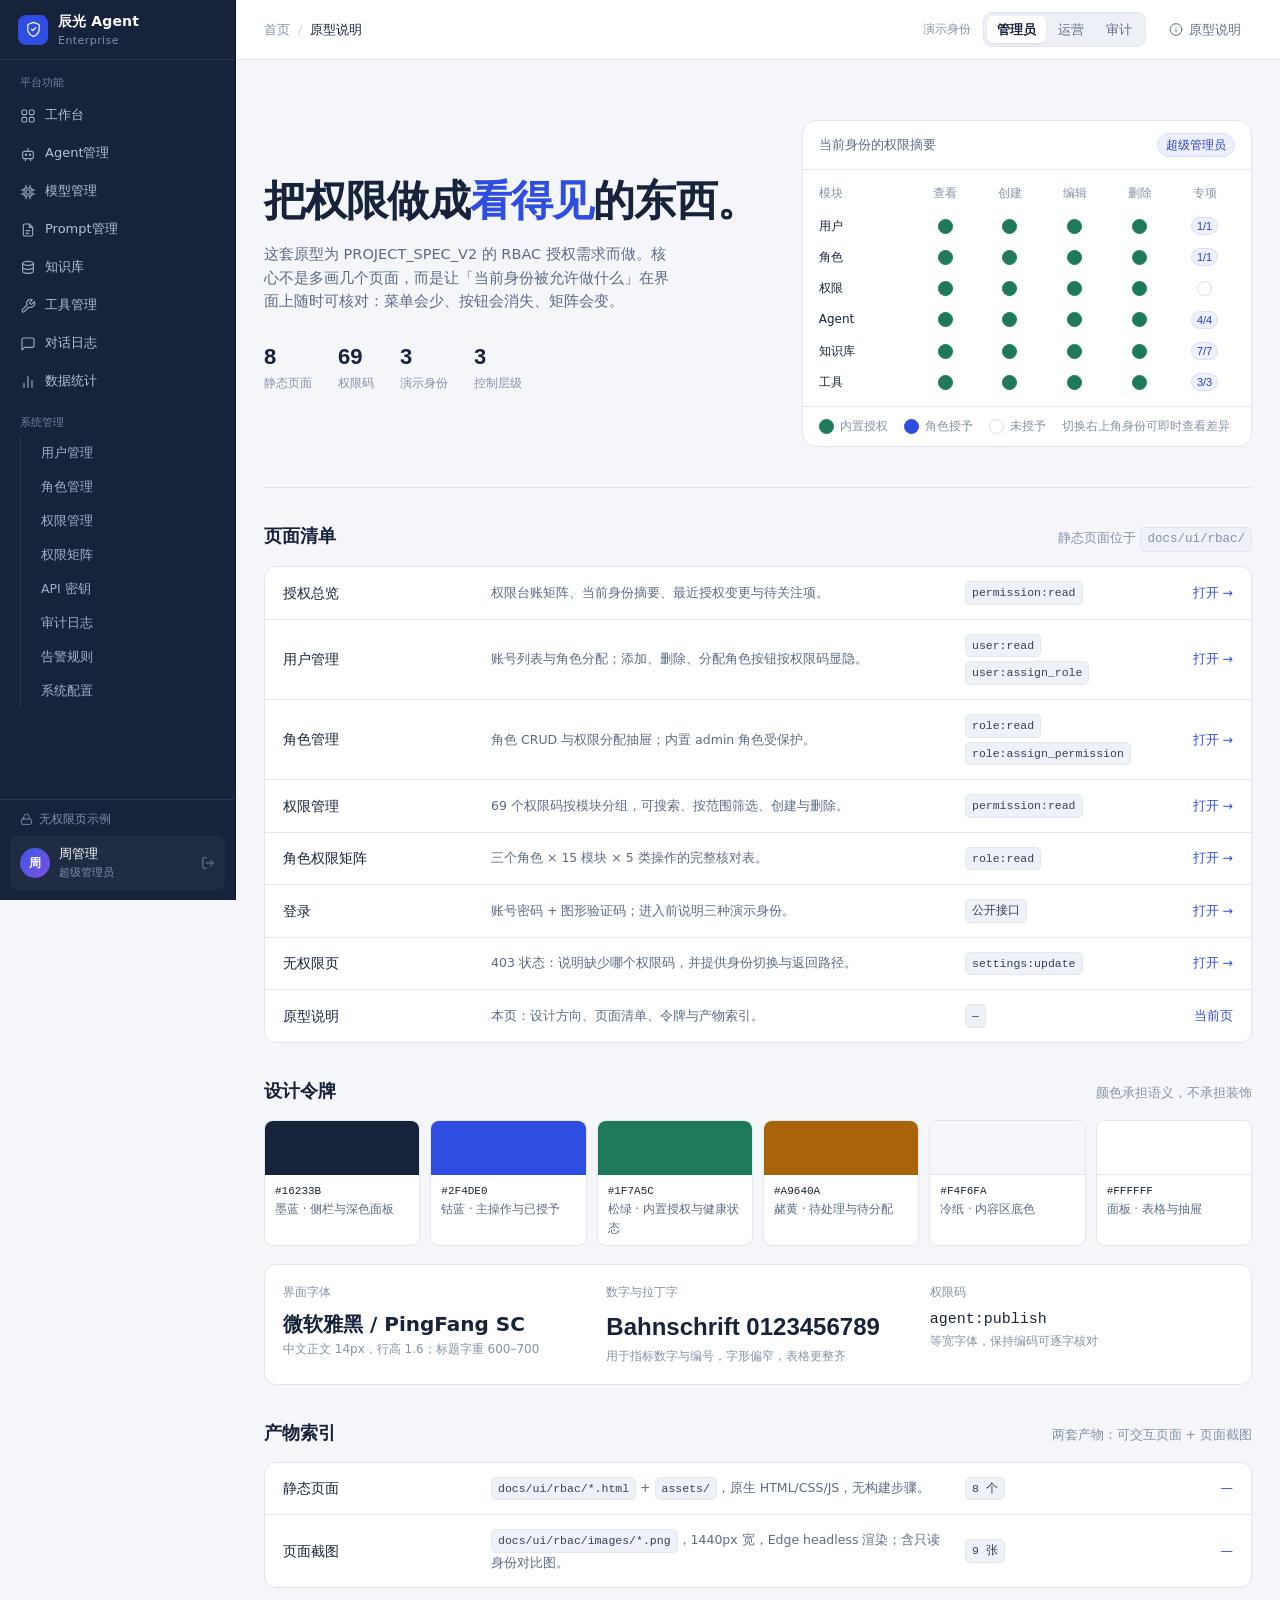
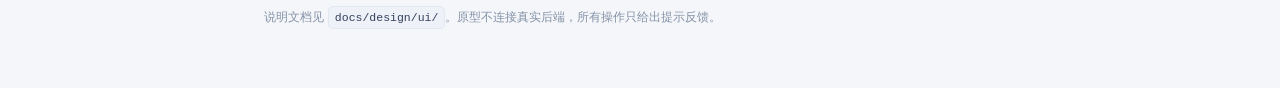
<file: docs/ui/rbac/index.html>
<!doctype html>
<html lang="zh-CN">
<head>
<meta charset="utf-8">
<meta name="viewport" content="width=device-width, initial-scale=1">
<title>原型说明 · 辰光 Agent RBAC</title>
<link rel="stylesheet" href="assets/styles.css">
</head>
<body data-page="index" data-title="原型说明">
<div class="app">
  <aside class="sidebar" id="sidebar"></aside>
  <div class="main">
    <header class="topbar" id="topbar"></header>

    <main class="content" data-gate-scope>
      <section class="hero">
        <div>
          <h1>把权限做成<em>看得见</em>的东西。</h1>
          <p>这套原型为 PROJECT_SPEC_V2 的 RBAC 授权需求而做。核心不是多画几个页面，而是让「当前身份被允许做什么」在界面上随时可核对：菜单会少、按钮会消失、矩阵会变。</p>
          <div class="hero-meta">
            <div><span class="k">8</span><span class="v">静态页面</span></div>
            <div><span class="k">69</span><span class="v">权限码</span></div>
            <div><span class="k">3</span><span class="v">演示身份</span></div>
            <div><span class="k">3</span><span class="v">控制层级</span></div>
          </div>
        </div>

        <div class="hero-card">
          <div class="hero-card-head">
            <span>当前身份的权限摘要</span>
            <span class="badge badge-blue" data-role-name>超级管理员</span>
          </div>
          <div class="hero-card-body">
            <div class="mini-row head">
              <span>模块</span><span class="cell">查看</span><span class="cell">创建</span><span class="cell">编辑</span><span class="cell">删除</span><span class="cell">专项</span>
            </div>
            <div data-mini-matrix-body></div>
          </div>
          <div class="matrix-legend">
            <span class="legend-item"><span class="dot on sup"></span>内置授权</span>
            <span class="legend-item"><span class="dot on"></span>角色授予</span>
            <span class="legend-item"><span class="dot"></span>未授予</span>
            <span class="legend-item">切换右上角身份可即时查看差异</span>
          </div>
        </div>
      </section>

      <div class="section-head">
        <h2>页面清单</h2>
        <span>静态页面位于 <span class="code">docs/ui/rbac/</span></span>
      </div>

      <div class="page-list">
        <a href="dashboard.html">
          <span class="pname">授权总览</span>
          <span class="pdesc">权限台账矩阵、当前身份摘要、最近授权变更与待关注项。</span>
          <span class="pcode"><span class="code">permission:read</span></span>
          <span class="pgo">打开 →</span>
        </a>
        <a href="users.html">
          <span class="pname">用户管理</span>
          <span class="pdesc">账号列表与角色分配；添加、删除、分配角色按钮按权限码显隐。</span>
          <span class="pcode"><span class="code">user:read</span><span class="code">user:assign_role</span></span>
          <span class="pgo">打开 →</span>
        </a>
        <a href="roles.html">
          <span class="pname">角色管理</span>
          <span class="pdesc">角色 CRUD 与权限分配抽屉；内置 admin 角色受保护。</span>
          <span class="pcode"><span class="code">role:read</span><span class="code">role:assign_permission</span></span>
          <span class="pgo">打开 →</span>
        </a>
        <a href="permissions.html">
          <span class="pname">权限管理</span>
          <span class="pdesc">69 个权限码按模块分组，可搜索、按范围筛选、创建与删除。</span>
          <span class="pcode"><span class="code">permission:read</span></span>
          <span class="pgo">打开 →</span>
        </a>
        <a href="matrix.html">
          <span class="pname">角色权限矩阵</span>
          <span class="pdesc">三个角色 × 15 模块 × 5 类操作的完整核对表。</span>
          <span class="pcode"><span class="code">role:read</span></span>
          <span class="pgo">打开 →</span>
        </a>
        <a href="login.html">
          <span class="pname">登录</span>
          <span class="pdesc">账号密码 + 图形验证码；进入前说明三种演示身份。</span>
          <span class="pcode"><span class="code">公开接口</span></span>
          <span class="pgo">打开 →</span>
        </a>
        <a href="denied.html">
          <span class="pname">无权限页</span>
          <span class="pdesc">403 状态：说明缺少哪个权限码，并提供身份切换与返回路径。</span>
          <span class="pcode"><span class="code">settings:update</span></span>
          <span class="pgo">打开 →</span>
        </a>
        <a href="index.html">
          <span class="pname">原型说明</span>
          <span class="pdesc">本页：设计方向、页面清单、令牌与产物索引。</span>
          <span class="pcode"><span class="code">—</span></span>
          <span class="pgo">当前页</span>
        </a>
      </div>

      <div class="section-head">
        <h2>设计令牌</h2>
        <span>颜色承担语义，不承担装饰</span>
      </div>

      <div class="token-grid" style="margin-bottom:18px">
        <div class="swatch">
          <div class="swatch-color" style="background:#16233b"></div>
          <div class="swatch-meta"><b>#16233B</b>墨蓝 · 侧栏与深色面板</div>
        </div>
        <div class="swatch">
          <div class="swatch-color" style="background:#2f4de0"></div>
          <div class="swatch-meta"><b>#2F4DE0</b>钴蓝 · 主操作与已授予</div>
        </div>
        <div class="swatch">
          <div class="swatch-color" style="background:#1f7a5c"></div>
          <div class="swatch-meta"><b>#1F7A5C</b>松绿 · 内置授权与健康状态</div>
        </div>
        <div class="swatch">
          <div class="swatch-color" style="background:#a9640a"></div>
          <div class="swatch-meta"><b>#A9640A</b>赭黄 · 待处理与待分配</div>
        </div>
        <div class="swatch">
          <div class="swatch-color" style="background:#f4f6fa;border-bottom:1px solid #e1e6ef"></div>
          <div class="swatch-meta"><b>#F4F6FA</b>冷纸 · 内容区底色</div>
        </div>
        <div class="swatch">
          <div class="swatch-color" style="background:#ffffff;border-bottom:1px solid #e1e6ef"></div>
          <div class="swatch-meta"><b>#FFFFFF</b>面板 · 表格与抽屉</div>
        </div>
      </div>

      <div class="panel">
        <div class="panel-body" style="display:grid;grid-template-columns:repeat(auto-fit,minmax(220px,1fr));gap:20px">
          <div>
            <div class="cell-sub" style="margin-bottom:6px">界面字体</div>
            <div style="font-size:20px;font-weight:600">微软雅黑 / PingFang SC</div>
            <div class="cell-sub">中文正文 14px，行高 1.6；标题字重 600–700</div>
          </div>
          <div>
            <div class="cell-sub" style="margin-bottom:6px">数字与拉丁字</div>
            <div style="font-family:var(--font-num);font-size:24px;font-weight:600">Bahnschrift 0123456789</div>
            <div class="cell-sub">用于指标数字与编号，字形偏窄，表格更整齐</div>
          </div>
          <div>
            <div class="cell-sub" style="margin-bottom:6px">权限码</div>
            <div style="font-family:var(--font-mono);font-size:15px">agent:publish</div>
            <div class="cell-sub">等宽字体，保持编码可逐字核对</div>
          </div>
        </div>
      </div>

      <div class="section-head">
        <h2>产物索引</h2>
        <span>两套产物：可交互页面 + 页面截图</span>
      </div>

      <div class="page-list">
        <div style="display:grid;grid-template-columns:190px minmax(0,1fr) 160px 90px;gap:18px;padding:14px 18px;border-bottom:1px solid var(--line);align-items:center">
          <span class="pname">静态页面</span>
          <span class="pdesc"><span class="code">docs/ui/rbac/*.html</span> + <span class="code">assets/</span>，原生 HTML/CSS/JS，无构建步骤。</span>
          <span class="pcode"><span class="code">8 个</span></span>
          <span class="pgo">—</span>
        </div>
        <div style="display:grid;grid-template-columns:190px minmax(0,1fr) 160px 90px;gap:18px;padding:14px 18px;align-items:center">
          <span class="pname">页面截图</span>
          <span class="pdesc"><span class="code">docs/ui/rbac/images/*.png</span>，1440px 宽，Edge headless 渲染；含只读身份对比图。</span>
          <span class="pcode"><span class="code">9 张</span></span>
          <span class="pgo">—</span>
        </div>
      </div>

      <p class="cell-sub" style="margin-top:18px">说明文档见 <span class="code">docs/design/ui/</span>。原型不连接真实后端，所有操作只给出提示反馈。</p>
    </main>
  </div>
</div>

<script src="assets/app.js"></script>
</body>
</html>
</file>
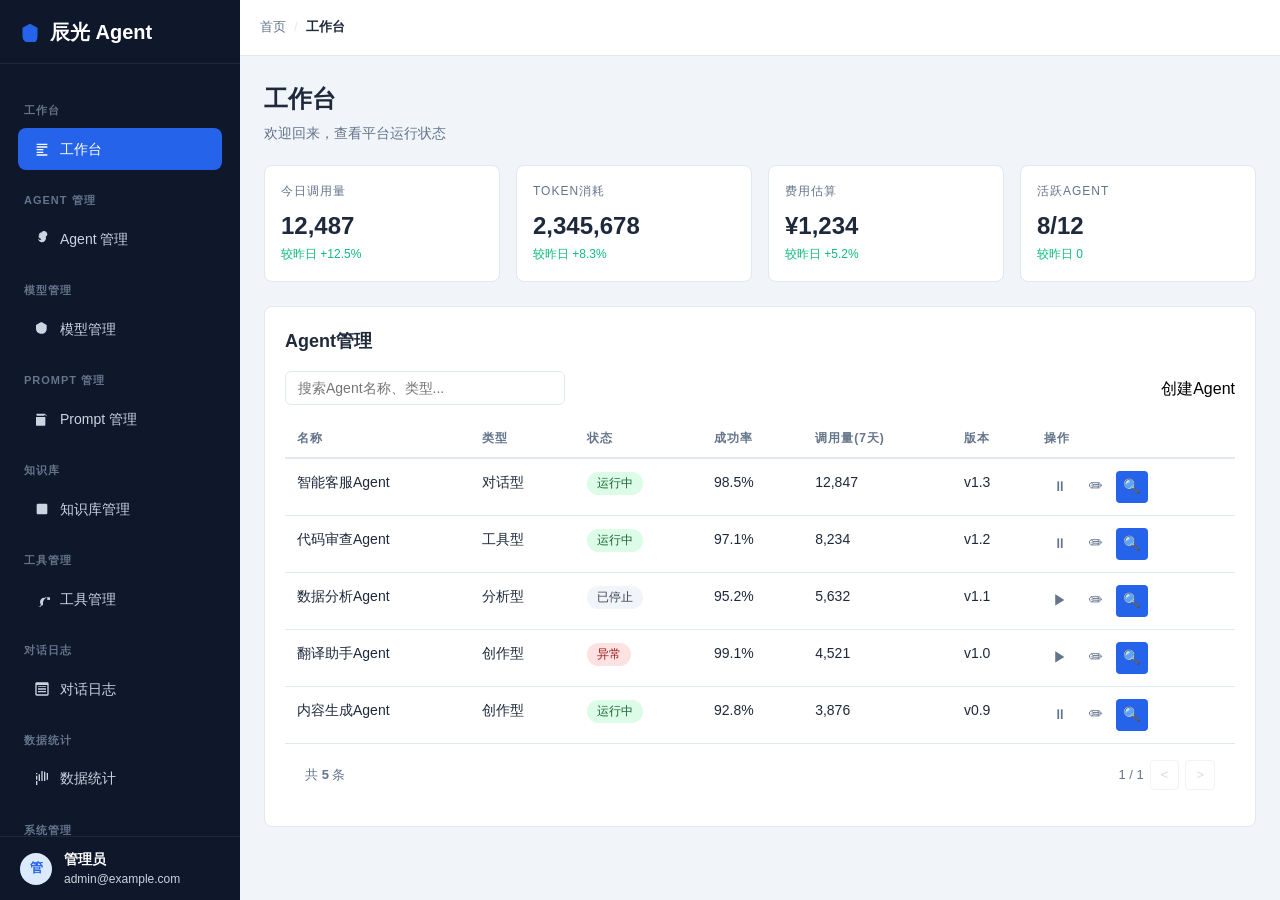
<file: docs/ui/v1_dashboard.html>
<!DOCTYPE html>
<html lang="zh-CN">
<head>
<meta charset="UTF-8">
<meta name="viewport" content="width=device-width, initial-scale=1.0">
<title>辰光 Agent - 工作台</title>
<style>
/* Layout Design Spec Based System */
:root {
  --sidebar-dark: #0F172A;
  --sidebar-text: #CBD5E1;
  --sidebar-active: #2563EB;
  --main-bg: #F1F5F9;
  --card: #FFFFFF;
  --border: #E2E8F0;
  --text: #1E293B;
  --text-muted: #64748B;
  --accent: #2563EB;
  --accent-light: #DBEAFE;
  --success: #10B981;
  --warning: #F59E0B;
  --danger: #EF4444;
  --radius-lg: 8px;
  --radius-md: 6px;
  --radius-sm: 4px;
}

* {
  box-sizing: border-box;
  margin: 0;
  padding: 0;
}

body {
  font-family: -apple-system, BlinkMacSystemFont, "Segoe UI", Roboto, "Helvetica Neue", Arial, sans-serif;
  background: var(--main-bg);
  color: var(--text);
  line-height: 1.6;
}

a { color: inherit; text-decoration: none; }
img { max-width: 100%; display: block; }
button { cursor: pointer; border: none; background: none; font: inherit; }

/* Layout Structure */
.app {
  display: flex;
  min-height: 100vh;
}

/* Sidebar Navigation */
.sidebar {
  width: 240px;
  background: var(--sidebar-dark);
  flex-shrink: 0;
  display: flex;
  flex-direction: column;
  position: sticky;
  top: 0;
  height: 100vh;
  overflow-y: auto;
}

.sidebar-header {
  height: 64px;
  display: flex;
  align-items: center;
  padding: 0 20px;
  border-bottom: 1px solid #1E293B;
}

.sidebar-header .logo {
  display: flex;
  align-items: center;
  font-size: 20px;
  font-weight: 700;
  color: white;
}

.sidebar-header .icon {
  margin-right: 10px;
  fill: var(--accent);
  width: 20px;
  height: 20px;
}

.sidebar-nav {
  flex: 1;
  padding: 16px 12px;
  overflow-y: auto;
}

.group-title {
  font-size: 11px;
  font-weight: 700;
  text-transform: uppercase;
  letter-spacing: 1px;
  color: var(--text-muted);
  padding: 6px 12px;
  margin-top: 16px;
}

.sidebar-nav a {
  display: flex;
  align-items: center;
  padding: 10px 16px;
  margin: 2px 6px;
  border-radius: var(--radius-lg);
  color: var(--sidebar-text);
  font-size: 14px;
  font-weight: 500;
  transition: all 0.15s;
}

.sidebar-nav a:hover {
  background: #1E2A3B;
}

.sidebar-nav a.active {
  background: var(--sidebar-active);
  color: white;
}

.sidebar-nav a.active .icon {
  margin-right: 10px;
  fill: white;
}

.sidebar-nav .icon {
  fill: var(--sidebar-text);
  margin-right: 10px;
  width: 16px;
  height: 16px;
}

.sidebar-user {
  height: 64px;
  border-top: 1px solid #1E293B;
  padding: 0 20px;
  display: flex;
  align-items: center;
}

.sidebar-user .avatar {
  width: 32px;
  height: 32px;
  border-radius: 50%;
  background: var(--accent-light);
  display: flex;
  align-items: center;
  justify-content: center;
  color: var(--accent);
  font-weight: 700;
  font-size: 13px;
}

.sidebar-user .meta {
  margin-left: 12px;
}

.sidebar-user .name {
  font-size: 14px;
  font-weight: 600;
  color: white;
}

.sidebar-user .email {
  font-size: 12px;
  color: var(--sidebar-text);
}

/* Main Content */
.main {
  flex: 1;
  display: flex;
  flex-direction: column;
  overflow: hidden;
}

.header {
  height: 56px;
  background: var(--card);
  border-bottom: 1px solid var(--border);
  display: flex;
  align-items: center;
  padding: 0 20px;
}

.header .path {
  display: flex;
  align-items: center;
  font-size: 13px;
}

.header .path a:not(:last-child) {
  color: var(--text-muted);
}

.header .path a:last-child {
  font-weight: 600;
  color: var(--text);
}

.header .path a:not(:last-child)::after {
  content: '/';
  margin: 0 8px;
  color: var(--border);
}

.content {
  flex: 1;
  overflow-y: auto;
  padding: 24px;
}

.page {
  max-width: 1200px;
  margin: 0 auto;
  width: 100%;
}

.page h1 {
  font-size: 24px;
  font-weight: 700;
  margin-bottom: 4px;
}

.page .subtitle {
  color: var(--text-muted);
  font-size: 14px;
  margin-bottom: 20px;
}

/* Stats Cards */
.stats {
  display: grid;
  grid-template-columns: repeat(4, 1fr);
  gap: 16px;
  margin-bottom: 24px;
}

.stat {
  background: var(--card);
  border: 1px solid var(--border);
  border-radius: var(--radius-lg);
  padding: 16px;
}

.stat .label {
  font-size: 12px;
  text-transform: uppercase;
  letter-spacing: 1px;
  color: var(--text-muted);
  margin-bottom: 6px;
}

.stat .value {
  font-size: 24px;
  font-weight: 700;
}

.stat .trend {
  font-size: 12px;
  color: var(--success);
}

/* Tables */
.table-card {
  background: var(--card);
  border: 1px solid var(--border);
  border-radius: var(--radius-lg);
  padding: 20px;
  margin-bottom: 24px;
}

.table-card h2 {
  font-size: 18px;
  font-weight: 600;
  margin-bottom: 16px;
}

.table-card .toolbar {
  display: flex;
  align-items: center;
  justify-content: space-between;
  margin-bottom: 12px;
}

.table-card .toolbar .left {
  display: flex;
  align-items: center;
  gap: 8px;
}

.table-card .toolbar input {
  padding: 8px 12px;
  border: 1px solid var(--border);
  border-radius: var(--radius-md);
  width: 280px;
  font-size: 14px;
  outline: none;
}

.table-card .toolbar input:focus {
  border-color: var(--accent);
}

table {
  width: 100%;
  border-collapse: collapse;
  font-size: 14px;
}

th, td {
  padding: 12px;
  border-bottom: 1px solid var(--border);
  text-align: left;
}

th {
  text-align: left;
  font-size: 12px;
  font-weight: 600;
  text-transform: uppercase;
  letter-spacing: 1px;
  color: var(--text-muted);
  padding: 12px 12px 8px;
  border-bottom: 2px solid var(--border);
}

td {
  vertical-align: top;
}

body tr:hover {
  background: #F8FAFC;
}

body tr td:first-child {
  font-weight: 500;
}

.badge {
  display: inline-block;
  padding: 2px 10px;
  border-radius: 12px;
  font-size: 12px;
  font-weight: 500;
}

.badge.default-bg {
  background: #F1F5F9;
  color: #374151;
}

.badge.success-bg {
  background: #DCFCE7;
  color: #166534;
}

.badge.warning-bg {
  background: #FEF9C3;
  color: #854D0E;
}

.badge.danger-bg {
  background: #FEE2E2;
  color: #991B1B;
}

.actions button {
  display: inline-flex;
  align-items: center;
  justify-content: center;
  width: 32px;
  height: 32px;
  border-radius: 4px;
  color: var(--text-muted);
  transition: background 0.15s;
}

.actions button:hover {
  background: #F1F5F9;
}

.actions button.primary {
  background: var(--accent);
  color: white;
}

.actions button.primary:hover {
  background: #1D4ED8;
}

/* Pagination */
.pagination {
  display: flex;
  align-items: center;
  justify-content: space-between;
  padding: 16px 20px;
  color: var(--text-muted);
  font-size: 13px;
}

.pagination .left span {
  margin-right: 8px;
}

.pagination .right {
  display: flex;
  align-items: center;
  gap: 6px;
}

.pagination button {
  border: 1px solid var(--border);
  border-radius: var(--radius-sm);
  padding: 4px 10px;
  font-size: 13px;
  background: var(--card);
}

.pagination button.active {
  background: var(--accent);
  color: white;
  border-color: var(--accent);
}

.pagination button:disabled {
  opacity: 0.5;
  cursor: not-allowed;
}

/* Responsive */
@media (max-width: 768px) {
  .stats {
    grid-template-columns: repeat(2, 1fr);
  }

  .sidebar {
    width: 64px;
  }

  .sidebar-header .logo span,
  .sidebar-nav .group-title,
  .sidebar-user .meta {
    display: none;
  }

  .sidebar-nav a {
    width: 48px;
    justify-content: center;
    padding: 12px;
    margin: 2px 0;
  }

  .sidebar-nav a.active .icon {
    margin: 0;
  }

  .sidebar-nav .icon {
    margin: 0;
  }

  .sidebar-user {
    padding: 12px;
  }

  .sidebar-user .avatar {
    width: 32px;
  }
}
</style>
</head>
<body>
<div class="app">
  <!-- Sidebar Navigation -->
  <aside class="sidebar">
    <div class="sidebar-header">
      <div class="logo">
        <svg class="icon" viewBox="0 0 24 24"><path d="M12 2L3 7v10c0 4.4 3.6 8 9 9s9-3.6 9-9V7l-9-5z"/></svg>
        <span>辰光 Agent</span>
      </div>
    </div>

    <nav class="sidebar-nav">
      <div class="group-title">工作台</div>
      <a href="v1_dashboard.html" class="active">
        <svg class="icon" viewBox="0 0 24 24"><path d="M4 4h16v2H4zM4 8h16v2H4zM4 12h10v2H4zM4 16h10v2H4zM4 20h16v2H4z"/></svg>
        <span>工作台
      </a>

      <div class="group-title">Agent 管理</div>
      <a href="v2_agents.html">
        <svg class="icon" viewBox="0 0 24 24"><path d="M12 2C9.24 2 7 4.24 7 7c0 2.24 1.41 4.14 3.28 4.78.27.09.42.34.42.62 0 .35-.27.64-.62.72C8.06 13.93 6 12.18 6 10 6 7.24 8.24 5 11 5c.55 0 1.08.12 1.57.33.26-.23.56-.41.89-.51C12.46 5.09 11.76 5 11 5 8.79 5 6 7.79 6 11c0 3.21 2.79 6 6 6s6-2.79 6-6c0-.76-.17-1.49-.45-2.16.34-.26.62-.58.82-.95C19.57 7.14 20 6.1 20 5c0-2.76-2.24-5-5-5-.76 0-1.49.17-2.16.45z"/></svg>
        <span>Agent 管理
      </a>

      <div class="group-title">模型管理</div>
      <a href="v3_models.html">
        <svg class="icon" viewBox="0 0 24 24"><path d="M12 2l7 4v6c0 3.3-2.2 6.1-5.4 7l-1.6.3c-.3.1-.6.1-.9 0l-1.6-.3C5.2 18.1 3 15.3 3 12V6l7-4z"/></svg>
        <span>模型管理
      </a>

      <div class="group-title">Prompt 管理</div>
      <a href="v4_prompts.html">
        <svg class="icon" viewBox="0 0 24 24"><path d="M3 5c0-.55.45-1 1-1h12.17l2.83 2.83c.18.18.25.43.17.66a.5.5 0 01-.64.3A1.97 1.97 0 0015 7H4V5h1zm0 4v12c0 .55.45 1 1 1h12c.55 0 1-.45 1-1V9H4z"/></svg>
        <span>Prompt 管理
      </a>

      <div class="group-title">知识库</div>
      <a href="v5_kb.html">
        <svg class="icon" viewBox="0 0 24 24"><path d="M4 6c0-1.1.9-2 2-2h12c1.1 0 2 .9 2 2v12c0 1.1-.9 2-2 2H6c-1.1 0-2-.9-2-2V6zm10 0h4v12h-4V6zM4 8h4v12H6c-1.1 0-2-.9-2-2V8zm2 0v12"/></svg>
        <span>知识库管理
      </a>

      <div class="group-title">工具管理</div>
      <a href="v6_tools.html">
        <svg class="icon" viewBox="0 0 24 24"><path d="M19.43 12.98c.04-.32.57-.99.57-1.65 0-1.05-.95-1.95-2.08-1.95-.63 0-1.23.28-1.57.75 -.35-.02-.7-.03-1.05-.03-3.45 0-6.25 2.8-6.25 6.25 0 1.51.5 2.94 1.37 4.05-.58 1.23-1.32 2.36-2.18 3.35-.28-.18-.6-.3-.95-.3-.81 0-1.45.64-1.45 1.44 0 .27.08.51.21.71l.03.05c.13.25.3.48.53.66v2.35c0 .55.45 1 1 1 1.11 0 2-.89 2-2v-3.02c0-1.76 1.42-3.18 3.17-3.18.31 0 .61.04.9.11-.19-1.01-.28-2.05-.28-3.11 0-4.97 4.03-9 9-9s9 4.03 9 9-4.03 9-9 9c-1.07 0-2.09-.1-3.06-.28v2.67c0 .28.22.5.5.5.16 0 .3-.15.3-.32l.12-.35v-2.65c-.62-.43-1.15-.97-1.52-1.6 1.05-.55 2.19-.87 3.42-.87 3.86 0 7-3.14 7-7v-1.52c0-.34.23-.6.5-.6h2.65c.87 0 1.59-.73 1.59-1.65 0-.41-.14-.79-.36-1.1z"/></svg>
        <span>工具管理
      </a>

      <div class="group-title">对话日志</div>
      <a href="v7_conversations.html">
        <svg class="icon" viewBox="0 0 24 24"><path d="M20 2H4c-1.1 0-2 .9-2 2v16c0 1.1.9 2 2 2h16c1.1 0 2-.9 2-2V4c0-1.1-.9-2-2-2zm0 18H4V6h16v14zm-2-3H6v-2h12v2zm0-4H6v-2h12v2zm0-4H6V8h12v2z"/></svg>
        <span>对话日志
      </a>

      <div class="group-title">数据统计</div>
      <a href="v8_analytics.html">
        <svg class="icon" viewBox="0 0 24 24"><path d="M3 3h2v2H3zm0 4h2v6H3zm0 8h2v6H3zm4-10h2v10H7zm4-6h2v16h-2zm4 2h2v14h-2zm4 2h2v10h-2z"/></svg>
        <span>数据统计
      </a>

      <div class="group-title">系统管理</div>
      <a href="v9_system.html">
        <svg class="icon" viewBox="0 0 24 24"><path d="M12 8c-2.21 0-4 1.79-4 4s1.79 4 4 4 4-1.79 4-4-1.79-4-4-4zm0-2a6 6 0 1 1 0 12 6 6 0 0 1 0-12z"/><circle cx="12" cy="12" r="1" fill="currentColor"/><path d="M19.59 7.05L18.17 5.64c.12-.45.12-.79.12-1.16 0-.19-.01-.37-.04-.56l1.47 1.47c.15 1.08-.29 1.95-.91 2.57z"/></svg>
        <span>系统管理
      </a>
    </nav>

    <div class="sidebar-user">
      <div class="avatar">管</div>
      <div class="meta">
        <div class="name">管理员</div>
        <div class="email">admin@example.com</div>
      </div>
    </div>
  </aside>

  <!-- Main Content -->
  <section class="main">
    <!-- Header/breadcrumb -->
    <header class="header">
      <nav class="path" aria-label="breadcrumb">
        <a href="v1_dashboard.html">首页</a>
        <a href="#" class="last">工作台</a>
      </nav>
    </header>

    <main class="content">
      <div class="page">
        <h1>工作台</h1>
        <p class="subtitle">欢迎回来，查看平台运行状态</p>

        <!-- Stats Cards -->
        <div class="stats">
          <div class="stat">
            <div class="label">今日调用量</div>
            <div class="value" id="stat-calls">--</div>
            <div class="trend" id="callsTrend"></div>
          </div>
          <div class="stat">
            <div class="label">Token消耗</div>
            <div class="value" id="stat-tokens">--</div>
            <div class="trend" id="tokensTrend"></div>
          </div>
          <div class="stat">
            <div class="label">费用估算</div>
            <div class="value" id="stat-cost">--</div>
            <div class="trend" id="costTrend"></div>
          </div>
          <div class="stat">
            <div class="label">活跃Agent</div>
            <div class="value" id="stat-agents">--</div>
            <div class="trend" id="agentsTrend"></div>
          </div>
        </div>

        <!-- Agent Table -->
        <div class="table-card">
          <h2>Agent管理</h2>
          <div class="toolbar">
            <div class="left">
              <input type="text" id="search" placeholder="搜索Agent名称、类型...">
            </div>
            <button class="primary">创建Agent</button>
          </div>
          <table id="agent-table">
            <thead>
              <tr>
                <th>名称</th>
                <th>类型</th>
                <th>状态</th>
                <th>成功率</th>
                <th>调用量(7天)</th>
                <th>版本</th>
                <th>操作</th>
              </tr>
            </thead>
            <tbody></tbody>
          </table>
          <div class="pagination">
            <div class="left"><span>共 <strong id="total-count">0</strong> 条</span></div>
            <div class="right">
              <span id="page-info">1 / 1</span>
              <button id="prev" disabled>&lt;</button>
              <button id="next" disabled>&gt;</button>
            </div>
          </div>
        </div>
      </div>
    </main>
  </section>
</div>

<script>
// Data mock based on docs markdown
const stats = {
  todayCalls: 12487,
  tokenUsage: 2345678,
  cost: 1234,
  activeAgents: 8,
  totalAgents: 12,
  todayCallsTrend: 12.5,
  tokenUsageTrend: 8.3,
  costTrend: 5.2
};

const agents = [
  {name:'智能客服Agent',type:'对话型',status:'running',success:98.5,calls:12847,version:'v1.3'},
  {name:'代码审查Agent',type:'工具型',status:'running',success:97.1,calls:8234,version:'v1.2'},
  {name:'数据分析Agent',type:'分析型',status:'stopped',success:95.2,calls:5632,version:'v1.1'},
  {name:'翻译助手Agent',type:'创作型',status:'error',success:99.1,calls:4521,version:'v1.0'},
  {name:'内容生成Agent',type:'创作型',status:'running',success:92.8,calls:3876,version:'v0.9'}
];

const PAGE_SIZE = 5;
let current = 1, filtered = [];

function formatNumber(num) { return num.toLocaleString(); }
function statusBadge(s) {
  const map = {
    running: ['运行中', 'success-bg'],
    stopped: ['已停止', 'default-bg'],
    error: ['异常', 'danger-bg']
  };
  const [label, cls] = map[s] || ['草稿', 'warning-bg'];
  return `<span class="badge ${cls}">${label}</span>`;
}

function renderStats() {
  document.getElementById('stat-calls').textContent = formatNumber(stats.todayCalls);
  document.getElementById('callsTrend').textContent = `较昨日 +${stats.todayCallsTrend}%`;
  document.getElementById('stat-tokens').textContent = formatNumber(stats.tokenUsage);
  document.getElementById('tokensTrend').textContent = `较昨日 +${stats.tokenUsageTrend}%`;
  document.getElementById('stat-cost').textContent = `¥${formatNumber(stats.cost)}`;
  document.getElementById('costTrend').textContent = `较昨日 +${stats.costTrend}%`;
  document.getElementById('stat-agents').textContent = `${stats.activeAgents}/${stats.totalAgents}`;
  document.getElementById('agentsTrend').textContent = `较昨日 0`;
}

function doFilter() {
  const term = document.getElementById('search').value.toLowerCase();
  filtered = agents.filter(a => a.name.toLowerCase().includes(term) || a.type.toLowerCase().includes(term));
  current = 1;
  renderTable();
}

function renderTable() {
  const tbody = document.querySelector('#agent-table tbody');
  const start = (current - 1) * PAGE_SIZE;
  const end = start + PAGE_SIZE;
  const page = filtered.slice(start, end);
  document.getElementById('total-count').textContent = filtered.length;
  const totalPages = Math.ceil(filtered.length / PAGE_SIZE) || 1;
  document.getElementById('page-info').textContent = `${current} / ${totalPages}`;
  document.getElementById('prev').disabled = current <= 1;
  document.getElementById('next').disabled = current >= totalPages;
  tbody.innerHTML = page.map(a => `<tr>
    <td>${a.name}</td>
    <td>${a.type}</td>
    <td>${statusBadge(a.status)}</td>
    <td>${a.success}%</td>
    <td>${formatNumber(a.calls)}</td>
    <td>${a.version}</td>
    <td class="actions">
      <button title="${a.status === 'running' ? '停止' : '启动'}">${a.status === 'running' ? '⏸' : '▶'}</button>
      <button title="编辑">✏</button>
      <button class="primary" title="查看">🔍</button>
    </td>
  </tr>`).join('');
}

document.getElementById('prev').onclick = () => {
  if (current > 1) {
    current--;
    renderTable();
  }
};

document.getElementById('next').onclick = () => {
  if (current < Math.ceil(filtered.length / PAGE_SIZE) || 1) {
    current++;
    renderTable();
  }
};

document.getElementById('search').addEventListener('input', doFilter);

renderStats();
doFilter();
</script>
</body>
</html>
</file>
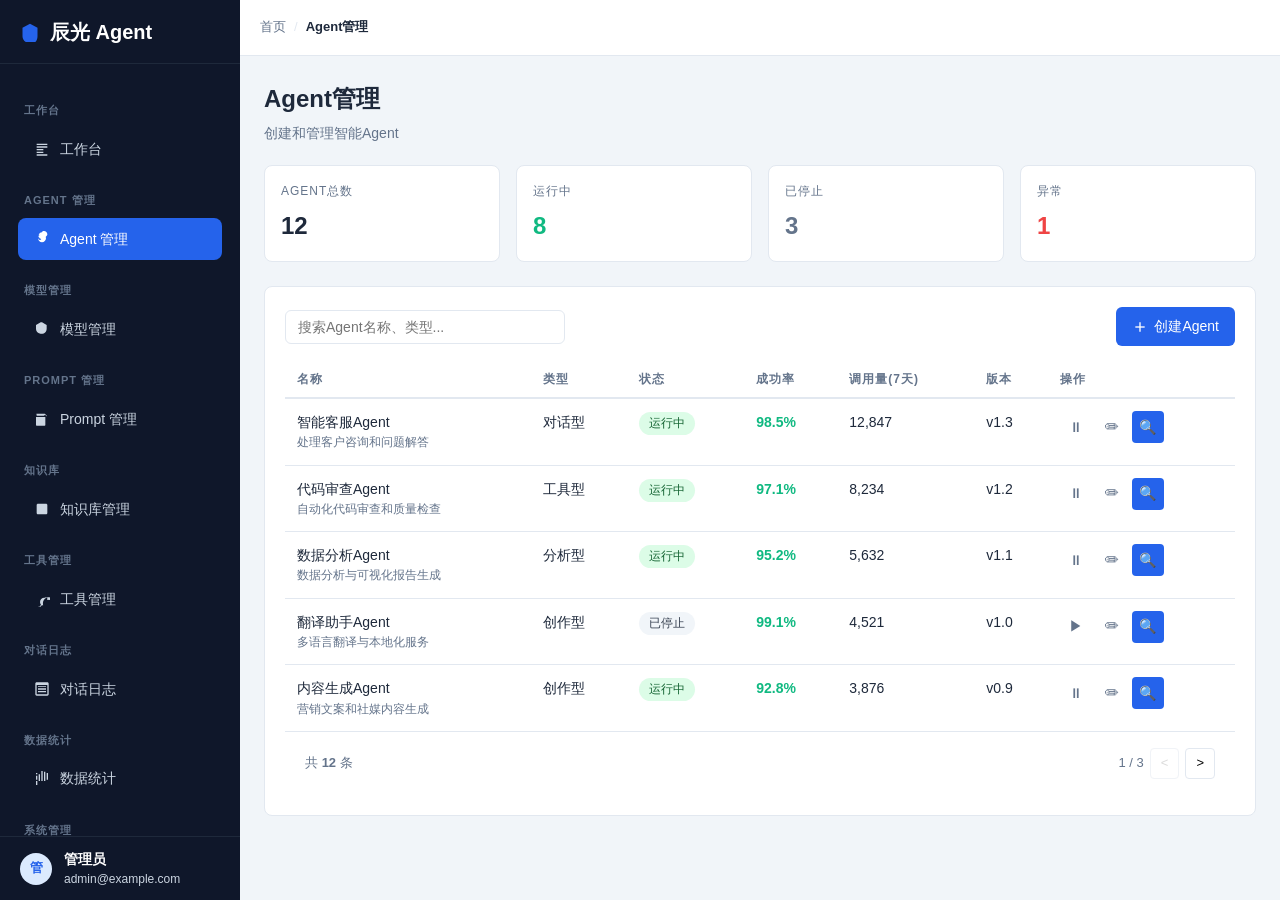
<file: docs/ui/v2_agents.html>
<!DOCTYPE html>
<html lang="zh-CN">
<head>
<meta charset="UTF-8">
<meta name="viewport" content="width=device-width, initial-scale=1.0">
<title>辰光 Agent - Agent管理</title>
<style>
/* Layout Design Spec Based System */
:root {
  --sidebar-dark: #0F172A;
  --sidebar-text: #CBD5E1;
  --sidebar-active: #2563EB;
  --main-bg: #F1F5F9;
  --card: #FFFFFF;
  --border: #E2E8F0;
  --text: #1E293B;
  --text-muted: #64748B;
  --accent: #2563EB;
  --accent-light: #DBEAFE;
  --success: #10B981;
  --warning: #F59E0B;
  --danger: #EF4444;
  --radius-lg: 8px;
  --radius-md: 6px;
  --radius-sm: 4px;
}

* {
  box-sizing: border-box;
  margin: 0;
  padding: 0;
}

body {
  font-family: -apple-system, BlinkMacSystemFont, "Segoe UI", Roboto, "Helvetica Neue", Arial, sans-serif;
  background: var(--main-bg);
  color: var(--text);
  line-height: 1.6;
}

a { color: inherit; text-decoration: none; }
img { max-width: 100%; display: block; }
button { cursor: pointer; border: none; background: none; font: inherit; }

/* Layout Structure */
.app {
  display: flex;
  min-height: 100vh;
}

/* Sidebar Navigation */
.sidebar {
  width: 240px;
  background: var(--sidebar-dark);
  flex-shrink: 0;
  display: flex;
  flex-direction: column;
  position: sticky;
  top: 0;
  height: 100vh;
  overflow-y: auto;
}

.sidebar-header {
  height: 64px;
  display: flex;
  align-items: center;
  padding: 0 20px;
  border-bottom: 1px solid #1E293B;
}

.sidebar-header .logo {
  display: flex;
  align-items: center;
  font-size: 20px;
  font-weight: 700;
  color: white;
}

.sidebar-header .icon {
  margin-right: 10px;
  fill: var(--accent);
  width: 20px;
  height: 20px;
}

.sidebar-nav {
  flex: 1;
  padding: 16px 12px;
  overflow-y: auto;
}

.group-title {
  font-size: 11px;
  font-weight: 700;
  text-transform: uppercase;
  letter-spacing: 1px;
  color: var(--text-muted);
  padding: 6px 12px;
  margin-top: 16px;
}

.sidebar-nav a {
  display: flex;
  align-items: center;
  padding: 10px 16px;
  margin: 2px 6px;
  border-radius: var(--radius-lg);
  color: var(--sidebar-text);
  font-size: 14px;
  font-weight: 500;
  transition: all 0.15s;
}

.sidebar-nav a:hover {
  background: #1E2A3B;
}

.sidebar-nav a.active {
  background: var(--sidebar-active);
  color: white;
}

.sidebar-nav a.active .icon {
  margin-right: 10px;
  fill: white;
}

.sidebar-nav .icon {
  fill: var(--sidebar-text);
  margin-right: 10px;
  width: 16px;
  height: 16px;
}

.sidebar-user {
  height: 64px;
  border-top: 1px solid #1E293B;
  padding: 0 20px;
  display: flex;
  align-items: center;
}

.sidebar-user .avatar {
  width: 32px;
  height: 32px;
  border-radius: 50%;
  background: var(--accent-light);
  display: flex;
  align-items: center;
  justify-content: center;
  color: var(--accent);
  font-weight: 700;
  font-size: 13px;
}

.sidebar-user .meta {
  margin-left: 12px;
}

.sidebar-user .name {
  font-size: 14px;
  font-weight: 600;
  color: white;
}

.sidebar-user .email {
  font-size: 12px;
  color: var(--sidebar-text);
}

/* Main Content */
.main {
  flex: 1;
  display: flex;
  flex-direction: column;
  overflow: hidden;
}

.header {
  height: 56px;
  background: var(--card);
  border-bottom: 1px solid var(--border);
  display: flex;
  align-items: center;
  padding: 0 20px;
}

.header .path {
  display: flex;
  align-items: center;
  font-size: 13px;
}

.header .path a:not(:last-child) {
  color: var(--text-muted);
}

.header .path a:last-child {
  font-weight: 600;
  color: var(--text);
}

.header .path a:not(:last-child)::after {
  content: '/';
  margin: 0 8px;
  color: var(--border);
}

.content {
  flex: 1;
  overflow-y: auto;
  padding: 24px;
}

.page {
  max-width: 1200px;
  margin: 0 auto;
  width: 100%;
}

.page h1 {
  font-size: 24px;
  font-weight: 700;
  margin-bottom: 4px;
}

.page .subtitle {
  color: var(--text-muted);
  font-size: 14px;
  margin-bottom: 20px;
}

/* Stats Cards */
.stats {
  display: grid;
  grid-template-columns: repeat(4, 1fr);
  gap: 16px;
  margin-bottom: 24px;
}

.stat {
  background: var(--card);
  border: 1px solid var(--border);
  border-radius: var(--radius-lg);
  padding: 16px;
}

.stat .label {
  font-size: 12px;
  text-transform: uppercase;
  letter-spacing: 1px;
  color: var(--text-muted);
  margin-bottom: 6px;
}

.stat .value {
  font-size: 24px;
  font-weight: 700;
}

.stat .trend {
  font-size: 12px;
  color: var(--success);
}

/* Tables */
.table-card {
  background: var(--card);
  border: 1px solid var(--border);
  border-radius: var(--radius-lg);
  padding: 20px;
  margin-bottom: 24px;
}

.table-card h2 {
  font-size: 18px;
  font-weight: 600;
  margin-bottom: 16px;
}

.table-card .toolbar {
  display: flex;
  align-items: center;
  justify-content: space-between;
  margin-bottom: 12px;
}

.table-card .toolbar .left {
  display: flex;
  align-items: center;
  gap: 8px;
}

.table-card .toolbar input {
  padding: 8px 12px;
  border: 1px solid var(--border);
  border-radius: var(--radius-md);
  width: 280px;
  font-size: 14px;
  outline: none;
}

.table-card .toolbar input:focus {
  border-color: var(--accent);
}

.btn-primary {
  display: inline-flex;
  align-items: center;
  gap: 6px;
  padding: 8px 16px;
  background: var(--accent);
  color: white;
  border-radius: var(--radius-md);
  font-size: 14px;
  font-weight: 500;
  transition: background 0.15s;
}

.btn-primary:hover {
  background: #1D4ED8;
}

table {
  width: 100%;
  border-collapse: collapse;
  font-size: 14px;
}

th, td {
  padding: 12px;
  border-bottom: 1px solid var(--border);
  text-align: left;
}

th {
  text-align: left;
  font-size: 12px;
  font-weight: 600;
  text-transform: uppercase;
  letter-spacing: 1px;
  color: var(--text-muted);
  padding: 12px 12px 8px;
  border-bottom: 2px solid var(--border);
}

td {
  vertical-align: top;
}

tbody tr:hover {
  background: #F8FAFC;
}

tbody tr td:first-child {
  font-weight: 500;
}

.badge {
  display: inline-block;
  padding: 2px 10px;
  border-radius: 12px;
  font-size: 12px;
  font-weight: 500;
}

.badge.default-bg {
  background: #F1F5F9;
  color: #374151;
}

.badge.success-bg {
  background: #DCFCE7;
  color: #166534;
}

.badge.warning-bg {
  background: #FEF9C3;
  color: #854D0E;
}

.badge.danger-bg {
  background: #FEE2E2;
  color: #991B1B;
}

.actions button {
  display: inline-flex;
  align-items: center;
  justify-content: center;
  width: 32px;
  height: 32px;
  border-radius: 4px;
  color: var(--text-muted);
  transition: background 0.15s;
}

.actions button:hover {
  background: #F1F5F9;
}

.actions button.primary {
  background: var(--accent);
  color: white;
}

.actions button.primary:hover {
  background: #1D4ED8;
}

/* Pagination */
.pagination {
  display: flex;
  align-items: center;
  justify-content: space-between;
  padding: 16px 20px;
  color: var(--text-muted);
  font-size: 13px;
}

.pagination .left span {
  margin-right: 8px;
}

.pagination .right {
  display: flex;
  align-items: center;
  gap: 6px;
}

.pagination button {
  border: 1px solid var(--border);
  border-radius: var(--radius-sm);
  padding: 4px 10px;
  font-size: 13px;
  background: var(--card);
}

.pagination button.active {
  background: var(--accent);
  color: white;
  border-color: var(--accent);
}

.pagination button:disabled {
  opacity: 0.5;
  cursor: not-allowed;
}

/* Responsive */
@media (max-width: 768px) {
  .stats {
    grid-template-columns: repeat(2, 1fr);
  }

  .sidebar {
    width: 64px;
  }

  .sidebar-header .logo span,
  .sidebar-nav .group-title,
  .sidebar-user .meta {
    display: none;
  }

  .sidebar-nav a {
    width: 48px;
    justify-content: center;
    padding: 12px;
    margin: 2px 0;
  }

  .sidebar-nav a.active .icon {
    margin: 0;
  }

  .sidebar-nav .icon {
    margin: 0;
  }

  .sidebar-user {
    padding: 12px;
  }

  .sidebar-user .avatar {
    width: 32px;
  }
}
</style>
</head>
<body>
<div class="app">
  <!-- Sidebar Navigation -->
  <aside class="sidebar">
    <div class="sidebar-header">
      <div class="logo">
        <svg class="icon" viewBox="0 0 24 24"><path d="M12 2L3 7v10c0 4.4 3.6 8 9 9s9-3.6 9-9V7l-9-5z"/></svg>
        <span>辰光 Agent</span>
      </div>
    </div>

    <nav class="sidebar-nav">
      <div class="group-title">工作台</div>
      <a href="v1_dashboard.html"><svg class="icon" viewBox="0 0 24 24"><path d="M4 4h16v2H4zM4 8h16v2H4zM4 12h10v2H4zM4 16h10v2H4zM4 20h16v2H4z"/></svg><span>工作台</a>

      <div class="group-title">Agent 管理</div>
      <a href="v2_agents.html" class="active"><svg class="icon" viewBox="0 0 24 24"><path d="M12 2C9.24 2 7 4.24 7 7c0 2.24 1.41 4.14 3.28 4.78.27.09.42.34.42.62 0 .35-.27.64-.62.72C8.06 13.93 6 12.18 6 10 6 7.24 8.24 5 11 5c.55 0 1.08.12 1.57.33.26-.23.56-.41.89-.51C12.46 5.09 11.76 5 11 5 8.79 5 6 7.79 6 11c0 3.21 2.79 6 6 6s6-2.79 6-6c0-.76-.17-1.49-.45-2.16.34-.26.62-.58.82-.95C19.57 7.14 20 6.1 20 5c0-2.76-2.24-5-5-5-.76 0-1.49.17-2.16.45z"/></svg><span>Agent 管理</a>

      <div class="group-title">模型管理</div>
      <a href="v3_models.html"><svg class="icon" viewBox="0 0 24 24"><path d="M12 2l7 4v6c0 3.3-2.2 6.1-5.4 7l-1.6.3c-.3.1-.6.1-.9 0l-1.6-.3C5.2 18.1 3 15.3 3 12V6l7-4z"/></svg><span>模型管理</a>

      <div class="group-title">Prompt 管理</div>
      <a href="v4_prompts.html"><svg class="icon" viewBox="0 0 24 24"><path d="M3 5c0-.55.45-1 1-1h12.17l2.83 2.83c.18.18.25.43.17.66a.5.5 0 01-.64.3A1.97 1.97 0 0015 7H4V5h1zm0 4v12c0 .55.45 1 1 1h12c.55 0 1-.45 1-1V9H4z"/></svg><span>Prompt 管理</a>

      <div class="group-title">知识库</div>
      <a href="v5_kb.html"><svg class="icon" viewBox="0 0 24 24"><path d="M4 6c0-1.1.9-2 2-2h12c1.1 0 2 .9 2 2v12c0 1.1-.9 2-2 2H6c-1.1 0-2-.9-2-2V6zm10 0h4v12h-4V6zM4 8h4v12H6c-1.1 0-2-.9-2-2V8zm2 0v12"/></svg><span>知识库管理</a>

      <div class="group-title">工具管理</div>
      <a href="v6_tools.html"><svg class="icon" viewBox="0 0 24 24"><path d="M19.43 12.98c.04-.32.57-.99.57-1.65 0-1.05-.95-1.95-2.08-1.95-.63 0-1.23.28-1.57.75 -.35-.02-.7-.03-1.05-.03-3.45 0-6.25 2.8-6.25 6.25 0 1.51.5 2.94 1.37 4.05-.58 1.23-1.32 2.36-2.18 3.35-.28-.18-.6-.3-.95-.3-.81 0-1.45.64-1.45 1.44 0 .27.08.51.21.71l.03.05c.13.25.3.48.53.66v2.35c0 .55.45 1 1 1 1.11 0 2-.89 2-2v-3.02c0-1.76 1.42-3.18 3.17-3.18.31 0 .61.04.9.11-.19-1.01-.28-2.05-.28-3.11 0-4.97 4.03-9 9-9s9 4.03 9 9-4.03 9-9 9c-1.07 0-2.09-.1-3.06-.28v2.67c0 .28.22.5.5.5.16 0 .3-.15.3-.32l.12-.35v-2.65c-.62-.43-1.15-.97-1.52-1.6 1.05-.55 2.19-.87 3.42-.87 3.86 0 7-3.14 7-7v-1.52c0-.34.23-.6.5-.6h2.65c.87 0 1.59-.73 1.59-1.65 0-.41-.14-.79-.36-1.1z"/></svg><span>工具管理</a>

      <div class="group-title">对话日志</div>
      <a href="v7_conversations.html"><svg class="icon" viewBox="0 0 24 24"><path d="M20 2H4c-1.1 0-2 .9-2 2v16c0 1.1.9 2 2 2h16c1.1 0 2-.9 2-2V4c0-1.1-.9-2-2-2zm0 18H4V6h16v14zm-2-3H6v-2h12v2zm0-4H6v-2h12v2zm0-4H6V8h12v2z"/></svg><span>对话日志</a>

      <div class="group-title">数据统计</div>
      <a href="v8_analytics.html"><svg class="icon" viewBox="0 0 24 24"><path d="M3 3h2v2H3zm0 4h2v6H3zm0 8h2v6H3zm4-10h2v10H7zm4-6h2v16h-2zm4 2h2v14h-2zm4 2h2v10h-2z"/></svg><span>数据统计</a>

      <div class="group-title">系统管理</div>
      <a href="v9_system.html"><svg class="icon" viewBox="0 0 24 24"><path d="M12 8c-2.21 0-4 1.79-4 4s1.79 4 4 4 4-1.79 4-4-1.79-4-4-4zm0-2a6 6 0 1 1 0 12 6 6 0 0 1 0-12z"/><circle cx="12" cy="12" r="1" fill="currentColor"/><path d="M19.59 7.05L18.17 5.64c.12-.45.12-.79.12-1.16 0-.19-.01-.37-.04-.56l1.47 1.47c.15 1.08-.29 1.95-.91 2.57z"/></svg><span>系统管理</a>
    </nav>

    <div class="sidebar-user">
      <div class="avatar">管</div>
      <div class="meta">
        <div class="name">管理员</div>
        <div class="email">admin@example.com</div>
      </div>
    </div>
  </aside>

  <!-- Main Content -->
  <section class="main">
    <header class="header">
      <nav class="path" aria-label="breadcrumb">
        <a href="v1_dashboard.html">首页</a>
        <a href="#">Agent管理</a>
      </nav>
    </header>

    <main class="content">
      <div class="page">
        <h1>Agent管理</h1>
        <p class="subtitle">创建和管理智能Agent</p>

        <!-- Stats Cards -->
        <div class="stats">
          <div class="stat">
            <div class="label">Agent总数</div>
            <div class="value">12</div>
          </div>
          <div class="stat">
            <div class="label">运行中</div>
            <div class="value" style="color:var(--success)">8</div>
          </div>
          <div class="stat">
            <div class="label">已停止</div>
            <div class="value" style="color:var(--text-muted)">3</div>
          </div>
          <div class="stat">
            <div class="label">异常</div>
            <div class="value" style="color:var(--danger)">1</div>
          </div>
        </div>

        <!-- Agent Table -->
        <div class="table-card">
          <div class="toolbar">
            <div class="left">
              <input type="text" id="search" placeholder="搜索Agent名称、类型...">
            </div>
            <button class="btn-primary" onclick="alert('创建Agent弹窗')">
              <svg width="16" height="16" viewBox="0 0 24 24" fill="none" stroke="currentColor" stroke-width="2"><line x1="12" y1="5" x2="12" y2="19"/><line x1="5" y1="12" x2="19" y2="12"/></svg>
              创建Agent
            </button>
          </div>
          <table id="agent-table">
            <thead>
              <tr>
                <th>名称</th>
                <th>类型</th>
                <th>状态</th>
                <th>成功率</th>
                <th>调用量(7天)</th>
                <th>版本</th>
                <th>操作</th>
              </tr>
            </thead>
            <tbody></tbody>
          </table>
          <div class="pagination">
            <div class="left"><span>共 <strong id="total-count">0</strong> 条</span></div>
            <div class="right">
              <span id="page-info">1 / 1</span>
              <button id="prev-btn" disabled>&lt;</button>
              <button id="next-btn" disabled>&gt;</button>
            </div>
          </div>
        </div>
      </div>
    </main>
  </section>
</div>

<script>
const PAGE_SIZE = 5;
let current = 1, filtered = [];

const agents = [
  {name:'智能客服Agent', type:'对话型', status:'running', success:98.5, calls:12847, version:'v1.3', desc:'处理客户咨询和问题解答'},
  {name:'代码审查Agent', type:'工具型', status:'running', success:97.1, calls:8234, version:'v1.2', desc:'自动化代码审查和质量检查'},
  {name:'数据分析Agent', type:'分析型', status:'running', success:95.2, calls:5632, version:'v1.1', desc:'数据分析与可视化报告生成'},
  {name:'翻译助手Agent', type:'创作型', status:'stopped', success:99.1, calls:4521, version:'v1.0', desc:'多语言翻译与本地化服务'},
  {name:'内容生成Agent', type:'创作型', status:'running', success:92.8, calls:3876, version:'v0.9', desc:'营销文案和社媒内容生成'},
  {name:'工单处理Agent', type:'对话型', status:'running', success:96.3, calls:3654, version:'v1.4', desc:'工单自动分类与处理流程'},
  {name:'会议纪要Agent', type:'工具型', status:'running', success:94.7, calls:2980, version:'v1.0', desc:'语音转文字与会议摘要生成'},
  {name:'数据清洗Agent', type:'工作流', status:'stopped', success:93.1, calls:2765, version:'v0.8', desc:'批量数据清洗与格式转换'},
  {name:'推荐引擎Agent', type:'分析型', status:'running', success:97.8, calls:2543, version:'v2.0', desc:'用户行为分析与个性化推荐'},
  {name:'文档摘要Agent', type:'工具型', status:'error', success:88.5, calls:2134, version:'v1.1', desc:'长文档智能摘要提取'},
  {name:'安全审计Agent', type:'分析型', status:'running', success:99.2, calls:1890, version:'v1.0', desc:'系统日志安全审计与告警'},
  {name:'知识图谱Agent', type:'工作流', status:'stopped', success:91.4, calls:1567, version:'v0.7', desc:'实体关系抽取与图谱构建'},
];

function formatNumber(n) { return n.toLocaleString(); }
function statusBadge(s) {
  const map = {
    running: ['运行中', 'success-bg'],
    stopped: ['已停止', 'default-bg'],
    error: ['异常', 'danger-bg']
  };
  const [label, cls] = map[s] || ['草稿', 'warning-bg'];
  return `<span class="badge ${cls}">${label}</span>`;
}

function render() {
  const tbody = document.querySelector('#agent-table tbody');
  const term = document.getElementById('search').value.toLowerCase();
  filtered = agents.filter(a => a.name.toLowerCase().includes(term) || a.type.includes(term));
  current = Math.min(current, Math.ceil(filtered.length / PAGE_SIZE) || 1);
  const start = (current - 1) * PAGE_SIZE;
  const page = filtered.slice(start, start + PAGE_SIZE);
  document.getElementById('total-count').textContent = filtered.length;
  const totalPages = Math.ceil(filtered.length / PAGE_SIZE) || 1;
  document.getElementById('page-info').textContent = `${current} / ${totalPages}`;
  document.getElementById('prev-btn').disabled = current <= 1;
  document.getElementById('next-btn').disabled = current >= totalPages;
  tbody.innerHTML = page.map(a => `<tr>
    <td>
      <div>${a.name}</div>
      <div style="font-size:12px;color:var(--text-muted)">${a.desc}</div>
    </td>
    <td>${a.type}</td>
    <td>${statusBadge(a.status)}</td>
    <td><span style="font-weight:600;color:var(--success)">${a.success}%</span></td>
    <td>${formatNumber(a.calls)}</td>
    <td>${a.version}</td>
    <td class="actions">
      <button title="${a.status==='running'?'停止':'启动'}">${a.status==='running'?'⏸':'▶'}</button>
      <button title="编辑">✏</button>
      <button class="primary" title="查看">🔍</button>
    </td>
  </tr>`).join('');
}

document.getElementById('search').addEventListener('input', () => { current = 1; render(); });
document.getElementById('prev-btn').onclick = () => { if(current > 1){ current--; render(); } };
document.getElementById('next-btn').onclick = () => { const p = Math.ceil(filtered.length/PAGE_SIZE)||1; if(current < p){ current++; render(); } };
render();
</script>
</body>
</html>
</file>
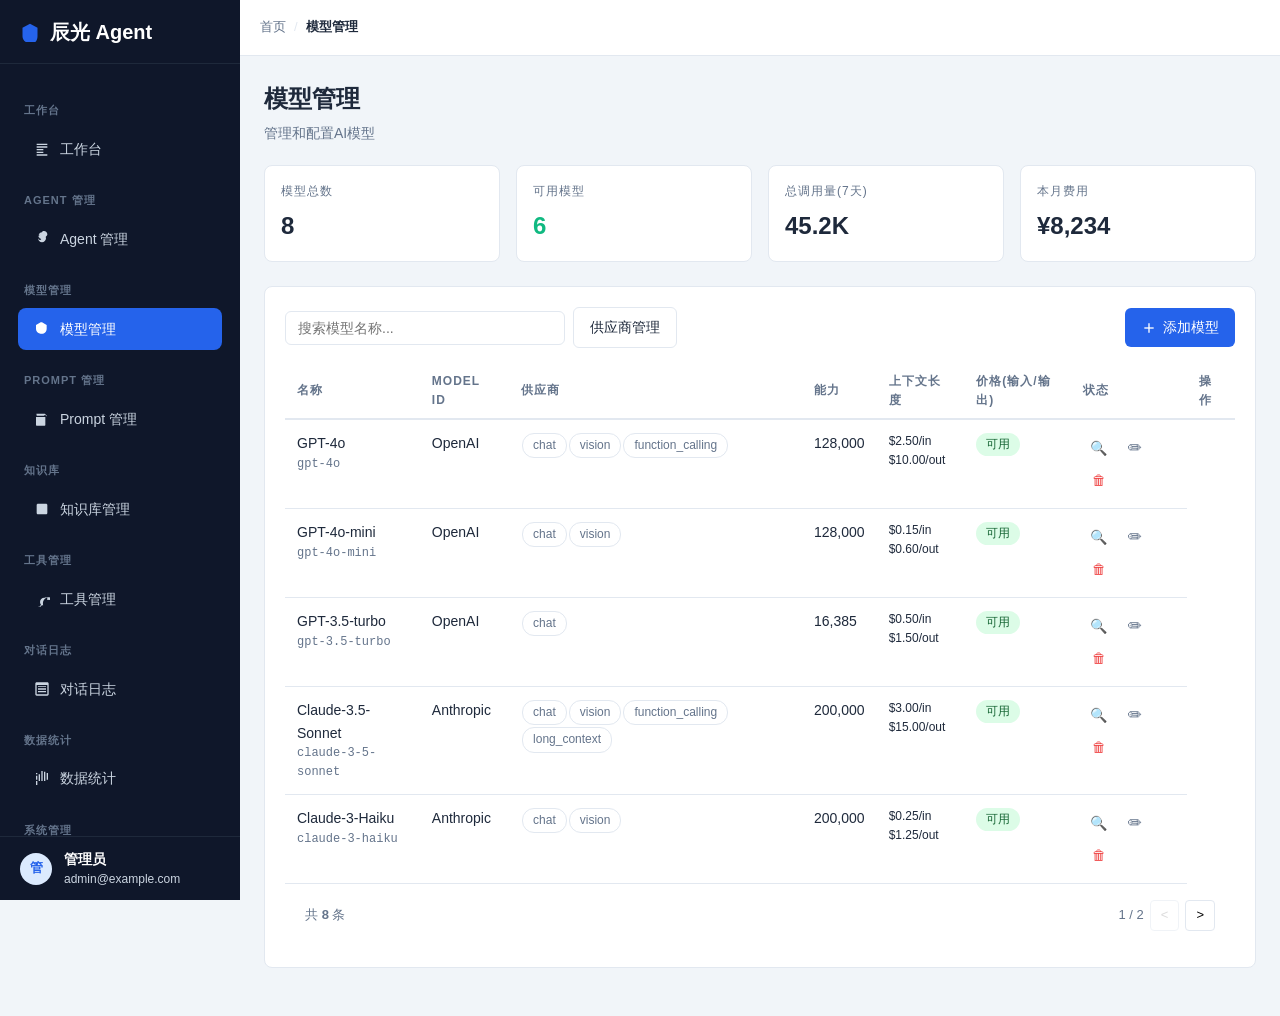
<file: docs/ui/v3_models.html>
<!DOCTYPE html>
<html lang="zh-CN">
<head>
<meta charset="UTF-8">
<meta name="viewport" content="width=device-width, initial-scale=1.0">
<title>辰光 Agent - 模型管理</title>
<style>
/* Layout Design Spec Based System */
:root {
  --sidebar-dark: #0F172A;
  --sidebar-text: #CBD5E1;
  --sidebar-active: #2563EB;
  --main-bg: #F1F5F9;
  --card: #FFFFFF;
  --border: #E2E8F0;
  --text: #1E293B;
  --text-muted: #64748B;
  --accent: #2563EB;
  --accent-light: #DBEAFE;
  --success: #10B981;
  --warning: #F59E0B;
  --danger: #EF4444;
  --radius-lg: 8px;
  --radius-md: 6px;
  --radius-sm: 4px;
}

* {
  box-sizing: border-box;
  margin: 0;
  padding: 0;
}

body {
  font-family: -apple-system, BlinkMacSystemFont, "Segoe UI", Roboto, "Helvetica Neue", Arial, sans-serif;
  background: var(--main-bg);
  color: var(--text);
  line-height: 1.6;
}

a { color: inherit; text-decoration: none; }
img { max-width: 100%; display: block; }
button { cursor: pointer; border: none; background: none; font: inherit; }

/* Layout Structure */
.app {
  display: flex;
  min-height: 100vh;
}

/* Sidebar Navigation */
.sidebar {
  width: 240px;
  background: var(--sidebar-dark);
  flex-shrink: 0;
  display: flex;
  flex-direction: column;
  position: sticky;
  top: 0;
  height: 100vh;
  overflow-y: auto;
}

.sidebar-header {
  height: 64px;
  display: flex;
  align-items: center;
  padding: 0 20px;
  border-bottom: 1px solid #1E293B;
}

.sidebar-header .logo {
  display: flex;
  align-items: center;
  font-size: 20px;
  font-weight: 700;
  color: white;
}

.sidebar-header .icon {
  margin-right: 10px;
  fill: var(--accent);
  width: 20px;
  height: 20px;
}

.sidebar-nav {
  flex: 1;
  padding: 16px 12px;
  overflow-y: auto;
}

.group-title {
  font-size: 11px;
  font-weight: 700;
  text-transform: uppercase;
  letter-spacing: 1px;
  color: var(--text-muted);
  padding: 6px 12px;
  margin-top: 16px;
}

.sidebar-nav a {
  display: flex;
  align-items: center;
  padding: 10px 16px;
  margin: 2px 6px;
  border-radius: var(--radius-lg);
  color: var(--sidebar-text);
  font-size: 14px;
  font-weight: 500;
  transition: all 0.15s;
}

.sidebar-nav a:hover {
  background: #1E2A3B;
}

.sidebar-nav a.active {
  background: var(--sidebar-active);
  color: white;
}

.sidebar-nav a.active .icon {
  margin-right: 10px;
  fill: white;
}

.sidebar-nav .icon {
  fill: var(--sidebar-text);
  margin-right: 10px;
  width: 16px;
  height: 16px;
}

.sidebar-user {
  height: 64px;
  border-top: 1px solid #1E293B;
  padding: 0 20px;
  display: flex;
  align-items: center;
}

.sidebar-user .avatar {
  width: 32px;
  height: 32px;
  border-radius: 50%;
  background: var(--accent-light);
  display: flex;
  align-items: center;
  justify-content: center;
  color: var(--accent);
  font-weight: 700;
  font-size: 13px;
}

.sidebar-user .meta {
  margin-left: 12px;
}

.sidebar-user .name {
  font-size: 14px;
  font-weight: 600;
  color: white;
}

.sidebar-user .email {
  font-size: 12px;
  color: var(--sidebar-text);
}

/* Main Content */
.main {
  flex: 1;
  display: flex;
  flex-direction: column;
  overflow: hidden;
}

.header {
  height: 56px;
  background: var(--card);
  border-bottom: 1px solid var(--border);
  display: flex;
  align-items: center;
  padding: 0 20px;
}

.header .path {
  display: flex;
  align-items: center;
  font-size: 13px;
}

.header .path a:not(:last-child) {
  color: var(--text-muted);
}

.header .path a:last-child {
  font-weight: 600;
  color: var(--text);
}

.header .path a:not(:last-child)::after {
  content: '/';
  margin: 0 8px;
  color: var(--border);
}

.content {
  flex: 1;
  overflow-y: auto;
  padding: 24px;
}

.page {
  max-width: 1200px;
  margin: 0 auto;
  width: 100%;
}

.page h1 {
  font-size: 24px;
  font-weight: 700;
  margin-bottom: 4px;
}

.page .subtitle {
  color: var(--text-muted);
  font-size: 14px;
  margin-bottom: 20px;
}

/* Stats Cards */
.stats {
  display: grid;
  grid-template-columns: repeat(4, 1fr);
  gap: 16px;
  margin-bottom: 24px;
}

.stat {
  background: var(--card);
  border: 1px solid var(--border);
  border-radius: var(--radius-lg);
  padding: 16px;
}

.stat .label {
  font-size: 12px;
  text-transform: uppercase;
  letter-spacing: 1px;
  color: var(--text-muted);
  margin-bottom: 6px;
}

.stat .value {
  font-size: 24px;
  font-weight: 700;
}

/* Tables */
.table-card {
  background: var(--card);
  border: 1px solid var(--border);
  border-radius: var(--radius-lg);
  padding: 20px;
  margin-bottom: 24px;
}

.table-card h2 {
  font-size: 18px;
  font-weight: 600;
  margin-bottom: 16px;
}

.table-card .toolbar {
  display: flex;
  align-items: center;
  justify-content: space-between;
  margin-bottom: 12px;
}

.table-card .toolbar .left {
  display: flex;
  align-items: center;
  gap: 8px;
}

.table-card .toolbar input {
  padding: 8px 12px;
  border: 1px solid var(--border);
  border-radius: var(--radius-md);
  width: 280px;
  font-size: 14px;
  outline: none;
}

.table-card .toolbar input:focus {
  border-color: var(--accent);
}

.btn-primary {
  display: inline-flex;
  align-items: center;
  gap: 6px;
  padding: 8px 16px;
  background: var(--accent);
  color: white;
  border-radius: var(--radius-md);
  font-size: 14px;
  font-weight: 500;
  transition: background 0.15s;
}

.btn-primary:hover {
  background: #1D4ED8;
}

.btn-outline {
  display: inline-flex;
  align-items: center;
  gap: 6px;
  padding: 8px 16px;
  background: white;
  color: var(--text);
  border: 1px solid var(--border);
  border-radius: var(--radius-md);
  font-size: 14px;
  font-weight: 500;
  transition: background 0.15s;
}

.btn-outline:hover {
  background: #F8FAFC;
}

table {
  width: 100%;
  border-collapse: collapse;
  font-size: 14px;
}

th, td {
  padding: 12px;
  border-bottom: 1px solid var(--border);
  text-align: left;
}

th {
  text-align: left;
  font-size: 12px;
  font-weight: 600;
  text-transform: uppercase;
  letter-spacing: 1px;
  color: var(--text-muted);
  padding: 12px 12px 8px;
  border-bottom: 2px solid var(--border);
}

td {
  vertical-align: top;
}

tbody tr:hover {
  background: #F8FAFC;
}

tbody tr td:first-child {
  font-weight: 500;
}

.badge {
  display: inline-block;
  padding: 2px 10px;
  border-radius: 12px;
  font-size: 12px;
  font-weight: 500;
}

.badge.default-bg {
  background: #F1F5F9;
  color: #374151;
}

.badge.success-bg {
  background: #DCFCE7;
  color: #166534;
}

.badge.warning-bg {
  background: #FEF9C3;
  color: #854D0E;
}

.badge.danger-bg {
  background: #FEE2E2;
  color: #991B1B;
}

.badge.outline {
  background: transparent;
  border: 1px solid var(--border);
  color: var(--text-muted);
}

.actions button {
  display: inline-flex;
  align-items: center;
  justify-content: center;
  width: 32px;
  height: 32px;
  border-radius: 4px;
  color: var(--text-muted);
  transition: background 0.15s;
}

.actions button:hover {
  background: #F1F5F9;
}

.actions button.primary {
  background: var(--accent);
  color: white;
}

.actions button.primary:hover {
  background: #1D4ED8;
}

/* Pagination */
.pagination {
  display: flex;
  align-items: center;
  justify-content: space-between;
  padding: 16px 20px;
  color: var(--text-muted);
  font-size: 13px;
}

.pagination .right {
  display: flex;
  align-items: center;
  gap: 6px;
}

.pagination button {
  border: 1px solid var(--border);
  border-radius: var(--radius-sm);
  padding: 4px 10px;
  font-size: 13px;
  background: var(--card);
}

.pagination button.active {
  background: var(--accent);
  color: white;
  border-color: var(--accent);
}

.pagination button:disabled {
  opacity: 0.5;
  cursor: not-allowed;
}

/* Responsive */
@media (max-width: 768px) {
  .stats {
    grid-template-columns: repeat(2, 1fr);
  }

  .sidebar {
    width: 64px;
  }

  .sidebar-header .logo span,
  .sidebar-nav .group-title,
  .sidebar-user .meta {
    display: none;
  }

  .sidebar-nav a {
    width: 48px;
    justify-content: center;
    padding: 12px;
    margin: 2px 0;
  }

  .sidebar-nav a.active .icon {
    margin: 0;
  }

  .sidebar-nav .icon {
    margin: 0;
  }

  .sidebar-user {
    padding: 12px;
  }

  .sidebar-user .avatar {
    width: 32px;
  }
}
</style>
</head>
<body>
<div class="app">
  <!-- Sidebar Navigation -->
  <aside class="sidebar">
    <div class="sidebar-header">
      <div class="logo">
        <svg class="icon" viewBox="0 0 24 24"><path d="M12 2L3 7v10c0 4.4 3.6 8 9 9s9-3.6 9-9V7l-9-5z"/></svg>
        <span>辰光 Agent</span>
      </div>
    </div>

    <nav class="sidebar-nav">
      <div class="group-title">工作台</div>
      <a href="v1_dashboard.html"><svg class="icon" viewBox="0 0 24 24"><path d="M4 4h16v2H4zM4 8h16v2H4zM4 12h10v2H4zM4 16h10v2H4zM4 20h16v2H4z"/></svg><span>工作台</a>

      <div class="group-title">Agent 管理</div>
      <a href="v2_agents.html"><svg class="icon" viewBox="0 0 24 24"><path d="M12 2C9.24 2 7 4.24 7 7c0 2.24 1.41 4.14 3.28 4.78.27.09.42.34.42.62 0 .35-.27.64-.62.72C8.06 13.93 6 12.18 6 10 6 7.24 8.24 5 11 5c.55 0 1.08.12 1.57.33.26-.23.56-.41.89-.51C12.46 5.09 11.76 5 11 5 8.79 5 6 7.79 6 11c0 3.21 2.79 6 6 6s6-2.79 6-6c0-.76-.17-1.49-.45-2.16.34-.26.62-.58.82-.95C19.57 7.14 20 6.1 20 5c0-2.76-2.24-5-5-5-.76 0-1.49.17-2.16.45z"/></svg><span>Agent 管理</a>

      <div class="group-title">模型管理</div>
      <a href="v3_models.html" class="active"><svg class="icon" viewBox="0 0 24 24"><path d="M12 2l7 4v6c0 3.3-2.2 6.1-5.4 7l-1.6.3c-.3.1-.6.1-.9 0l-1.6-.3C5.2 18.1 3 15.3 3 12V6l7-4z"/></svg><span>模型管理</a>

      <div class="group-title">Prompt 管理</div>
      <a href="v4_prompts.html"><svg class="icon" viewBox="0 0 24 24"><path d="M3 5c0-.55.45-1 1-1h12.17l2.83 2.83c.18.18.25.43.17.66a.5.5 0 01-.64.3A1.97 1.97 0 0015 7H4V5h1zm0 4v12c0 .55.45 1 1 1h12c.55 0 1-.45 1-1V9H4z"/></svg><span>Prompt 管理</a>

      <div class="group-title">知识库</div>
      <a href="v5_kb.html"><svg class="icon" viewBox="0 0 24 24"><path d="M4 6c0-1.1.9-2 2-2h12c1.1 0 2 .9 2 2v12c0 1.1-.9 2-2 2H6c-1.1 0-2-.9-2-2V6zm10 0h4v12h-4V6zM4 8h4v12H6c-1.1 0-2-.9-2-2V8zm2 0v12"/></svg><span>知识库管理</a>

      <div class="group-title">工具管理</div>
      <a href="v6_tools.html"><svg class="icon" viewBox="0 0 24 24"><path d="M19.43 12.98c.04-.32.57-.99.57-1.65 0-1.05-.95-1.95-2.08-1.95-.63 0-1.23.28-1.57.75 -.35-.02-.7-.03-1.05-.03-3.45 0-6.25 2.8-6.25 6.25 0 1.51.5 2.94 1.37 4.05-.58 1.23-1.32 2.36-2.18 3.35-.28-.18-.6-.3-.95-.3-.81 0-1.45.64-1.45 1.44 0 .27.08.51.21.71l.03.05c.13.25.3.48.53.66v2.35c0 .55.45 1 1 1 1.11 0 2-.89 2-2v-3.02c0-1.76 1.42-3.18 3.17-3.18.31 0 .61.04.9.11-.19-1.01-.28-2.05-.28-3.11 0-4.97 4.03-9 9-9s9 4.03 9 9-4.03 9-9 9c-1.07 0-2.09-.1-3.06-.28v2.67c0 .28.22.5.5.5.16 0 .3-.15.3-.32l.12-.35v-2.65c-.62-.43-1.15-.97-1.52-1.6 1.05-.55 2.19-.87 3.42-.87 3.86 0 7-3.14 7-7v-1.52c0-.34.23-.6.5-.6h2.65c.87 0 1.59-.73 1.59-1.65 0-.41-.14-.79-.36-1.1z"/></svg><span>工具管理</a>

      <div class="group-title">对话日志</div>
      <a href="v7_conversations.html"><svg class="icon" viewBox="0 0 24 24"><path d="M20 2H4c-1.1 0-2 .9-2 2v16c0 1.1.9 2 2 2h16c1.1 0 2-.9 2-2V4c0-1.1-.9-2-2-2zm0 18H4V6h16v14zm-2-3H6v-2h12v2zm0-4H6v-2h12v2zm0-4H6V8h12v2z"/></svg><span>对话日志</a>

      <div class="group-title">数据统计</div>
      <a href="v8_analytics.html"><svg class="icon" viewBox="0 0 24 24"><path d="M3 3h2v2H3zm0 4h2v6H3zm0 8h2v6H3zm4-10h2v10H7zm4-6h2v16h-2zm4 2h2v14h-2zm4 2h2v10h-2z"/></svg><span>数据统计</a>

      <div class="group-title">系统管理</div>
      <a href="v9_system.html"><svg class="icon" viewBox="0 0 24 24"><path d="M12 8c-2.21 0-4 1.79-4 4s1.79 4 4 4 4-1.79 4-4-1.79-4-4-4zm0-2a6 6 0 1 1 0 12 6 6 0 0 1 0-12z"/><circle cx="12" cy="12" r="1" fill="currentColor"/><path d="M19.59 7.05L18.17 5.64c.12-.45.12-.79.12-1.16 0-.19-.01-.37-.04-.56l1.47 1.47c.15 1.08-.29 1.95-.91 2.57z"/></svg><span>系统管理</a>
    </nav>

    <div class="sidebar-user">
      <div class="avatar">管</div>
      <div class="meta">
        <div class="name">管理员</div>
        <div class="email">admin@example.com</div>
      </div>
    </div>
  </aside>

  <!-- Main Content -->
  <section class="main">
    <header class="header">
      <nav class="path" aria-label="breadcrumb">
        <a href="v1_dashboard.html">首页</a>
        <a href="#">模型管理</a>
      </nav>
    </header>

    <main class="content">
      <div class="page">
        <h1>模型管理</h1>
        <p class="subtitle">管理和配置AI模型</p>

        <!-- Stats Cards -->
        <div class="stats">
          <div class="stat">
            <div class="label">模型总数</div>
            <div class="value">8</div>
          </div>
          <div class="stat">
            <div class="label">可用模型</div>
            <div class="value" style="color:var(--success)">6</div>
          </div>
          <div class="stat">
            <div class="label">总调用量(7天)</div>
            <div class="value">45.2K</div>
          </div>
          <div class="stat">
            <div class="label">本月费用</div>
            <div class="value">¥8,234</div>
          </div>
        </div>

        <!-- Model Table -->
        <div class="table-card">
          <div class="toolbar">
            <div class="left">
              <input type="text" id="search" placeholder="搜索模型名称...">
              <button class="btn-outline">供应商管理</button>
            </div>
            <button class="btn-primary" onclick="alert('添加模型弹窗')">
              <svg width="16" height="16" viewBox="0 0 24 24" fill="none" stroke="currentColor" stroke-width="2"><line x1="12" y1="5" x2="12" y2="19"/><line x1="5" y1="12" x2="19" y2="12"/></svg>
              添加模型
            </button>
          </div>
          <table id="model-table">
            <thead>
              <tr>
                <th>名称</th>
                <th>Model ID</th>
                <th>供应商</th>
                <th>能力</th>
                <th>上下文长度</th>
                <th>价格(输入/输出)</th>
                <th>状态</th>
                <th>操作</th>
              </tr>
            </thead>
            <tbody></tbody>
          </table>
          <div class="pagination">
            <div><span>共 <strong id="total-count">0</strong> 条</span></div>
            <div class="right">
              <span id="page-info">1 / 1</span>
              <button id="prev-btn" disabled>&lt;</button>
              <button id="next-btn" disabled>&gt;</button>
            </div>
          </div>
        </div>
      </div>
    </main>
  </section>
</div>

<script>
const PAGE_SIZE = 5;
let current = 1, filtered = [];

const models = [
  {name:'GPT-4o', id:'gpt-4o', provider:'OpenAI', caps:['chat','vision','function_calling'], context:128000, inputPrice:'$2.50', outputPrice:'$10.00', status:'available'},
  {name:'GPT-4o-mini', id:'gpt-4o-mini', provider:'OpenAI', caps:['chat','vision'], context:128000, inputPrice:'$0.15', outputPrice:'$0.60', status:'available'},
  {name:'GPT-3.5-turbo', id:'gpt-3.5-turbo', provider:'OpenAI', caps:['chat'], context:16385, inputPrice:'$0.50', outputPrice:'$1.50', status:'available'},
  {name:'Claude-3.5-Sonnet', id:'claude-3-5-sonnet', provider:'Anthropic', caps:['chat','vision','function_calling','long_context'], context:200000, inputPrice:'$3.00', outputPrice:'$15.00', status:'available'},
  {name:'Claude-3-Haiku', id:'claude-3-haiku', provider:'Anthropic', caps:['chat','vision'], context:200000, inputPrice:'$0.25', outputPrice:'$1.25', status:'available'},
  {name:'Qwen-72B-Chat', id:'qwen-72b-chat', provider:'阿里云', caps:['chat','function_calling'], context:32768, inputPrice:'¥20', outputPrice:'¥20', status:'available'},
  {name:'Qwen-14B-Chat', id:'qwen-14b-chat', provider:'阿里云', caps:['chat'], context:32768, inputPrice:'¥8', outputPrice:'¥8', status:'available'},
  {name:'Llama-3-70B', id:'llama-3-70b', provider:'本地部署', caps:['chat','function_calling'], context:8192, inputPrice:'免费', outputPrice:'免费', status:'available'},
];

function statusBadge(s) {
  const map = {
    available: ['可用', 'success-bg'],
    unavailable: ['不可用', 'default-bg'],
    rate_limited: ['限流中', 'danger-bg']
  };
  const [label, cls] = map[s] || ['草稿', 'warning-bg'];
  return `<span class="badge ${cls}">${label}</span>`;
}

function render() {
  const tbody = document.querySelector('#model-table tbody');
  const term = document.getElementById('search').value.toLowerCase();
  filtered = models.filter(m => m.name.toLowerCase().includes(term) || m.provider.includes(term));
  current = Math.min(current, Math.ceil(filtered.length / PAGE_SIZE) || 1);
  const start = (current - 1) * PAGE_SIZE;
  const page = filtered.slice(start, start + PAGE_SIZE);
  document.getElementById('total-count').textContent = filtered.length;
  const totalPages = Math.ceil(filtered.length / PAGE_SIZE) || 1;
  document.getElementById('page-info').textContent = `${current} / ${totalPages}`;
  document.getElementById('prev-btn').disabled = current <= 1;
  document.getElementById('next-btn').disabled = current >= totalPages;
  tbody.innerHTML = page.map(m => `<tr>
    <td>
      <div>${m.name}</div>
      <div style="font-size:12px;color:var(--text-muted);font-family:monospace">${m.id}</div>
    </td>
    <td>${m.provider}</td>
    <td>${m.caps.map(c => `<span class="badge outline" style="margin:1px">${c}</span>`).join('')}</td>
    <td>${m.context.toLocaleString()}</td>
    <td style="font-size:12px">${m.inputPrice}/in<br>${m.outputPrice}/out</td>
    <td>${statusBadge(m.status)}</td>
    <td class="actions">
      <button title="测试">🔍</button>
      <button title="编辑">✏</button>
      <button title="删除" style="color:var(--danger)">🗑</button>
    </td>
  </tr>`).join('');
}

document.getElementById('search').addEventListener('input', () => { current = 1; render(); });
document.getElementById('prev-btn').onclick = () => { if(current > 1){ current--; render(); } };
document.getElementById('next-btn').onclick = () => { const p = Math.ceil(filtered.length/PAGE_SIZE)||1; if(current < p){ current++; render(); } };
render();
</script>
</body>
</html>
</file>
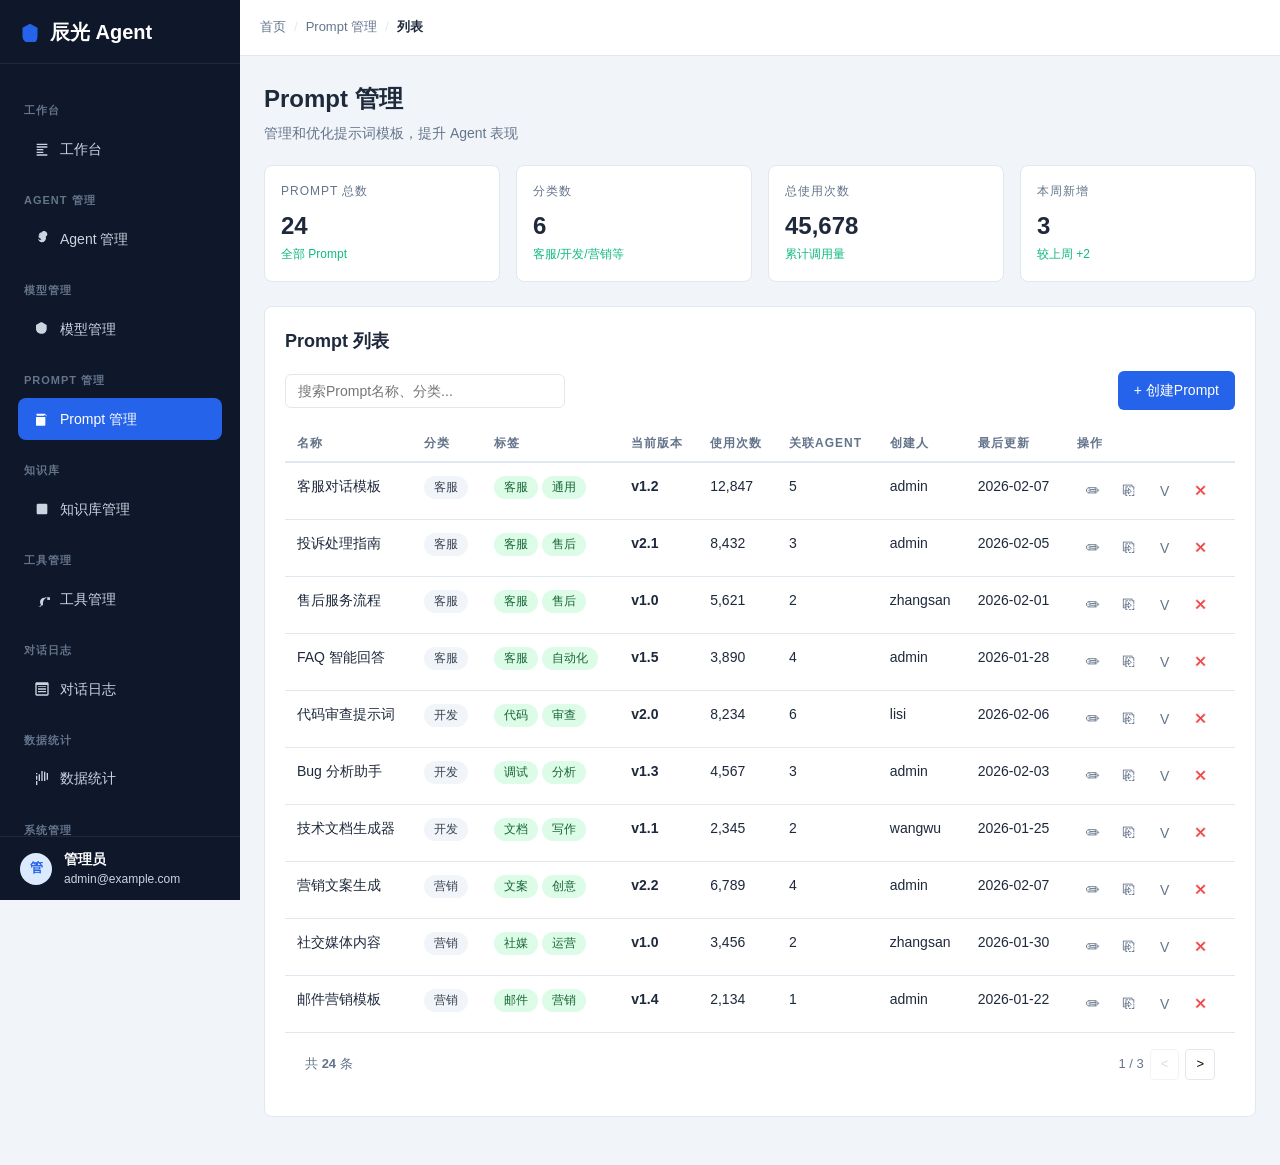
<file: docs/ui/v4_prompts.html>
<!DOCTYPE html>
<html lang="zh-CN">
<head>
<meta charset="UTF-8">
<meta name="viewport" content="width=device-width, initial-scale=1.0">
<title>辰光 Agent - Prompt管理</title>
<style>
/* Layout Design Spec Based System */
:root {
  --sidebar-dark: #0F172A;
  --sidebar-text: #CBD5E1;
  --sidebar-active: #2563EB;
  --main-bg: #F1F5F9;
  --card: #FFFFFF;
  --border: #E2E8F0;
  --text: #1E293B;
  --text-muted: #64748B;
  --accent: #2563EB;
  --accent-light: #DBEAFE;
  --success: #10B981;
  --warning: #F59E0B;
  --danger: #EF4444;
  --radius-lg: 8px;
  --radius-md: 6px;
  --radius-sm: 4px;
}

* {
  box-sizing: border-box;
  margin: 0;
  padding: 0;
}

body {
  font-family: -apple-system, BlinkMacSystemFont, "Segoe UI", Roboto, "Helvetica Neue", Arial, sans-serif;
  background: var(--main-bg);
  color: var(--text);
  line-height: 1.6;
}

a { color: inherit; text-decoration: none; }
img { max-width: 100%; display: block; }
button { cursor: pointer; border: none; background: none; font: inherit; }

/* Layout Structure */
.app {
  display: flex;
  min-height: 100vh;
}

/* Sidebar Navigation */
.sidebar {
  width: 240px;
  background: var(--sidebar-dark);
  flex-shrink: 0;
  display: flex;
  flex-direction: column;
  position: sticky;
  top: 0;
  height: 100vh;
  overflow-y: auto;
}

.sidebar-header {
  height: 64px;
  display: flex;
  align-items: center;
  padding: 0 20px;
  border-bottom: 1px solid #1E293B;
}

.sidebar-header .logo {
  display: flex;
  align-items: center;
  font-size: 20px;
  font-weight: 700;
  color: white;
}

.sidebar-header .icon {
  margin-right: 10px;
  fill: var(--accent);
  width: 20px;
  height: 20px;
}

.sidebar-nav {
  flex: 1;
  padding: 16px 12px;
  overflow-y: auto;
}

.group-title {
  font-size: 11px;
  font-weight: 700;
  text-transform: uppercase;
  letter-spacing: 1px;
  color: var(--text-muted);
  padding: 6px 12px;
  margin-top: 16px;
}

.sidebar-nav a {
  display: flex;
  align-items: center;
  padding: 10px 16px;
  margin: 2px 6px;
  border-radius: var(--radius-lg);
  color: var(--sidebar-text);
  font-size: 14px;
  font-weight: 500;
  transition: all 0.15s;
}

.sidebar-nav a:hover {
  background: #1E2A3B;
}

.sidebar-nav a.active {
  background: var(--sidebar-active);
  color: white;
}

.sidebar-nav a.active .icon {
  margin-right: 10px;
  fill: white;
}

.sidebar-nav .icon {
  fill: var(--sidebar-text);
  margin-right: 10px;
  width: 16px;
  height: 16px;
}

.sidebar-user {
  height: 64px;
  border-top: 1px solid #1E293B;
  padding: 0 20px;
  display: flex;
  align-items: center;
}

.sidebar-user .avatar {
  width: 32px;
  height: 32px;
  border-radius: 50%;
  background: var(--accent-light);
  display: flex;
  align-items: center;
  justify-content: center;
  color: var(--accent);
  font-weight: 700;
  font-size: 13px;
}

.sidebar-user .meta {
  margin-left: 12px;
}

.sidebar-user .name {
  font-size: 14px;
  font-weight: 600;
  color: white;
}

.sidebar-user .email {
  font-size: 12px;
  color: var(--sidebar-text);
}

/* Main Content */
.main {
  flex: 1;
  display: flex;
  flex-direction: column;
  overflow: hidden;
}

.header {
  height: 56px;
  background: var(--card);
  border-bottom: 1px solid var(--border);
  display: flex;
  align-items: center;
  padding: 0 20px;
}

.header .path {
  display: flex;
  align-items: center;
  font-size: 13px;
}

.header .path a:not(:last-child) {
  color: var(--text-muted);
}

.header .path a:last-child {
  font-weight: 600;
  color: var(--text);
}

.header .path a:not(:last-child)::after {
  content: '/';
  margin: 0 8px;
  color: var(--border);
}

.content {
  flex: 1;
  overflow-y: auto;
  padding: 24px;
}

.page {
  max-width: 1200px;
  margin: 0 auto;
  width: 100%;
}

.page h1 {
  font-size: 24px;
  font-weight: 700;
  margin-bottom: 4px;
}

.page .subtitle {
  color: var(--text-muted);
  font-size: 14px;
  margin-bottom: 20px;
}

/* Stats Cards */
.stats {
  display: grid;
  grid-template-columns: repeat(4, 1fr);
  gap: 16px;
  margin-bottom: 24px;
}

.stat {
  background: var(--card);
  border: 1px solid var(--border);
  border-radius: var(--radius-lg);
  padding: 16px;
}

.stat .label {
  font-size: 12px;
  text-transform: uppercase;
  letter-spacing: 1px;
  color: var(--text-muted);
  margin-bottom: 6px;
}

.stat .value {
  font-size: 24px;
  font-weight: 700;
}

.stat .trend {
  font-size: 12px;
  color: var(--success);
}

/* Tables */
.table-card {
  background: var(--card);
  border: 1px solid var(--border);
  border-radius: var(--radius-lg);
  padding: 20px;
  margin-bottom: 24px;
}

.table-card h2 {
  font-size: 18px;
  font-weight: 600;
  margin-bottom: 16px;
}

.table-card .toolbar {
  display: flex;
  align-items: center;
  justify-content: space-between;
  margin-bottom: 12px;
}

.table-card .toolbar .left {
  display: flex;
  align-items: center;
  gap: 8px;
}

.table-card .toolbar input {
  padding: 8px 12px;
  border: 1px solid var(--border);
  border-radius: var(--radius-md);
  width: 280px;
  font-size: 14px;
  outline: none;
}

.table-card .toolbar input:focus {
  border-color: var(--accent);
}

table {
  width: 100%;
  border-collapse: collapse;
  font-size: 14px;
}

th, td {
  padding: 12px;
  border-bottom: 1px solid var(--border);
  text-align: left;
}

th {
  text-align: left;
  font-size: 12px;
  font-weight: 600;
  text-transform: uppercase;
  letter-spacing: 1px;
  color: var(--text-muted);
  padding: 12px 12px 8px;
  border-bottom: 2px solid var(--border);
}

td {
  vertical-align: top;
}

body tr:hover {
  background: #F8FAFC;
}

body tr td:first-child {
  font-weight: 500;
}

.badge {
  display: inline-block;
  padding: 2px 10px;
  border-radius: 12px;
  font-size: 12px;
  font-weight: 500;
}

.badge.default-bg {
  background: #F1F5F9;
  color: #374151;
}

.badge.success-bg {
  background: #DCFCE7;
  color: #166534;
}

.badge.warning-bg {
  background: #FEF9C3;
  color: #854D0E;
}

.badge.danger-bg {
  background: #FEE2E2;
  color: #991B1B;
}

.actions button {
  display: inline-flex;
  align-items: center;
  justify-content: center;
  width: 32px;
  height: 32px;
  border-radius: 4px;
  color: var(--text-muted);
  transition: background 0.15s;
}

.actions button:hover {
  background: #F1F5F9;
}

.actions button.primary {
  background: var(--accent);
  color: white;
}

.actions button.primary:hover {
  background: #1D4ED8;
}

/* Pagination */
.pagination {
  display: flex;
  align-items: center;
  justify-content: space-between;
  padding: 16px 20px;
  color: var(--text-muted);
  font-size: 13px;
}

.pagination .left span {
  margin-right: 8px;
}

.pagination .right {
  display: flex;
  align-items: center;
  gap: 6px;
}

.pagination button {
  border: 1px solid var(--border);
  border-radius: var(--radius-sm);
  padding: 4px 10px;
  font-size: 13px;
  background: var(--card);
}

.pagination button.active {
  background: var(--accent);
  color: white;
  border-color: var(--accent);
}

.pagination button:disabled {
  opacity: 0.5;
  cursor: not-allowed;
}

/* Responsive */
@media (max-width: 768px) {
  .stats {
    grid-template-columns: repeat(2, 1fr);
  }

  .sidebar {
    width: 64px;
  }

  .sidebar-header .logo span,
  .sidebar-nav .group-title,
  .sidebar-user .meta {
    display: none;
  }

  .sidebar-nav a {
    width: 48px;
    justify-content: center;
    padding: 12px;
    margin: 2px 0;
  }

  .sidebar-nav a.active .icon {
    margin: 0;
  }

  .sidebar-nav .icon {
    margin: 0;
  }

  .sidebar-user {
    padding: 12px;
  }

  .sidebar-user .avatar {
    width: 32px;
  }
}
</style>
</head>
<body>
<div class="app">
  <!-- Sidebar Navigation -->
  <aside class="sidebar">
    <div class="sidebar-header">
      <div class="logo">
        <svg class="icon" viewBox="0 0 24 24"><path d="M12 2L3 7v10c0 4.4 3.6 8 9 9s9-3.6 9-9V7l-9-5z"/></svg>
        <span>辰光 Agent</span>
      </div>
    </div>

    <nav class="sidebar-nav">
      <div class="group-title">工作台</div>
      <a href="v1_dashboard.html">
        <svg class="icon" viewBox="0 0 24 24"><path d="M4 4h16v2H4zM4 8h16v2H4zM4 12h10v2H4zM4 16h10v2H4zM4 20h16v2H4z"/></svg>
        <span>工作台
      </a>

      <div class="group-title">Agent 管理</div>
      <a href="v2_agents.html">
        <svg class="icon" viewBox="0 0 24 24"><path d="M12 2C9.24 2 7 4.24 7 7c0 2.24 1.41 4.14 3.28 4.78.27.09.42.34.42.62 0 .35-.27.64-.62.72C8.06 13.93 6 12.18 6 10 6 7.24 8.24 5 11 5c.55 0 1.08.12 1.57.33.26-.23.56-.41.89-.51C12.46 5.09 11.76 5 11 5 8.79 5 6 7.79 6 11c0 3.21 2.79 6 6 6s6-2.79 6-6c0-.76-.17-1.49-.45-2.16.34-.26.62-.58.82-.95C19.57 7.14 20 6.1 20 5c0-2.76-2.24-5-5-5-.76 0-1.49.17-2.16.45z"/></svg>
        <span>Agent 管理
      </a>

      <div class="group-title">模型管理</div>
      <a href="v3_models.html">
        <svg class="icon" viewBox="0 0 24 24"><path d="M12 2l7 4v6c0 3.3-2.2 6.1-5.4 7l-1.6.3c-.3.1-.6.1-.9 0l-1.6-.3C5.2 18.1 3 15.3 3 12V6l7-4z"/></svg>
        <span>模型管理
      </a>

      <div class="group-title">Prompt 管理</div>
      <a href="v4_prompts.html" class="active">
        <svg class="icon" viewBox="0 0 24 24"><path d="M3 5c0-.55.45-1 1-1h12.17l2.83 2.83c.18.18.25.43.17.66a.5.5 0 01-.64.3A1.97 1.97 0 0015 7H4V5h1zm0 4v12c0 .55.45 1 1 1h12c.55 0 1-.45 1-1V9H4z"/></svg>
        <span>Prompt 管理
      </a>

      <div class="group-title">知识库</div>
      <a href="v5_kb.html">
        <svg class="icon" viewBox="0 0 24 24"><path d="M4 6c0-1.1.9-2 2-2h12c1.1 0 2 .9 2 2v12c0 1.1-.9 2-2 2H6c-1.1 0-2-.9-2-2V6zm10 0h4v12h-4V6zM4 8h4v12H6c-1.1 0-2-.9-2-2V8zm2 0v12"/></svg>
        <span>知识库管理
      </a>

      <div class="group-title">工具管理</div>
      <a href="v6_tools.html">
        <svg class="icon" viewBox="0 0 24 24"><path d="M19.43 12.98c.04-.32.57-.99.57-1.65 0-1.05-.95-1.95-2.08-1.95-.63 0-1.23.28-1.57.75 -.35-.02-.7-.03-1.05-.03-3.45 0-6.25 2.8-6.25 6.25 0 1.51.5 2.94 1.37 4.05-.58 1.23-1.32 2.36-2.18 3.35-.28-.18-.6-.3-.95-.3-.81 0-1.45.64-1.45 1.44 0 .27.08.51.21.71l.03.05c.13.25.3.48.53.66v2.35c0 .55.45 1 1 1 1.11 0 2-.89 2-2v-3.02c0-1.76 1.42-3.18 3.17-3.18.31 0 .61.04.9.11-.19-1.01-.28-2.05-.28-3.11 0-4.97 4.03-9 9-9s9 4.03 9 9-4.03 9-9 9c-1.07 0-2.09-.1-3.06-.28v2.67c0 .28.22.5.5.5.16 0 .3-.15.3-.32l.12-.35v-2.65c-.62-.43-1.15-.97-1.52-1.6 1.05-.55 2.19-.87 3.42-.87 3.86 0 7-3.14 7-7v-1.52c0-.34.23-.6.5-.6h2.65c.87 0 1.59-.73 1.59-1.65 0-.41-.14-.79-.36-1.1z"/></svg>
        <span>工具管理
      </a>

      <div class="group-title">对话日志</div>
      <a href="v7_conversations.html">
        <svg class="icon" viewBox="0 0 24 24"><path d="M20 2H4c-1.1 0-2 .9-2 2v16c0 1.1.9 2 2 2h16c1.1 0 2-.9 2-2V4c0-1.1-.9-2-2-2zm0 18H4V6h16v14zm-2-3H6v-2h12v2zm0-4H6v-2h12v2zm0-4H6V8h12v2z"/></svg>
        <span>对话日志
      </a>

      <div class="group-title">数据统计</div>
      <a href="v8_analytics.html">
        <svg class="icon" viewBox="0 0 24 24"><path d="M3 3h2v2H3zm0 4h2v6H3zm0 8h2v6H3zm4-10h2v10H7zm4-6h2v16h-2zm4 2h2v14h-2zm4 2h2v10h-2z"/></svg>
        <span>数据统计
      </a>

      <div class="group-title">系统管理</div>
      <a href="v9_system.html">
        <svg class="icon" viewBox="0 0 24 24"><path d="M12 8c-2.21 0-4 1.79-4 4s1.79 4 4 4 4-1.79 4-4-1.79-4-4-4zm0-2a6 6 0 1 1 0 12 6 6 0 0 1 0-12z"/><circle cx="12" cy="12" r="1" fill="currentColor"/><path d="M19.59 7.05L18.17 5.64c.12-.45.12-.79.12-1.16 0-.19-.01-.37-.04-.56l1.47 1.47c.15 1.08-.29 1.95-.91 2.57z"/></svg>
        <span>系统管理
      </a>
    </nav>

    <div class="sidebar-user">
      <div class="avatar">管</div>
      <div class="meta">
        <div class="name">管理员</div>
        <div class="email">admin@example.com</div>
      </div>
    </div>
  </aside>

  <!-- Main Content -->
  <section class="main">
    <!-- Header/breadcrumb -->
    <header class="header">
      <nav class="path" aria-label="breadcrumb">
        <a href="v1_dashboard.html">首页</a>
        <a href="#">Prompt 管理</a>
        <a href="#" class="last">列表</a>
      </nav>
    </header>

    <main class="content">
      <div class="page">
        <h1>Prompt 管理</h1>
        <p class="subtitle">管理和优化提示词模板，提升 Agent 表现</p>

        <!-- Stats Cards -->
        <div class="stats">
          <div class="stat">
            <div class="label">Prompt 总数</div>
            <div class="value" id="stat-total">24</div>
            <div class="trend">全部 Prompt</div>
          </div>
          <div class="stat">
            <div class="label">分类数</div>
            <div class="value">6</div>
            <div class="trend">客服/开发/营销等</div>
          </div>
          <div class="stat">
            <div class="label">总使用次数</div>
            <div class="value" id="stat-usage">45,678</div>
            <div class="trend">累计调用量</div>
          </div>
          <div class="stat">
            <div class="label">本周新增</div>
            <div class="value" id="stat-new">3</div>
            <div class="trend">较上周 +2</div>
          </div>
        </div>

        <!-- Prompt Table -->
        <div class="table-card">
          <h2>Prompt 列表</h2>
          <div class="toolbar">
            <div class="left">
              <input type="text" id="search" placeholder="搜索Prompt名称、分类...">
            </div>
            <button class="primary" style="background:var(--accent);color:white;padding:8px 16px;border-radius:var(--radius-md);font-size:14px;">+ 创建Prompt</button>
          </div>
          <table id="prompt-table">
            <thead>
              <tr>
                <th>名称</th>
                <th>分类</th>
                <th>标签</th>
                <th>当前版本</th>
                <th>使用次数</th>
                <th>关联Agent</th>
                <th>创建人</th>
                <th>最后更新</th>
                <th>操作</th>
              </tr>
            </thead>
            <tbody></tbody>
          </table>
          <div class="pagination">
            <div class="left"><span>共 <strong id="total-count">0</strong> 条</span></div>
            <div class="right">
              <span id="page-info">1 / 1</span>
              <button id="prev" disabled>&lt;</button>
              <button id="next" disabled>&gt;</button>
            </div>
          </div>
        </div>
      </div>
    </main>
  </section>
</div>

<script>
const prompts = [
  {name:'客服对话模板',category:'客服',tags:['客服','通用'],version:'v1.2',usage:12847,agents:5,creator:'admin',updated:'2026-02-07',status:'published'},
  {name:'投诉处理指南',category:'客服',tags:['客服','售后'],version:'v2.1',usage:8432,agents:3,creator:'admin',updated:'2026-02-05',status:'published'},
  {name:'售后服务流程',category:'客服',tags:['客服','售后'],version:'v1.0',usage:5621,agents:2,creator:'zhangsan',updated:'2026-02-01',status:'published'},
  {name:'FAQ 智能回答',category:'客服',tags:['客服','自动化'],version:'v1.5',usage:3890,agents:4,creator:'admin',updated:'2026-01-28',status:'draft'},
  {name:'代码审查提示词',category:'开发',tags:['代码','审查'],version:'v2.0',usage:8234,agents:6,creator:'lisi',updated:'2026-02-06',status:'published'},
  {name:'Bug 分析助手',category:'开发',tags:['调试','分析'],version:'v1.3',usage:4567,agents:3,creator:'admin',updated:'2026-02-03',status:'published'},
  {name:'技术文档生成器',category:'开发',tags:['文档','写作'],version:'v1.1',usage:2345,agents:2,creator:'wangwu',updated:'2026-01-25',status:'published'},
  {name:'营销文案生成',category:'营销',tags:['文案','创意'],version:'v2.2',usage:6789,agents:4,creator:'admin',updated:'2026-02-07',status:'published'},
  {name:'社交媒体内容',category:'营销',tags:['社媒','运营'],version:'v1.0',usage:3456,agents:2,creator:'zhangsan',updated:'2026-01-30',status:'draft'},
  {name:'邮件营销模板',category:'营销',tags:['邮件','营销'],version:'v1.4',usage:2134,agents:1,creator:'admin',updated:'2026-01-22',status:'published'},
  {name:'数据报告分析',category:'分析',tags:['分析','报告'],version:'v1.2',usage:4321,agents:3,creator:'lisi',updated:'2026-02-04',status:'published'},
  {name:'商业洞察生成',category:'分析',tags:['商业','洞察'],version:'v1.0',usage:1876,agents:2,creator:'admin',updated:'2026-01-18',status:'published'},
  {name:'多语言翻译助手',category:'工具',tags:['翻译','语言'],version:'v2.0',usage:9876,agents:7,creator:'wangwu',updated:'2026-02-06',status:'published'},
  {name:'文本摘要提取',category:'工具',tags:['摘要','NLP'],version:'v1.1',usage:3210,agents:3,creator:'admin',updated:'2026-01-29',status:'draft'},
  {name:'通用对话助手',category:'通用',tags:['通用','对话'],version:'v1.0',usage:15678,agents:8,creator:'admin',updated:'2026-02-07',status:'published'},
  {name:'产品说明书生成',category:'开发',tags:['文档','产品'],version:'v1.2',usage:2100,agents:2,creator:'zhangsan',updated:'2026-02-02',status:'published'},
  {name:'竞品分析报告',category:'分析',tags:['竞品','分析'],version:'v1.0',usage:980,agents:1,creator:'admin',updated:'2026-01-15',status:'draft'},
  {name:'活动策划模板',category:'营销',tags:['活动','策划'],version:'v1.3',usage:1543,agents:2,creator:'lisi',updated:'2026-01-20',status:'published'},
  {name:'合同条款审核',category:'工具',tags:['法律','审核'],version:'v1.0',usage:756,agents:1,creator:'wangwu',updated:'2026-01-10',status:'published'},
  {name:'用户反馈收集',category:'客服',tags:['反馈','用户'],version:'v1.1',usage:2345,agents:3,creator:'admin',updated:'2026-02-01',status:'draft'},
  {name:'API 接口文档',category:'开发',tags:['API','文档'],version:'v2.0',usage:4567,agents:4,creator:'lisi',updated:'2026-02-05',status:'published'},
  {name:'节日问候模板',category:'营销',tags:['节日','问候'],version:'v1.0',usage:890,agents:1,creator:'admin',updated:'2026-01-08',status:'published'},
  {name:'会议记录生成',category:'工具',tags:['会议','记录'],version:'v1.2',usage:3456,agents:3,creator:'wangwu',updated:'2026-01-26',status:'draft'},
  {name:'代码重构建议',category:'开发',tags:['重构','优化'],version:'v1.0',usage:1234,agents:2,creator:'admin',updated:'2026-01-12',status:'published'}
];

const PAGE_SIZE = 10;
let current = 1;
let filtered = [...prompts];

function formatNumber(num) { return num.toLocaleString(); }

function renderTable() {
  const tbody = document.querySelector('#prompt-table tbody');
  const start = (current - 1) * PAGE_SIZE;
  const end = start + PAGE_SIZE;
  const page = filtered.slice(start, end);
  document.getElementById('total-count').textContent = filtered.length;
  const totalPages = Math.ceil(filtered.length / PAGE_SIZE) || 1;
  document.getElementById('page-info').textContent = `${current} / ${totalPages}`;
  document.getElementById('prev').disabled = current <= 1;
  document.getElementById('next').disabled = current >= totalPages;

  tbody.innerHTML = page.map(p => `<tr>
    <td>${p.name}</td>
    <td><span class="badge default-bg">${p.category}</span></td>
    <td>${p.tags.map(t => `<span class="badge success-bg" style="margin-right:4px;">${t}</span>`).join('')}</td>
    <td><strong>${p.version}</strong></td>
    <td>${formatNumber(p.usage)}</td>
    <td>${p.agents}</td>
    <td>${p.creator}</td>
    <td>${p.updated}</td>
    <td class="actions">
      <button title="编辑">✏</button>
      <button title="复制">⎘</button>
      <button title="查看版本">V</button>
      <button title="删除" style="color:var(--danger)">✕</button>
    </td>
  </tr>`).join('');
}

function doFilter() {
  const term = document.getElementById('search').value.toLowerCase();
  filtered = prompts.filter(p =>
    p.name.toLowerCase().includes(term) ||
    p.category.toLowerCase().includes(term) ||
    p.tags.some(t => t.toLowerCase().includes(term))
  );
  current = 1;
  renderTable();
}

document.getElementById('prev').onclick = () => {
  if (current > 1) { current--; renderTable(); }
};
document.getElementById('next').onclick = () => {
  const totalPages = Math.ceil(filtered.length / PAGE_SIZE);
  if (current < totalPages) { current++; renderTable(); }
};
document.getElementById('search').addEventListener('input', doFilter);

renderTable();
</script>
</body>
</html>
</file>
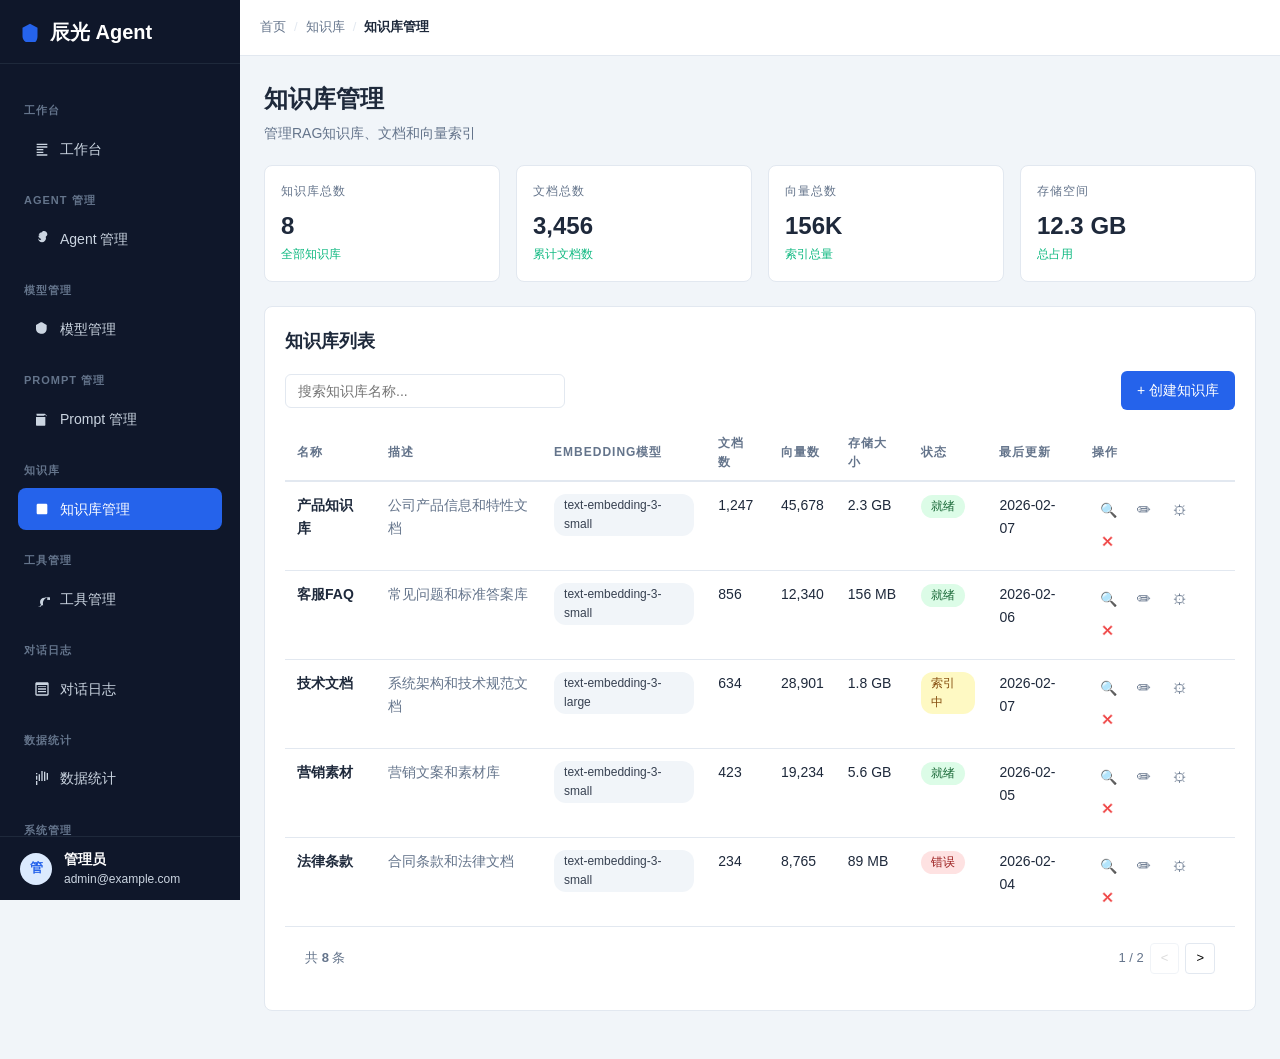
<file: docs/ui/v5_kb.html>
<!DOCTYPE html>
<html lang="zh-CN">
<head>
<meta charset="UTF-8">
<meta name="viewport" content="width=device-width, initial-scale=1.0">
<title>辰光 Agent - 知识库管理</title>
<style>
/* Layout Design Spec Based System */
:root {
  --sidebar-dark: #0F172A;
  --sidebar-text: #CBD5E1;
  --sidebar-active: #2563EB;
  --main-bg: #F1F5F9;
  --card: #FFFFFF;
  --border: #E2E8F0;
  --text: #1E293B;
  --text-muted: #64748B;
  --accent: #2563EB;
  --accent-light: #DBEAFE;
  --success: #10B981;
  --warning: #F59E0B;
  --danger: #EF4444;
  --radius-lg: 8px;
  --radius-md: 6px;
  --radius-sm: 4px;
}

* {
  box-sizing: border-box;
  margin: 0;
  padding: 0;
}

body {
  font-family: -apple-system, BlinkMacSystemFont, "Segoe UI", Roboto, "Helvetica Neue", Arial, sans-serif;
  background: var(--main-bg);
  color: var(--text);
  line-height: 1.6;
}

a { color: inherit; text-decoration: none; }
img { max-width: 100%; display: block; }
button { cursor: pointer; border: none; background: none; font: inherit; }

/* Layout Structure */
.app {
  display: flex;
  min-height: 100vh;
}

/* Sidebar Navigation */
.sidebar {
  width: 240px;
  background: var(--sidebar-dark);
  flex-shrink: 0;
  display: flex;
  flex-direction: column;
  position: sticky;
  top: 0;
  height: 100vh;
  overflow-y: auto;
}

.sidebar-header {
  height: 64px;
  display: flex;
  align-items: center;
  padding: 0 20px;
  border-bottom: 1px solid #1E293B;
}

.sidebar-header .logo {
  display: flex;
  align-items: center;
  font-size: 20px;
  font-weight: 700;
  color: white;
}

.sidebar-header .icon {
  margin-right: 10px;
  fill: var(--accent);
  width: 20px;
  height: 20px;
}

.sidebar-nav {
  flex: 1;
  padding: 16px 12px;
  overflow-y: auto;
}

.group-title {
  font-size: 11px;
  font-weight: 700;
  text-transform: uppercase;
  letter-spacing: 1px;
  color: var(--text-muted);
  padding: 6px 12px;
  margin-top: 16px;
}

.sidebar-nav a {
  display: flex;
  align-items: center;
  padding: 10px 16px;
  margin: 2px 6px;
  border-radius: var(--radius-lg);
  color: var(--sidebar-text);
  font-size: 14px;
  font-weight: 500;
  transition: all 0.15s;
}

.sidebar-nav a:hover {
  background: #1E2A3B;
}

.sidebar-nav a.active {
  background: var(--sidebar-active);
  color: white;
}

.sidebar-nav a.active .icon {
  margin-right: 10px;
  fill: white;
}

.sidebar-nav .icon {
  fill: var(--sidebar-text);
  margin-right: 10px;
  width: 16px;
  height: 16px;
}

.sidebar-user {
  height: 64px;
  border-top: 1px solid #1E293B;
  padding: 0 20px;
  display: flex;
  align-items: center;
}

.sidebar-user .avatar {
  width: 32px;
  height: 32px;
  border-radius: 50%;
  background: var(--accent-light);
  display: flex;
  align-items: center;
  justify-content: center;
  color: var(--accent);
  font-weight: 700;
  font-size: 13px;
}

.sidebar-user .meta {
  margin-left: 12px;
}

.sidebar-user .name {
  font-size: 14px;
  font-weight: 600;
  color: white;
}

.sidebar-user .email {
  font-size: 12px;
  color: var(--sidebar-text);
}

/* Main Content */
.main {
  flex: 1;
  display: flex;
  flex-direction: column;
  overflow: hidden;
}

.header {
  height: 56px;
  background: var(--card);
  border-bottom: 1px solid var(--border);
  display: flex;
  align-items: center;
  padding: 0 20px;
}

.header .path {
  display: flex;
  align-items: center;
  font-size: 13px;
}

.header .path a:not(:last-child) {
  color: var(--text-muted);
}

.header .path a:last-child {
  font-weight: 600;
  color: var(--text);
}

.header .path a:not(:last-child)::after {
  content: '/';
  margin: 0 8px;
  color: var(--border);
}

.content {
  flex: 1;
  overflow-y: auto;
  padding: 24px;
}

.page {
  max-width: 1200px;
  margin: 0 auto;
  width: 100%;
}

.page h1 {
  font-size: 24px;
  font-weight: 700;
  margin-bottom: 4px;
}

.page .subtitle {
  color: var(--text-muted);
  font-size: 14px;
  margin-bottom: 20px;
}

/* Stats Cards */
.stats {
  display: grid;
  grid-template-columns: repeat(4, 1fr);
  gap: 16px;
  margin-bottom: 24px;
}

.stat {
  background: var(--card);
  border: 1px solid var(--border);
  border-radius: var(--radius-lg);
  padding: 16px;
}

.stat .label {
  font-size: 12px;
  text-transform: uppercase;
  letter-spacing: 1px;
  color: var(--text-muted);
  margin-bottom: 6px;
}

.stat .value {
  font-size: 24px;
  font-weight: 700;
}

.stat .trend {
  font-size: 12px;
  color: var(--success);
}

/* Tables */
.table-card {
  background: var(--card);
  border: 1px solid var(--border);
  border-radius: var(--radius-lg);
  padding: 20px;
  margin-bottom: 24px;
}

.table-card h2 {
  font-size: 18px;
  font-weight: 600;
  margin-bottom: 16px;
}

.table-card .toolbar {
  display: flex;
  align-items: center;
  justify-content: space-between;
  margin-bottom: 12px;
}

.table-card .toolbar .left {
  display: flex;
  align-items: center;
  gap: 8px;
}

.table-card .toolbar input {
  padding: 8px 12px;
  border: 1px solid var(--border);
  border-radius: var(--radius-md);
  width: 280px;
  font-size: 14px;
  outline: none;
}

.table-card .toolbar input:focus {
  border-color: var(--accent);
}

table {
  width: 100%;
  border-collapse: collapse;
  font-size: 14px;
}

th, td {
  padding: 12px;
  border-bottom: 1px solid var(--border);
  text-align: left;
}

th {
  text-align: left;
  font-size: 12px;
  font-weight: 600;
  text-transform: uppercase;
  letter-spacing: 1px;
  color: var(--text-muted);
  padding: 12px 12px 8px;
  border-bottom: 2px solid var(--border);
}

td {
  vertical-align: top;
}

body tr:hover {
  background: #F8FAFC;
}

body tr td:first-child {
  font-weight: 500;
}

.badge {
  display: inline-block;
  padding: 2px 10px;
  border-radius: 12px;
  font-size: 12px;
  font-weight: 500;
}

.badge.default-bg {
  background: #F1F5F9;
  color: #374151;
}

.badge.success-bg {
  background: #DCFCE7;
  color: #166534;
}

.badge.warning-bg {
  background: #FEF9C3;
  color: #854D0E;
}

.badge.danger-bg {
  background: #FEE2E2;
  color: #991B1B;
}

.actions button {
  display: inline-flex;
  align-items: center;
  justify-content: center;
  width: 32px;
  height: 32px;
  border-radius: 4px;
  color: var(--text-muted);
  transition: background 0.15s;
}

.actions button:hover {
  background: #F1F5F9;
}

.actions button.primary {
  background: var(--accent);
  color: white;
}

.actions button.primary:hover {
  background: #1D4ED8;
}

/* Pagination */
.pagination {
  display: flex;
  align-items: center;
  justify-content: space-between;
  padding: 16px 20px;
  color: var(--text-muted);
  font-size: 13px;
}

.pagination .left span {
  margin-right: 8px;
}

.pagination .right {
  display: flex;
  align-items: center;
  gap: 6px;
}

.pagination button {
  border: 1px solid var(--border);
  border-radius: var(--radius-sm);
  padding: 4px 10px;
  font-size: 13px;
  background: var(--card);
}

.pagination button.active {
  background: var(--accent);
  color: white;
  border-color: var(--accent);
}

.pagination button:disabled {
  opacity: 0.5;
  cursor: not-allowed;
}

/* Responsive */
@media (max-width: 768px) {
  .stats {
    grid-template-columns: repeat(2, 1fr);
  }

  .sidebar {
    width: 64px;
  }

  .sidebar-header .logo span,
  .sidebar-nav .group-title,
  .sidebar-user .meta {
    display: none;
  }

  .sidebar-nav a {
    width: 48px;
    justify-content: center;
    padding: 12px;
    margin: 2px 0;
  }

  .sidebar-nav a.active .icon {
    margin: 0;
  }

  .sidebar-nav .icon {
    margin: 0;
  }

  .sidebar-user {
    padding: 12px;
  }

  .sidebar-user .avatar {
    width: 32px;
  }
}
</style>
</head>
<body>
<div class="app">
  <!-- Sidebar Navigation -->
  <aside class="sidebar">
    <div class="sidebar-header">
      <div class="logo">
        <svg class="icon" viewBox="0 0 24 24"><path d="M12 2L3 7v10c0 4.4 3.6 8 9 9s9-3.6 9-9V7l-9-5z"/></svg>
        <span>辰光 Agent</span>
      </div>
    </div>

    <nav class="sidebar-nav">
      <div class="group-title">工作台</div>
      <a href="v1_dashboard.html">
        <svg class="icon" viewBox="0 0 24 24"><path d="M4 4h16v2H4zM4 8h16v2H4zM4 12h10v2H4zM4 16h10v2H4zM4 20h16v2H4z"/></svg>
        <span>工作台
      </a>

      <div class="group-title">Agent 管理</div>
      <a href="v2_agents.html">
        <svg class="icon" viewBox="0 0 24 24"><path d="M12 2C9.24 2 7 4.24 7 7c0 2.24 1.41 4.14 3.28 4.78.27.09.42.34.42.62 0 .35-.27.64-.62.72C8.06 13.93 6 12.18 6 10 6 7.24 8.24 5 11 5c.55 0 1.08.12 1.57.33.26-.23.56-.41.89-.51C12.46 5.09 11.76 5 11 5 8.79 5 6 7.79 6 11c0 3.21 2.79 6 6 6s6-2.79 6-6c0-.76-.17-1.49-.45-2.16.34-.26.62-.58.82-.95C19.57 7.14 20 6.1 20 5c0-2.76-2.24-5-5-5-.76 0-1.49.17-2.16.45z"/></svg>
        <span>Agent 管理
      </a>

      <div class="group-title">模型管理</div>
      <a href="v3_models.html">
        <svg class="icon" viewBox="0 0 24 24"><path d="M12 2l7 4v6c0 3.3-2.2 6.1-5.4 7l-1.6.3c-.3.1-.6.1-.9 0l-1.6-.3C5.2 18.1 3 15.3 3 12V6l7-4z"/></svg>
        <span>模型管理
      </a>

      <div class="group-title">Prompt 管理</div>
      <a href="v4_prompts.html">
        <svg class="icon" viewBox="0 0 24 24"><path d="M3 5c0-.55.45-1 1-1h12.17l2.83 2.83c.18.18.25.43.17.66a.5.5 0 01-.64.3A1.97 1.97 0 0015 7H4V5h1zm0 4v12c0 .55.45 1 1 1h12c.55 0 1-.45 1-1V9H4z"/></svg>
        <span>Prompt 管理
      </a>

      <div class="group-title">知识库</div>
      <a href="v5_kb.html" class="active">
        <svg class="icon" viewBox="0 0 24 24"><path d="M4 6c0-1.1.9-2 2-2h12c1.1 0 2 .9 2 2v12c0 1.1-.9 2-2 2H6c-1.1 0-2-.9-2-2V6zm10 0h4v12h-4V6zM4 8h4v12H6c-1.1 0-2-.9-2-2V8zm2 0v12"/></svg>
        <span>知识库管理
      </a>

      <div class="group-title">工具管理</div>
      <a href="v6_tools.html">
        <svg class="icon" viewBox="0 0 24 24"><path d="M19.43 12.98c.04-.32.57-.99.57-1.65 0-1.05-.95-1.95-2.08-1.95-.63 0-1.23.28-1.57.75 -.35-.02-.7-.03-1.05-.03-3.45 0-6.25 2.8-6.25 6.25 0 1.51.5 2.94 1.37 4.05-.58 1.23-1.32 2.36-2.18 3.35-.28-.18-.6-.3-.95-.3-.81 0-1.45.64-1.45 1.44 0 .27.08.51.21.71l.03.05c.13.25.3.48.53.66v2.35c0 .55.45 1 1 1 1.11 0 2-.89 2-2v-3.02c0-1.76 1.42-3.18 3.17-3.18.31 0 .61.04.9.11-.19-1.01-.28-2.05-.28-3.11 0-4.97 4.03-9 9-9s9 4.03 9 9-4.03 9-9 9c-1.07 0-2.09-.1-3.06-.28v2.67c0 .28.22.5.5.5.16 0 .3-.15.3-.32l.12-.35v-2.65c-.62-.43-1.15-.97-1.52-1.6 1.05-.55 2.19-.87 3.42-.87 3.86 0 7-3.14 7-7v-1.52c0-.34.23-.6.5-.6h2.65c.87 0 1.59-.73 1.59-1.65 0-.41-.14-.79-.36-1.1z"/></svg>
        <span>工具管理
      </a>

      <div class="group-title">对话日志</div>
      <a href="v7_conversations.html">
        <svg class="icon" viewBox="0 0 24 24"><path d="M20 2H4c-1.1 0-2 .9-2 2v16c0 1.1.9 2 2 2h16c1.1 0 2-.9 2-2V4c0-1.1-.9-2-2-2zm0 18H4V6h16v14zm-2-3H6v-2h12v2zm0-4H6v-2h12v2zm0-4H6V8h12v2z"/></svg>
        <span>对话日志
      </a>

      <div class="group-title">数据统计</div>
      <a href="v8_analytics.html">
        <svg class="icon" viewBox="0 0 24 24"><path d="M3 3h2v2H3zm0 4h2v6H3zm0 8h2v6H3zm4-10h2v10H7zm4-6h2v16h-2zm4 2h2v14h-2zm4 2h2v10h-2z"/></svg>
        <span>数据统计
      </a>

      <div class="group-title">系统管理</div>
      <a href="v9_system.html">
        <svg class="icon" viewBox="0 0 24 24"><path d="M12 8c-2.21 0-4 1.79-4 4s1.79 4 4 4 4-1.79 4-4-1.79-4-4-4zm0-2a6 6 0 1 1 0 12 6 6 0 0 1 0-12z"/><circle cx="12" cy="12" r="1" fill="currentColor"/><path d="M19.59 7.05L18.17 5.64c.12-.45.12-.79.12-1.16 0-.19-.01-.37-.04-.56l1.47 1.47c.15 1.08-.29 1.95-.91 2.57z"/></svg>
        <span>系统管理
      </a>
    </nav>

    <div class="sidebar-user">
      <div class="avatar">管</div>
      <div class="meta">
        <div class="name">管理员</div>
        <div class="email">admin@example.com</div>
      </div>
    </div>
  </aside>

  <!-- Main Content -->
  <section class="main">
    <!-- Header/breadcrumb -->
    <header class="header">
      <nav class="path" aria-label="breadcrumb">
        <a href="v1_dashboard.html">首页</a>
        <a href="#">知识库</a>
        <a href="#" class="last">知识库管理</a>
      </nav>
    </header>

    <main class="content">
      <div class="page">
        <h1>知识库管理</h1>
        <p class="subtitle">管理RAG知识库、文档和向量索引</p>

        <!-- Stats Cards -->
        <div class="stats">
          <div class="stat">
            <div class="label">知识库总数</div>
            <div class="value" id="stat-total">8</div>
            <div class="trend">全部知识库</div>
          </div>
          <div class="stat">
            <div class="label">文档总数</div>
            <div class="value" id="stat-docs">3,456</div>
            <div class="trend">累计文档数</div>
          </div>
          <div class="stat">
            <div class="label">向量总数</div>
            <div class="value" id="stat-vectors">156K</div>
            <div class="trend">索引总量</div>
          </div>
          <div class="stat">
            <div class="label">存储空间</div>
            <div class="value" id="stat-storage">12.3 GB</div>
            <div class="trend">总占用</div>
          </div>
        </div>

        <!-- Knowledge Base Table -->
        <div class="table-card">
          <h2>知识库列表</h2>
          <div class="toolbar">
            <div class="left">
              <input type="text" id="search" placeholder="搜索知识库名称...">
            </div>
            <button style="background:var(--accent);color:white;padding:8px 16px;border-radius:var(--radius-md);font-size:14px;">+ 创建知识库</button>
          </div>
          <table id="kb-table">
            <thead>
              <tr>
                <th>名称</th>
                <th>描述</th>
                <th>Embedding模型</th>
                <th>文档数</th>
                <th>向量数</th>
                <th>存储大小</th>
                <th>状态</th>
                <th>最后更新</th>
                <th>操作</th>
              </tr>
            </thead>
            <tbody></tbody>
          </table>
          <div class="pagination">
            <div class="left"><span>共 <strong id="total-count">0</strong> 条</span></div>
            <div class="right">
              <span id="page-info">1 / 1</span>
              <button id="prev" disabled>&lt;</button>
              <button id="next" disabled>&gt;</button>
            </div>
          </div>
        </div>
      </div>
    </main>
  </section>
</div>

<script>
const knowledgeBases = [
  {name:'产品知识库',description:'公司产品信息和特性文档',embedding:'text-embedding-3-small',docs:1247,vectors:45678,storage:'2.3 GB',status:'ready',updated:'2026-02-07',agents:5},
  {name:'客服FAQ',description:'常见问题和标准答案库',embedding:'text-embedding-3-small',docs:856,vectors:12340,storage:'156 MB',status:'ready',updated:'2026-02-06',agents:3},
  {name:'技术文档',description:'系统架构和技术规范文档',embedding:'text-embedding-3-large',docs:634,vectors:28901,storage:'1.8 GB',status:'indexing',updated:'2026-02-07',agents:2},
  {name:'营销素材',description:'营销文案和素材库',embedding:'text-embedding-3-small',docs:423,vectors:19234,storage:'5.6 GB',status:'ready',updated:'2026-02-05',agents:4},
  {name:'法律条款',description:'合同条款和法律文档',embedding:'text-embedding-3-small',docs:234,vectors:8765,storage:'89 MB',status:'error',updated:'2026-02-04',agents:1},
  {name:'培训资料',description:'员工培训和学习资料',embedding:'text-embedding-3-small',docs:567,vectors:23456,storage:'1.2 GB',status:'ready',updated:'2026-02-03',agents:2},
  {name:'行业报告',description:'行业分析和市场研究报告',embedding:'text-embedding-3-large',docs:189,vectors:7890,storage:'456 MB',status:'ready',updated:'2026-02-01',agents:1},
  {name:'API文档',description:'API接口文档和示例代码',embedding:'text-embedding-3-small',docs:0,vectors:0,storage:'0 MB',status:'empty',updated:'2026-01-28',agents:0}
];

const statusMap = {
  ready: ['就绪', 'success-bg'],
  indexing: ['索引中', 'warning-bg'],
  error: ['错误', 'danger-bg'],
  empty: ['空', 'default-bg']
};

const PAGE_SIZE = 5;
let current = 1;
let filtered = [...knowledgeBases];

function formatNumber(num) { return num.toLocaleString(); }

function statusBadge(status) {
  const [label, cls] = statusMap[status] || ['未知', 'default-bg'];
  return `<span class="badge ${cls}">${label}</span>`;
}

function renderTable() {
  const tbody = document.querySelector('#kb-table tbody');
  const start = (current - 1) * PAGE_SIZE;
  const end = start + PAGE_SIZE;
  const page = filtered.slice(start, end);
  document.getElementById('total-count').textContent = filtered.length;
  const totalPages = Math.ceil(filtered.length / PAGE_SIZE) || 1;
  document.getElementById('page-info').textContent = `${current} / ${totalPages}`;
  document.getElementById('prev').disabled = current <= 1;
  document.getElementById('next').disabled = current >= totalPages;

  tbody.innerHTML = page.map(kb => `<tr>
    <td><strong>${kb.name}</strong></td>
    <td style="color:var(--text-muted)">${kb.description}</td>
    <td><span class="badge default-bg">${kb.embedding}</span></td>
    <td>${formatNumber(kb.docs)}</td>
    <td>${formatNumber(kb.vectors)}</td>
    <td>${kb.storage}</td>
    <td>${statusBadge(kb.status)}</td>
    <td>${kb.updated}</td>
    <td class="actions">
      <button title="查看">🔍</button>
      <button title="编辑">✏</button>
      <button title="配置">⚙</button>
      <button title="删除" style="color:var(--danger)">✕</button>
    </td>
  </tr>`).join('');
}

function doFilter() {
  const term = document.getElementById('search').value.toLowerCase();
  filtered = knowledgeBases.filter(kb =>
    kb.name.toLowerCase().includes(term) ||
    kb.description.toLowerCase().includes(term) ||
    kb.embedding.toLowerCase().includes(term)
  );
  current = 1;
  renderTable();
}

document.getElementById('prev').onclick = () => {
  if (current > 1) { current--; renderTable(); }
};
document.getElementById('next').onclick = () => {
  const totalPages = Math.ceil(filtered.length / PAGE_SIZE);
  if (current < totalPages) { current++; renderTable(); }
};
document.getElementById('search').addEventListener('input', doFilter);

renderTable();
</script>
</body>
</html>
</file>
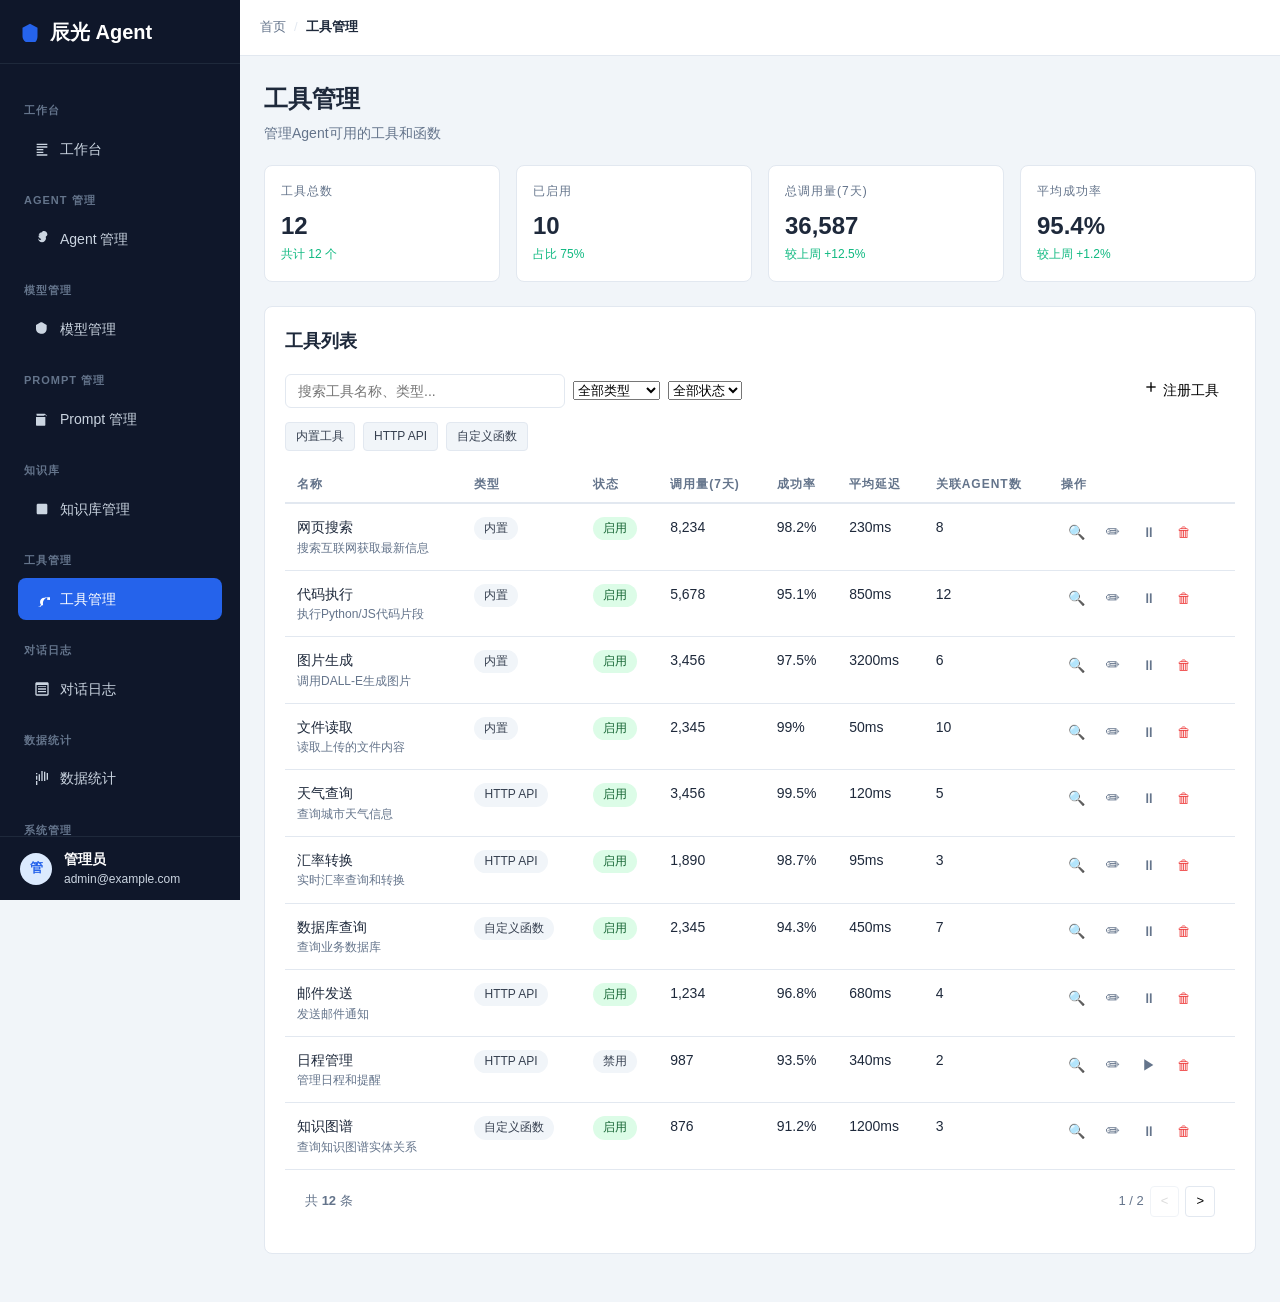
<file: docs/ui/v6_tools.html>
<!DOCTYPE html>
<html lang="zh-CN">
<head>
<meta charset="UTF-8">
<meta name="viewport" content="width=device-width, initial-scale=1.0">
<title>辰光 Agent - 工具管理</title>
<style>
/* Layout Design Spec Based System */
:root {
  --sidebar-dark: #0F172A;
  --sidebar-text: #CBD5E1;
  --sidebar-active: #2563EB;
  --main-bg: #F1F5F9;
  --card: #FFFFFF;
  --border: #E2E8F0;
  --text: #1E293B;
  --text-muted: #64748B;
  --accent: #2563EB;
  --accent-light: #DBEAFE;
  --success: #10B981;
  --warning: #F59E0B;
  --danger: #EF4444;
  --radius-lg: 8px;
  --radius-md: 6px;
  --radius-sm: 4px;
}

*{box-sizing:border-box;margin:0;padding:0}
body{font-family:-apple-system,BlinkMacSystemFont,"Segoe UI",Roboto,"Helvetica Neue",Arial,sans-serif;background:var(--main-bg);color:var(--text);line-height:1.6}
a{color:inherit;text-decoration:none}
img{max-width:100%;display:block}
button{cursor:pointer;border:none;background:none;font:inherit}
.app{display:flex;min-height:100vh}
.sidebar{width:240px;background:var(--sidebar-dark);flex-shrink:0;display:flex;flex-direction:column;position:sticky;top:0;height:100vh;overflow-y:auto}
.sidebar-header{height:64px;display:flex;align-items:center;padding:0 20px;border-bottom:1px solid #1E293B}
.sidebar-header .logo{display:flex;align-items:center;font-size:20px;font-weight:700;color:white}
.sidebar-header .icon{margin-right:10px;fill:var(--accent);width:20px;height:20px}
.sidebar-nav{flex:1;padding:16px 12px;overflow-y:auto}
.group-title{font-size:11px;font-weight:700;text-transform:uppercase;letter-spacing:1px;color:var(--text-muted);padding:6px 12px;margin-top:16px}
.sidebar-nav a{display:flex;align-items:center;padding:10px 16px;margin:2px 6px;border-radius:var(--radius-lg);color:var(--sidebar-text);font-size:14px;font-weight:500;transition:all .15s}
.sidebar-nav a:hover{background:#1E2A3B}
.sidebar-nav a.active{background:var(--sidebar-active);color:#fff}
.sidebar-nav a.active .icon{margin-right:10px;fill:#fff}
.sidebar-nav .icon{fill:var(--sidebar-text);margin-right:10px;width:16px;height:16px}
.sidebar-user{height:64px;border-top:1px solid #1E293B;padding:0 20px;display:flex;align-items:center}
.sidebar-user .avatar{width:32px;height:32px;border-radius:50%;background:var(--accent-light);display:flex;align-items:center;justify-content:center;color:var(--accent);font-weight:700;font-size:13px}
.sidebar-user .meta{margin-left:12px}
.sidebar-user .name{font-size:14px;font-weight:600;color:#fff}
.sidebar-user .email{font-size:12px;color:var(--sidebar-text)}
.main{flex:1;display:flex;flex-direction:column;overflow:hidden}
.header{height:56px;background:var(--card);border-bottom:1px solid var(--border);display:flex;align-items:center;padding:0 20px}
.header .path{display:flex;align-items:center;font-size:13px}
.header .path a:not(:last-child){color:var(--text-muted)}
.header .path a:last-child{font-weight:600;color:var(--text)}
.header .path a:not(:last-child)::after{content:'/';margin:0 8px;color:var(--border)}
.content{flex:1;overflow-y:auto;padding:24px}
.page{max-width:1200px;margin:0 auto;width:100%}
.page h1{font-size:24px;font-weight:700;margin-bottom:4px}
.page .subtitle{color:var(--text-muted);font-size:14px;margin-bottom:20px}
.stats{display:grid;grid-template-columns:repeat(4,1fr);gap:16px;margin-bottom:24px}
.stat{background:var(--card);border:1px solid var(--border);border-radius:var(--radius-lg);padding:16px}
.stat .label{font-size:12px;text-transform:uppercase;letter-spacing:1px;color:var(--text-muted);margin-bottom:6px}
.stat .value{font-size:24px;font-weight:700}
.stat .trend{font-size:12px;color:var(--success)}
.table-card{background:var(--card);border:1px solid var(--border);border-radius:var(--radius-lg);padding:20px;margin-bottom:24px}
.table-card h2{font-size:18px;font-weight:600;margin-bottom:16px}
.table-card .toolbar{display:flex;align-items:center;justify-content:space-between;margin-bottom:12px}
.table-card .toolbar .left{display:flex;align-items:center;gap:8px}
.table-card .toolbar input{padding:8px 12px;border:1px solid var(--border);border-radius:var(--radius-md);width:280px;font-size:14px;outline:none}
.table-card .toolbar input:focus{border-color:var(--accent)}
.toolbar-filters{display:flex;align-items:center;gap:8px;margin-bottom:12px;flex-wrap:wrap}
.toolbar-filters .filter{border:1px solid var(--border);border-radius:var(--radius-md);padding:6px 12px;font-size:13px;background:var(--card);cursor:pointer}
.toolbar-filters .tags{display:flex;gap:6px}
.tag{background:#F1F5F9;color:#374151;border:1px solid var(--border);border-radius:var(--radius-sm);padding:4px 10px;font-size:12px}
table{width:100%;border-collapse:collapse;font-size:14px}
th,td{padding:12px;border-bottom:1px solid var(--border);text-align:left}
th{text-align:left;font-size:12px;font-weight:600;text-transform:uppercase;letter-spacing:1px;color:var(--text-muted);padding:12px 12px 8px;border-bottom:2px solid var(--border)}
td{vertical-align:top}
tr:hover{background:#F8FAFC}
tr td:first-child{font-weight:500}
.badge{display:inline-block;padding:2px 10px;border-radius:12px;font-size:12px;font-weight:500}
.badge.default-bg{background:#F1F5F9;color:#374151}
.badge.success-bg{background:#DCFCE7;color:#166534}
.badge.warning-bg{background:#FEF9C3;color:#854D0E}
.badge.danger-bg{background:#FEE2E2;color:#991B1B}
.actions button{display:inline-flex;align-items:center;justify-content:center;width:32px;height:32px;border-radius:4px;color:var(--text-muted);transition:background .15s}
.actions button:hover{background:#F1F5F9}
.actions button.primary{background:var(--accent);color:#fff}
.actions button.primary:hover{background:#1D4ED8}
.pagination{display:flex;align-items:center;justify-content:space-between;padding:16px 20px;color:var(--text-muted);font-size:13px}
.pagination .left span{margin-right:8px}
.pagination .right{display:flex;align-items:center;gap:6px}
.pagination button{border:1px solid var(--border);border-radius:var(--radius-sm);padding:4px 10px;font-size:13px;background:var(--card)}
.pagination button.active{background:var(--accent);color:#fff;border-color:var(--accent)}
.pagination button:disabled{opacity:.5;cursor:not-allowed}
@media(max-width:768px){.stats{grid-template-columns:repeat(2,1fr)}.sidebar{width:64px}.sidebar-header .logo span,.sidebar-nav .group-title,.sidebar-user .meta{display:none}.sidebar-nav a{width:48px;justify-content:center;padding:12px;margin:2px 0}.sidebar-nav a.active .icon{margin:0}.sidebar-nav .icon{margin:0}.sidebar-user{padding:12px}.sidebar-user .avatar{width:32px}}
</style>
</head>
<body>
<div class="app">
  <!-- Sidebar Navigation -->
  <aside class="sidebar">
    <div class="sidebar-header">
      <div class="logo">
        <svg class="icon" viewBox="0 0 24 24"><path d="M12 2L3 7v10c0 4.4 3.6 8 9 9s9-3.6 9-9V7l-9-5z"/></svg>
        <span>辰光 Agent</span>
      </div>
    </div>

    <nav class="sidebar-nav">
      <div class="group-title">工作台</div>
      <a href="v1_dashboard.html">
        <svg class="icon" viewBox="0 0 24 24"><path d="M4 4h16v2H4zM4 8h16v2H4zM4 12h10v2H4zM4 16h10v2H4zM4 20h16v2H4z"/></svg>
        <span>工作台</span>
      </a>

      <div class="group-title">Agent 管理</div>
      <a href="v2_agents.html">
        <svg class="icon" viewBox="0 0 24 24"><path d="M12 2C9.24 2 7 4.24 7 7c0 2.24 1.41 4.14 3.28 4.78.27.09.42.34.42.62 0 .35-.27.64-.62.72C8.06 13.93 6 12.18 6 10 6 7.24 8.24 5 11 5c.55 0 1.08.12 1.57.33.26-.23.56-.41.89-.51C12.46 5.09 11.76 5 11 5 8.79 5 6 7.79 6 11c0 3.21 2.79 6 6 6s6-2.79 6-6c0-.76-.17-1.49-.45-2.16.34-.26.62-.58.82-.95C19.57 7.14 20 6.1 20 5c0-2.76-2.24-5-5-5-.76 0-1.49.17-2.16.45z"/><path d="M19.59 7.05L18.17 5.64c.12-.45.12-.79.12-1.16 0-.19-.01-.37-.04-.56l1.47 1.47c.15 1.08-.29 1.95-.91 2.57z"/></svg>
        <span>Agent 管理
      </a>

      <div class="group-title">模型管理</div>
      <a href="v3_models.html">
        <svg class="icon" viewBox="0 0 24 24"><path d="M12 2l7 4v6c0 3.3-2.2 6.1-5.4 7l-1.6.3c-.3.1-.6.1-.9 0l-1.6-.3C5.2 18.1 3 15.3 3 12V6l7-4z"/></svg>
        <span>模型管理
      </a>

      <div class="group-title">Prompt 管理</div>
      <a href="v4_prompts.html">
        <svg class="icon" viewBox="0 0 24 24"><path d="M3 5c0-.55.45-1 1-1h12.17l2.83 2.83c.18.18.25.43.17.66a.5.5 0 01-.64.3A1.97 1.97 0 0015 7H4V5h1zm0 4v12c0 .55.45 1 1 1h12c.55 0 1-.45 1-1V9H4z"/></svg>
        <span>Prompt 管理
      </a>

      <div class="group-title">知识库</div>
      <a href="v5_kb.html">
        <svg class="icon" viewBox="0 0 24 24"><path d="M4 6c0-1.1.9-2 2-2h12c1.1 0 2 .9 2 2v12c0 1.1-.9 2-2 2H6c-1.1 0-2-.9-2-2V6zm10 0h4v12h-4V6zM4 8h4v12H6c-1.1 0-2-.9-2-2V8zm2 0v12"/></svg>
        <span>知识库管理
      </a>

      <div class="group-title">工具管理</div>
      <a href="v6_tools.html" class="active">
        <svg class="icon" viewBox="0 0 24 24"><path d="M19.43 12.98c.04-.32.57-.99.57-1.65 0-1.05-.95-1.95-2.08-1.95-.63 0-1.23.28-1.57.75-.35-.02-.7-.03-1.05-.03-3.45 0-6.25 2.8-6.25 6.25 0 1.51.5 2.94 1.37 4.05-.58 1.23-1.32 2.36-2.18 3.35-.28-.18-.6-.3-.95-.3-.81 0-1.45.64-1.45 1.44 0 .27.08.51.21.71l.03.05c.13.25.3.48.53.66v2.35c0 .55.45 1 1 1 1.11 0 2-.89 2-2v-3.02c0-1.76 1.42-3.18 3.17-3.18.31 0 .61.04.9-.11-.19-1.01-.28-2.05-.28-3.11 0-4.97 4.03-9 9-9s9 4.03 9 9-4.03 9-9 9c-1.07 0-2.09-.1-3.06-.28v2.67c0 .28.22.5.5.5.16 0 .3-.15.3-.32l.12-.35v-2.65c-.62-.43-1.15-.97-1.52-1.6 1.05-.55 2.19-.87 3.42-.87 3.86 0 7-3.14 7-7v-1.52c0-.34.23-.6.5-.6h2.65c.87 0 1.59-.73 1.59-1.65 0-.41-.14-.79-.36-1.1z"/></svg>
        <span>工具管理</span>
      </a>

      <div class="group-title">对话日志</div>
      <a href="v7_conversations.html">
        <svg class="icon" viewBox="0 0 24 24"><path d="M20 2H4c-1.1 0-2 .9-2 2v16c0 1.1.9 2 2 2h16c1.1 0 2-.9 2-2V4c0-1.1-.9-2-2-2zm0 18H4V6h16v14zm-2-3H6v-2h12v2zm0-4H6v-2h12v2zm0-4H6V8h12v2z"/></svg>
        <span>对话日志</span>
      </a>

      <div class="group-title">数据统计</div>
      <a href="v8_analytics.html">
        <svg class="icon" viewBox="0 0 24 24"><path d="M3 3h2v2H3zm0 4h2v6H3zm0 8h2v6H3zm4-10h2v10H7zm4-6h2v16h-2zm4 2h2v14h-2zm4 2h2v10h-2z"/></svg>
        <span>数据统计
      </a>

      <div class="group-title">系统管理</div>
      <a href="v9_system.html">
        <svg class="icon" viewBox="0 0 24 24"><path d="M12 8c-2.21 0-4 1.79-4 4s1.79 4 4 4 4-1.79 4-4-1.79-4-4-4zm0-2a6 6 0 1 1 0 12 6 6 0 0 1 0-12z"/><circle cx="12" cy="12" r="1" fill="currentColor"/><path d="M19.59 7.05L18.17 5.64c.12-.45.12-.79.12-1.16 0-.19-.01-.37-.04-.56l1.47 1.47c.15 1.08-.29 1.95-.91 2.57z"/></svg>
        <span>系统管理
      </a>
    </nav>

    <div class="sidebar-user">
      <div class="avatar">管</div>
      <div class="meta">
        <div class="name">管理员</div>
        <div class="email">admin@example.com</div>
      </div>
    </div>
  </aside>

  <!-- Main Content -->
  <section class="main">
    <!-- Header/breadcrumb -->
    <header class="header">
      <nav class="path" aria-label="breadcrumb">
        <a href="v1_dashboard.html">首页</a>
        <a href="#" class="last">工具管理</a>
      </nav>
    </header>

    <main class="content">
      <div class="page">
        <h1>工具管理</h1>
        <p class="subtitle">管理Agent可用的工具和函数</p>

        <!-- Stats Cards -->
        <div class="stats">
          <div class="stat">
            <div class="label">工具总数</div>
            <div class="value" id="stat-total">--</div>
            <div class="trend">共计 12 个</div>
          </div>
          <div class="stat">
            <div class="label">已启用</div>
            <div class="value" id="stat-enabled">--</div>
            <div class="trend">占比 75%</div>
          </div>
          <div class="stat">
            <div class="label">总调用量(7天)</div>
            <div class="value" id="stat-calls">--</div>
            <div class="trend">较上周 +12.5%</div>
          </div>
          <div class="stat">
            <div class="label">平均成功率</div>
            <div class="value" id="stat-success">--</div>
            <div class="trend">较上周 +1.2%</div>
          </div>
        </div>

        <!-- Tools Table -->
        <div class="table-card">
          <h2>工具列表</h2>
          <div class="toolbar">
            <div class="left">
              <input type="text" id="search" placeholder="搜索工具名称、类型...">
              <select id="typeFilter" class="filter">
                <option value="all">全部类型</option>
                <option value="builtin">内置工具</option>
                <option value="http_api">HTTP API</option>
                <option value="custom_function">自定义函数</option>
              </select>
              <select id="statusFilter" class="filter">
                <option value="all">全部状态</option>
                <option value="enabled">启用</option>
                <option value="disabled">禁用</option>
                <option value="error">错误</option>
              </select>
            </div>
            <button class="primary" id="createBtn" style="padding:8px 16px;border-radius:var(--radius-md);font-size:14px">
              <svg width="16" height="16" viewBox="0 0 24 24" fill="none" stroke="currentColor" stroke-width="2"><line x1="12" y1="5" x2="12" y2="19"/><line x1="5" y1="12" x2="19" y2="12"/></svg>
              注册工具
            </button>
          </div>
          <div class="toolbar-filters">
            <span class="tag">内置工具</span>
            <span class="tag">HTTP API</span>
            <span class="tag">自定义函数</span>
          </div>
          <table id="tool-table">
            <thead>
              <tr>
                <th>名称</th>
                <th>类型</th>
                <th>状态</th>
                <th>调用量(7天)</th>
                <th>成功率</th>
                <th>平均延迟</th>
                <th>关联Agent数</th>
                <th>操作</th>
              </tr>
            </thead>
            <tbody></tbody>
          </table>
          <div class="pagination">
            <div class="left"><span>共 <strong id="total-count">0</strong> 条</span></div>
            <div class="right">
              <span id="page-info">1 / 1</span>
              <button id="prev" disabled>&lt;</button>
              <button id="next" disabled>&gt;</button>
            </div>
          </div>
        </div>
      </div>
    </main>
  </section>
</div>

<script>
const PAGE_SIZE = 10;
let current = 1, filtered = [];

const tools = [
  {id:1,name:'网页搜索',desc:'搜索互联网获取最新信息',type:'builtin',status:'enabled',calls:8234,success:98.2,delay:230,agentCount:8},
  {id:2,name:'代码执行',desc:'执行Python/JS代码片段',type:'builtin',status:'enabled',calls:5678,success:95.1,delay:850,agentCount:12},
  {id:3,name:'图片生成',desc:'调用DALL-E生成图片',type:'builtin',status:'enabled',calls:3456,success:97.5,delay:3200,agentCount:6},
  {id:4,name:'文件读取',desc:'读取上传的文件内容',type:'builtin',status:'enabled',calls:2345,success:99.0,delay:50,agentCount:10},
  {id:5,name:'天气查询',desc:'查询城市天气信息',type:'http_api',status:'enabled',calls:3456,success:99.5,delay:120,agentCount:5},
  {id:6,name:'汇率转换',desc:'实时汇率查询和转换',type:'http_api',status:'enabled',calls:1890,success:98.7,delay:95,agentCount:3},
  {id:7,name:'数据库查询',desc:'查询业务数据库',type:'custom_function',status:'enabled',calls:2345,success:94.3,delay:450,agentCount:7},
  {id:8,name:'邮件发送',desc:'发送邮件通知',type:'http_api',status:'enabled',calls:1234,success:96.8,delay:680,agentCount:4},
  {id:9,name:'日程管理',desc:'管理日程和提醒',type:'http_api',status:'disabled',calls:987,success:93.5,delay:340,agentCount:2},
  {id:10,name:'知识图谱',desc:'查询知识图谱实体关系',type:'custom_function',status:'enabled',calls:876,success:91.2,delay:1200,agentCount:3},
  {id:11,name:'OCR识别',desc:'图片文字识别',type:'http_api',status:'error',calls:654,success:88.5,delay:2100,agentCount:4},
  {id:12,name:'语音转文字',desc:'语音识别转文字',type:'http_api',status:'enabled',calls:5432,success:92.1,delay:1800,agentCount:6}
];

const typeLabels = {builtin:'内置工具',http_api:'HTTP API',custom_function:'自定义函数'};
const statusMap = {enabled:['启用','success-bg'],disabled:['禁用','default-bg'],error:['错误','danger-bg']};

function formatNumber(num){return num.toLocaleString();}
function statusBadge(s){const m=statusMap[s]||['草稿','warning-bg'];return `<span class="badge ${m[1]}">${m[0]}</span>`;}
function typeBadge(t){const labels={builtin:'内置',http_api:'HTTP API',custom_function:'自定义函数'};return `<span class="badge default-bg">${labels[t]||t}</span>`;}

function renderStats(){
  document.getElementById('stat-total').textContent=tools.length;
  document.getElementById('stat-enabled').textContent=tools.filter(t=>t.status==='enabled').length;
  document.getElementById('stat-calls').textContent=formatNumber(tools.reduce((s,t)=>s+t.calls,0));
  const avg=tools.reduce((s,t)=>s+t.success,0)/tools.length;
  document.getElementById('stat-success').textContent=avg.toFixed(1)+'%';
}

function doFilter(){
  const term=document.getElementById('search').value.toLowerCase();
  const typeF=document.getElementById('typeFilter').value;
  const statusF=document.getElementById('statusFilter').value;
  filtered=tools.filter(t=>
    (t.name.toLowerCase().includes(term)||t.desc.toLowerCase().includes(term)||t.type.includes(term))&&
    (typeF==='all'||t.type===typeF)&&
    (statusF==='all'||t.status===statusF)
  );
  current=1;
  renderTable();
}

function renderTable(){
  const tbody=document.querySelector('#tool-table tbody');
  const start=(current-1)*PAGE_SIZE;
  const end=start+PAGE_SIZE;
  const page=filtered.slice(start,end);
  document.getElementById('total-count').textContent=filtered.length;
  const totalPages=Math.ceil(filtered.length/PAGE_SIZE)||1;
  document.getElementById('page-info').textContent=`${current} / ${totalPages}`;
  document.getElementById('prev').disabled=current<=1;
  document.getElementById('next').disabled=current>=totalPages;
  tbody.innerHTML=page.map(t=>`<tr>
    <td><div>${t.name}</div><div style="font-size:12px;color:var(--text-muted)">${t.desc}</div></td>
    <td>${typeBadge(t.type)}</td>
    <td>${statusBadge(t.status)}</td>
    <td>${formatNumber(t.calls)}</td>
    <td>${t.success}%</td>
    <td>${t.delay}ms</td>
    <td>${t.agentCount}</td>
    <td class="actions">
      <button title="测试">🔍</button>
      <button title="编辑">✏</button>
      <button title="${t.status==='enabled'?'停用':'启用'}">${t.status==='enabled'?'⏸':'▶'}</button>
      <button title="删除" style="color:var(--danger)">🗑</button>
    </td>
  </tr>`).join('');
}

document.getElementById('prev').onclick=()=>{if(current>1){current--;renderTable();}};
document.getElementById('next').onclick=()=>{const tp=Math.ceil(filtered.length/PAGE_SIZE)||1;if(current<tp){current++;renderTable();}};
document.getElementById('search').addEventListener('input',doFilter);
document.getElementById('typeFilter').addEventListener('change',doFilter);
document.getElementById('statusFilter').addEventListener('change',doFilter);
document.getElementById('createBtn').onclick=()=>{alert('注册工具功能开发中');};

renderStats();
doFilter();
</script>
</body>
</html>
</file>
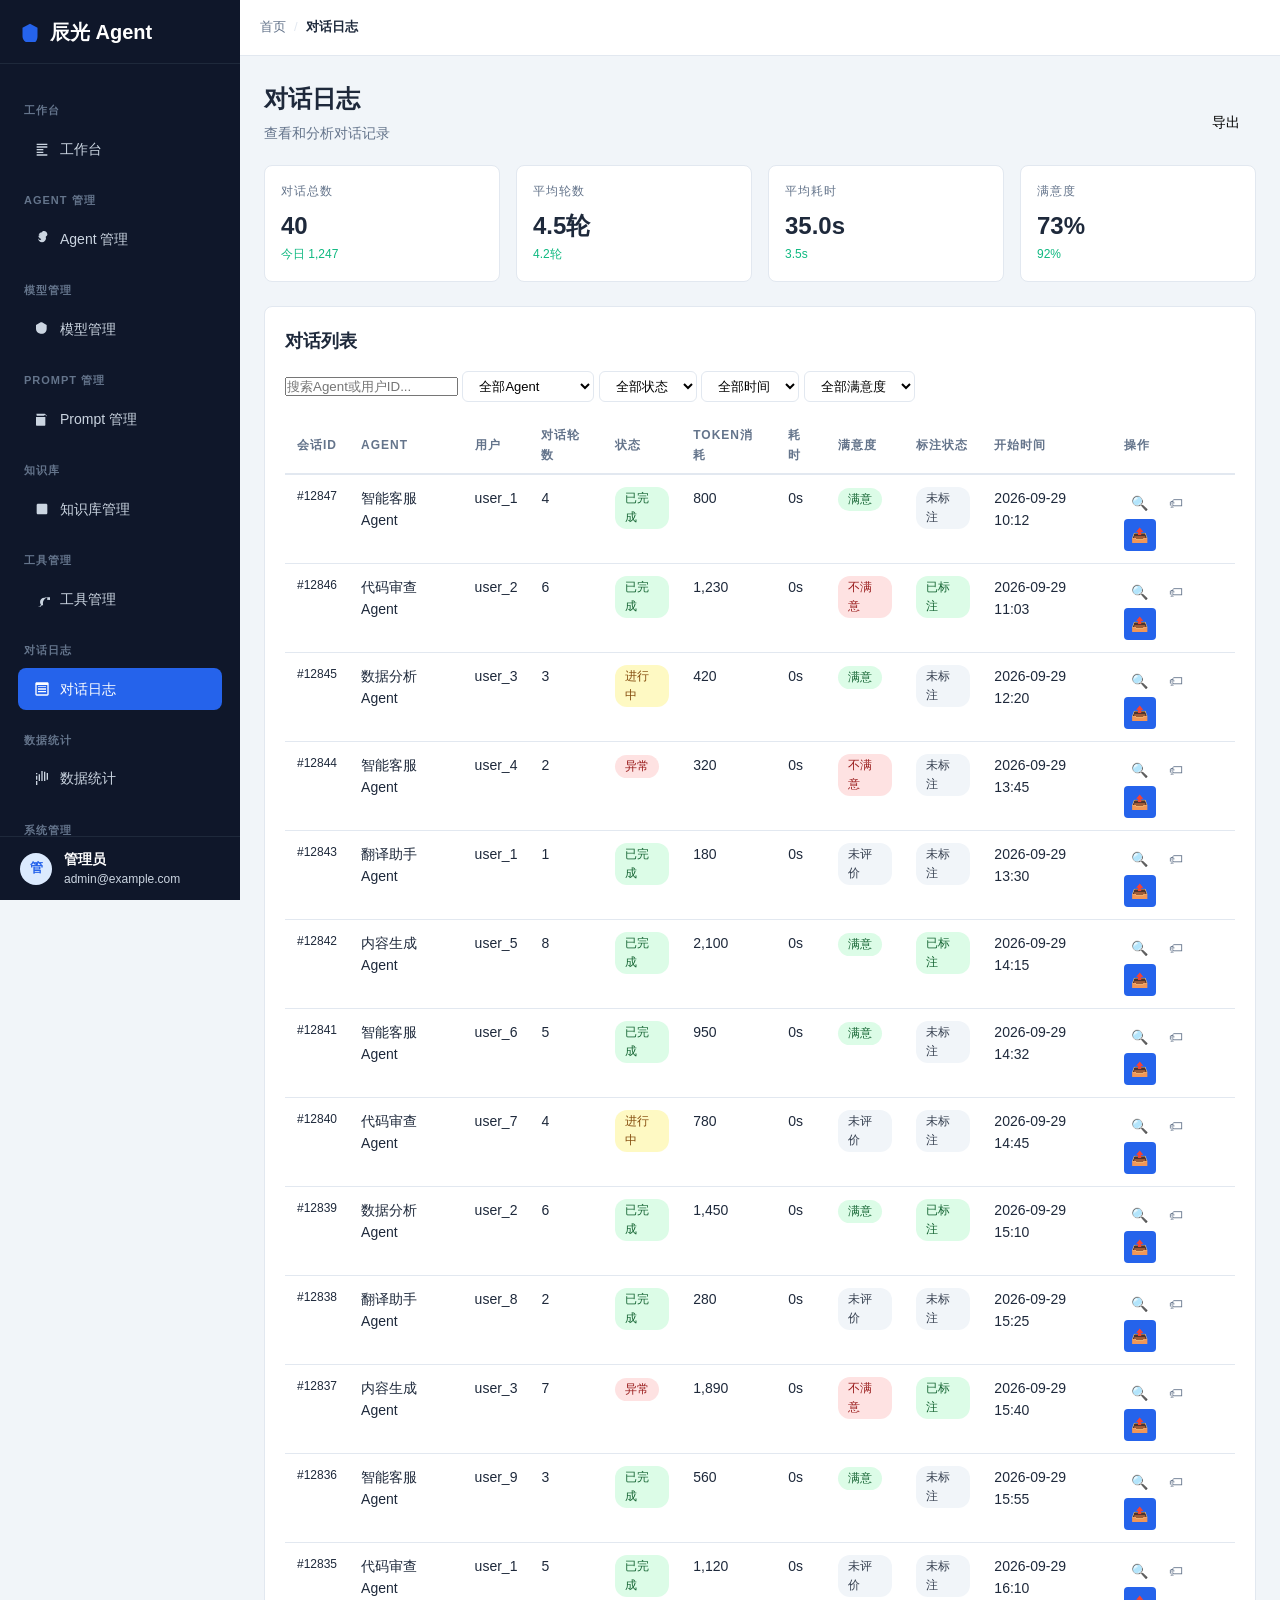
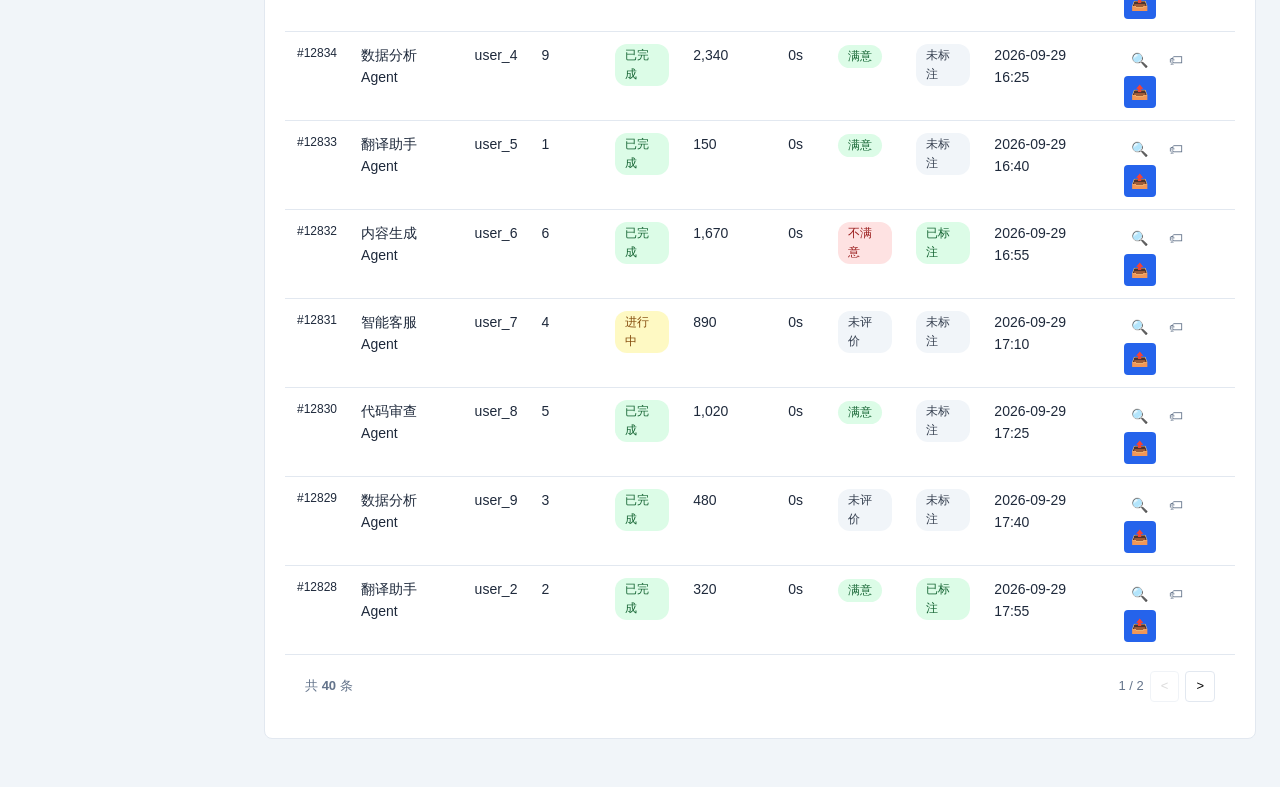
<file: docs/ui/v7_conversations.html>
<!DOCTYPE html>
<html lang="zh-CN">
<head>
<meta charset="UTF-8">
<meta name="viewport" content="width=device-width, initial-scale=1.0">
<title>辰光 Agent - 对话日志</title>
<style>
/* Layout Design Spec Based System */
:root {
  --sidebar-dark: #0F172A;
  --sidebar-text: #CBD5E1;
  --sidebar-active: #2563EB;
  --main-bg: #F1F5F9;
  --card: #FFFFFF;
  --border: #E2E8F0;
  --text: #1E293B;
  --text-muted: #64748B;
  --accent: #2563EB;
  --accent-light: #DBEAFE;
  --success: #10B981;
  --warning: #F59E0B;
  --danger: #EF4444;
  --radius-lg: 8px;
  --radius-md: 6px;
  --radius-sm: 4px;
}

*{box-sizing:border-box;margin:0;padding:0}
body{font-family:-apple-system,BlinkMacSystemFont,"Segoe UI",Roboto,"Helvetica Neue",Arial,sans-serif;background:var(--main-bg);color:var(--text);line-height:1.6}
a{color:inherit;text-decoration:none}
img{max-width:100%;display:block}
button{cursor:pointer;border:none;background:none;font:inherit}
.app{display:flex;min-height:100vh}
.sidebar{width:240px;background:var(--sidebar-dark);flex-shrink:0;display:flex;flex-direction:column;position:sticky;top:0;height:100vh;overflow-y:auto}
.sidebar-header{height:64px;display:flex;align-items:center;padding:0 20px;border-bottom:1px solid #1E293B}
.sidebar-header .logo{display:flex;align-items:center;font-size:20px;font-weight:700;color:white}
.sidebar-header .icon{margin-right:10px;fill:var(--accent);width:20px;height:20px}
.sidebar-nav{flex:1;padding:16px 12px;overflow-y:auto}
.group-title{font-size:11px;font-weight:700;text-transform:uppercase;letter-spacing:1px;color:var(--text-muted);padding:6px 12px;margin-top:16px}
.sidebar-nav a{display:flex;align-items:center;padding:10px 16px;margin:2px 6px;border-radius:var(--radius-lg);color:var(--sidebar-text);font-size:14px;font-weight:500;transition:all .15s}
.sidebar-nav a:hover{background:#1E2A3B}
.sidebar-nav a.active{background:var(--sidebar-active);color:#fff}
.sidebar-nav a.active .icon{margin-right:10px;fill:#fff}
.sidebar-nav .icon{fill:var(--sidebar-text);margin-right:10px;width:16px;height:16px}
.sidebar-user{height:64px;border-top:1px solid #1E293B;padding:0 20px;display:flex;align-items:center}
.sidebar-user .avatar{width:32px;height:32px;border-radius:50%;background:var(--accent-light);display:flex;align-items:center;justify-content:center;color:var(--accent);font-weight:700;font-size:13px}
.sidebar-user .meta{margin-left:12px}
.sidebar-user .name{font-size:14px;font-weight:600;color:#fff}
.sidebar-user .email{font-size:12px;color:var(--sidebar-text)}
.main{flex:1;display:flex;flex-direction:column;overflow:hidden}
.header{height:56px;background:var(--card);border-bottom:1px solid var(--border);display:flex;align-items:center;padding:0 20px}
.header .path{display:flex;align-items:center;font-size:13px}
.header .path a:not(:last-child){color:var(--text-muted)}
.header .path a:last-child{font-weight:600;color:var(--text)}
.header .path a:not(:last-child)::after{content:'/';margin:0 8px;color:var(--border)}
.content{flex:1;overflow-y:auto;padding:24px}
.page{max-width:1200px;margin:0 auto;width:100%}
.page h1{font-size:24px;font-weight:700;margin-bottom:4px}
.page .subtitle{color:var(--text-muted);font-size:14px;margin-bottom:20px}
.stats{display:grid;grid-template-columns:repeat(4,1fr);gap:16px;margin-bottom:24px}
.stat{background:var(--card);border:1px solid var(--border);border-radius:var(--radius-lg);padding:16px}
.stat .label{font-size:12px;text-transform:uppercase;letter-spacing:1px;color:var(--text-muted);margin-bottom:6px}
.stat .value{font-size:24px;font-weight:700}
.stat .trend{font-size:12px;color:var(--success)}
.table-card{background:var(--card);border:1px solid var(--border);border-radius:var(--radius-lg);padding:20px;margin-bottom:24px}
.table-card h2{font-size:18px;font-weight:600;margin-bottom:16px}
.table-card .toolbar{display:flex;align-items:center;justify-content:space-between;margin-bottom:12px}
.table-card .toolbar .left{display:flex;align-items:center;gap:8px}
.table-card .toolbar input{padding:8px 12px;border:1px solid var(--border);border-radius:var(--radius-md);width:280px;font-size:14px;outline:none}
.table-card .toolbar input:focus{border-color:var(--accent)}
.toolbar-filters{display:flex;align-items:center;gap:8px;margin-bottom:12px;flex-wrap:wrap}
.toolbar-filters .filter{border:1px solid var(--border);border-radius:var(--radius-md);padding:6px 12px;font-size:13px;background:var(--card);cursor:pointer}
.toolbar-filters .tags{display:flex;gap:6px;flex-wrap:wrap}
.tag{background:#F1F5F9;color:#374151;border:1px solid var(--border);border-radius:var(--radius-sm);padding:4px 10px;font-size:12px}
table{width:100%;border-collapse:collapse;font-size:14px}
th,td{padding:12px;border-bottom:1px solid var(--border);text-align:left}
th{text-align:left;font-size:12px;font-weight:600;text-transform:uppercase;letter-spacing:1px;color:var(--text-muted);padding:12px 12px 8px;border-bottom:2px solid var(--border)}
td{vertical-align:top}
tr:hover{background:#F8FAFC}
tr td:first-child{font-weight:500}
.badge{display:inline-block;padding:2px 10px;border-radius:12px;font-size:12px;font-weight:500}
.badge.default-bg{background:#F1F5F9;color:#374151}
.badge.success-bg{background:#DCFCE7;color:#166534}
.badge.warning-bg{background:#FEF9C3;color:#854D0E}
.badge.danger-bg{background:#FEE2E2;color:#991B1B}
.actions button{display:inline-flex;align-items:center;justify-content:center;width:32px;height:32px;border-radius:4px;color:var(--text-muted);transition:background .15s}
.actions button:hover{background:#F1F5F9}
.actions button.primary{background:var(--accent);color:#fff}
.actions button.primary:hover{background:#1D4ED8}
.pagination{display:flex;align-items:center;justify-content:space-between;padding:16px 20px;color:var(--text-muted);font-size:13px}
.pagination .left span{margin-right:8px}
.pagination .right{display:flex;align-items:center;gap:6px}
.pagination button{border:1px solid var(--border);border-radius:var(--radius-sm);padding:4px 10px;font-size:13px;background:var(--card)}
.pagination button.active{background:var(--accent);color:#fff;border-color:var(--accent)}
.pagination button:disabled{opacity:.5;cursor:not-allowed}
@media(max-width:768px){.stats{grid-template-columns:repeat(2,1fr)}.sidebar{width:64px}.sidebar-header .logo span,.sidebar-nav .group-title,.sidebar-user .meta{display:none}.sidebar-nav a{width:48px;justify-content:center;padding:12px;margin:2px 0}.sidebar-nav a.active .icon{margin:0}.sidebar-nav .icon{margin:0}.sidebar-user{padding:12px}.sidebar-user .avatar{width:32px}}
</style>
</head>
<body>
<div class="app">
  <!-- Sidebar Navigation -->
  <aside class="sidebar">
    <div class="sidebar-header">
      <div class="logo">
        <svg class="icon" viewBox="0 0 24 24"><path d="M12 2L3 7v10c0 4.4 3.6 8 9 9s9-3.6 9-9V7l-9-5z"/></svg>
        <span>辰光 Agent</span>
      </div>
    </div>

    <nav class="sidebar-nav">
      <div class="group-title">工作台</div>
      <a href="v1_dashboard.html">
        <svg class="icon" viewBox="0 0 24 24"><path d="M4 4h16v2H4zM4 8h16v2H4zM4 12h10v2H4zM4 16h10v2H4zM4 20h16v2H4z"/></svg>
        <span>工作台</span>
      </a>

      <div class="group-title">Agent 管理</div>
      <a href="v2_agents.html">
        <svg class="icon" viewBox="0 0 24 24"><path d="M12 2C9.24 2 7 4.24 7 7c0 2.24 1.41 4.14 3.28 4.78.27.09.42.34.42.62 0 .35-.27.64-.62.72C8.06 13.93 6 12.18 6 10 6 7.24 8.24 5 11 5c.55 0 1.08.12 1.57.33.26-.23.56-.41.89-.51C12.46 5.09 11.76 5 11 5 8.79 5 6 7.79 6 11c0 3.21 2.79 6 6 6s6-2.79 6-6c0-.76-.17-1.49-.45-2.16.34-.26.62-.58.82-.95C19.57 7.14 20 6.1 20 5c0-2.76-2.24-5-5-5-.76 0-1.49.17-2.16.45z"/><path d="M19.59 7.05L18.17 5.64c.12-.45.12-.79.12-1.16 0-.19-.01-.37-.04-.56l1.47 1.47c.15 1.08-.29 1.95-.91 2.57z"/></svg>
        <span>Agent 管理
      </a>

      <div class="group-title">模型管理</div>
      <a href="v3_models.html">
        <svg class="icon" viewBox="0 0 24 24"><path d="M12 2l7 4v6c0 3.3-2.2 6.1-5.4 7l-1.6.3c-.3.1-.6.1-.9 0l-1.6-.3C5.2 18.1 3 15.3 3 12V6l7-4z"/></svg>
        <span>模型管理
      </a>

      <div class="group-title">Prompt 管理</div>
      <a href="v4_prompts.html">
        <svg class="icon" viewBox="0 0 24 24"><path d="M3 5c0-.55.45-1 1-1h12.17l2.83 2.83c.18.18.25.43.17.66a.5.5 0 01-.64.3A1.97 1.97 0 0015 7H4V5h1zm0 4v12c0 .55.45 1 1 1h12c.55 0 1-.45 1-1V9H4z"/></svg>
        <span>Prompt 管理
      </a>

      <div class="group-title">知识库</div>
      <a href="v5_kb.html">
        <svg class="icon" viewBox="0 0 24 24"><path d="M4 6c0-1.1.9-2 2-2h12c1.1 0 2 .9 2 2v12c0 1.1-.9 2-2 2H6c-1.1 0-2-.9-2-2V6zm10 0h4v12h-4V6zM4 8h4v12H6c-1.1 0-2-.9-2-2V8zm2 0v12"/></svg>
        <span>知识库管理
      </a>

      <div class="group-title">工具管理</div>
      <a href="v6_tools.html">
        <svg class="icon" viewBox="0 0 24 24"><path d="M19.43 12.98c.04-.32.57-.99.57-1.65 0-1.05-.95-1.95-2.08-1.95-.63 0-1.23.28-1.57.75-.35-.02-.7-.03-1.05-.03-3.45 0-6.25 2.8-6.25 6.25 0 1.51.5 2.94 1.37 4.05-.58 1.23-1.32 2.36-2.18 3.35-.28-.18-.6-.3-.95-.3-.81 0-1.45.64-1.45 1.44 0 .27.08.51.21.71l.03.05c.13.25.3.48.53.66v2.35c0 .55.45 1 1 1 1.11 0 2-.89 2-2v-3.02c0-1.76 1.42-3.18 3.17-3.18.31 0 .61.04.9-.11-.19-1.01-.28-2.05-.28-3.11 0-4.97 4.03-9 9-9s9 4.03 9 9-4.03 9-9 9c-1.07 0-2.09-.1-3.06-.28v2.67c0 .28.22.5.5.5.16 0 .3-.15.3-.32l.12-.35v-2.65c-.62-.43-1.15-.97-1.52-1.6 1.05-.55 2.19-.87 3.42-.87 3.86 0 7-3.14 7-7v-1.52c0-.34.23-.6.5-.6h2.65c.87 0 1.59-.73 1.59-1.65 0-.41-.14-.79-.36-1.1z"/></svg>
        <span>工具管理</span>
      </a>

      <div class="group-title">对话日志</div>
      <a href="v7_conversations.html" class="active">
        <svg class="icon" viewBox="0 0 24 24"><path d="M20 2H4c-1.1 0-2 .9-2 2v16c0 1.1.9 2 2 2h16c1.1 0 2-.9 2-2V4c0-1.1-.9-2-2-2zm0 18H4V6h16v14zm-2-3H6v-2h12v2zm0-4H6v-2h12v2zm0-4H6V8h12v2z"/></svg>
        <span>对话日志</span>
      </a>

      <div class="group-title">数据统计</div>
      <a href="v8_analytics.html">
        <svg class="icon" viewBox="0 0 24 24"><path d="M3 3h2v2H3zm0 4h2v6H3zm0 8h2v6H3zm4-10h2v10H7zm4-6h2v16h-2zm4 2h2v14h-2zm4 2h2v10h-2z"/></svg>
        <span>数据统计
      </a>

      <div class="group-title">系统管理</div>
      <a href="v9_system.html">
        <svg class="icon" viewBox="0 0 24 24"><path d="M12 8c-2.21 0-4 1.79-4 4s1.79 4 4 4 4-1.79 4-4-1.79-4-4-4zm0-2a6 6 0 1 1 0 12 6 6 0 0 1 0-12z"/><circle cx="12" cy="12" r="1" fill="currentColor"/><path d="M19.59 7.05L18.17 5.64c.12-.45.12-.79.12-1.16 0-.19-.01-.37-.04-.56l1.47 1.47c.15 1.08-.29 1.95-.91 2.57z"/></svg>
        <span>系统管理
      </a>
    </nav>

    <div class="sidebar-user">
      <div class="avatar">管</div>
      <div class="meta">
        <div class="name">管理员</div>
        <div class="email">admin@example.com</div>
      </div>
    </div>
  </aside>

  <!-- Main Content -->
  <section class="main">
    <!-- Header/breadcrumb -->
    <header class="header">
      <nav class="path" aria-label="breadcrumb">
        <a href="v1_dashboard.html">首页</a>
        <a href="#" class="last">对话日志</a>
      </nav>
    </header>

    <main class="content">
      <div class="page">
        <div class="toolbar">
          <div style="display:flex;justify-content:space-between;align-items:center;width:100%">
            <div>
              <h1>对话日志</h1>
              <p class="subtitle">查看和分析对话记录</p>
            </div>
            <button class="primary" id="exportBtn" style="padding:8px 16px;border-radius:var(--radius-md);font-size:14px">导出</button>
          </div>
        </div>

        <!-- Stats Cards -->
        <div class="stats">
          <div class="stat">
            <div class="label">对话总数</div>
            <div class="value" id="stat-total">--</div>
            <div class="trend">今日 1,247</div>
          </div>
          <div class="stat">
            <div class="label">平均轮数</div>
            <div class="value" id="stat-turns">--</div>
            <div class="trend">4.2轮</div>
          </div>
          <div class="stat">
            <div class="label">平均耗时</div>
            <div class="value" id="stat-duration">--</div>
            <div class="trend">3.5s</div>
          </div>
          <div class="stat">
            <div class="label">满意度</div>
            <div class="value" id="stat-satisfaction">--</div>
            <div class="trend">92%</div>
          </div>
        </div>

        <!-- Conversations Table -->
        <div class="table-card">
          <h2>对话列表</h2>
          <div class="toolbar-filters">
            <div class="left">
              <input type="text" id="search" placeholder="搜索Agent或用户ID...">
              <select id="agentFilter" class="filter">
                <option value="all">全部Agent</option>
                <option value="智能客服Agent">智能客服Agent</option>
                <option value="代码审查Agent">代码审查Agent</option>
                <option value="数据分析Agent">数据分析Agent</option>
                <option value="翻译助手Agent">翻译助手Agent</option>
                <option value="内容生成Agent">内容生成Agent</option>
              </select>
              <select id="statusFilter" class="filter">
                <option value="all">全部状态</option>
                <option value="completed">已完成</option>
                <option value="active">进行中</option>
                <option value="error">异常</option>
              </select>
              <select id="timeFilter" class="filter">
                <option value="all">全部时间</option>
                <option value="today">今天</option>
                <option value="yesterday">昨天</option>
                <option value="week">最近7天</option>
              </select>
              <select id="satisfactionFilter" class="filter">
                <option value="all">全部满意度</option>
                <option value="positive">满意</option>
                <option value="negative">不满意</option>
                <option value="none">未评价</option>
              </select>
            </div>
          </div>
          <table id="conv-table">
            <thead>
              <tr>
                <th>会话ID</th>
                <th>Agent</th>
                <th>用户</th>
                <th>对话轮数</th>
                <th>状态</th>
                <th>Token消耗</th>
                <th>耗时</th>
                <th>满意度</th>
                <th>标注状态</th>
                <th>开始时间</th>
                <th>操作</th>
              </tr>
            </thead>
            <tbody></tbody>
          </table>
          <div class="pagination">
            <div class="left"><span>共 <strong id="total-count">0</strong> 条</span></div>
            <div class="right">
              <span id="page-info">1 / 1</span>
              <button id="prev" disabled>&lt;</button>
              <button id="next" disabled>&gt;</button>
            </div>
          </div>
        </div>
      </div>
    </main>
  </section>
</div>

<script>
const conversations = [
  {id:'#12847',agent:'智能客服Agent',user:'user_1',turns:4,tokens:800,cost:0.80,time:32,status:'completed',satisfaction:'positive',annotated:false,start:'2026-09-29 10:12'},
  {id:'#12846',agent:'代码审查Agent',user:'user_2',turns:6,tokens:1230,cost:1.20,time:48,status:'completed',satisfaction:'negative',annotated:true,start:'2026-09-29 11:03'},
  {id:'#12845',agent:'数据分析Agent',user:'user_3',turns:3,tokens:420,cost:0.40,time:24,status:'active',satisfaction:'positive',annotated:false,start:'2026-09-29 12:20'},
  {id:'#12844',agent:'智能客服Agent',user:'user_4',turns:2,tokens:320,cost:0.30,time:18,status:'error',satisfaction:'negative',annotated:false,start:'2026-09-29 13:45'},
  {id:'#12843',agent:'翻译助手Agent',user:'user_1',turns:1,tokens:180,cost:0.15,time:12,status:'completed',satisfaction:'none',annotated:false,start:'2026-09-29 13:30'},
  {id:'#12842',agent:'内容生成Agent',user:'user_5',turns:8,tokens:2100,cost:2.10,time:56,status:'completed',satisfaction:'positive',annotated:true,start:'2026-09-29 14:15'},
  {id:'#12841',agent:'智能客服Agent',user:'user_6',turns:5,tokens:950,cost:0.90,time:41,status:'completed',satisfaction:'positive',annotated:false,start:'2026-09-29 14:32'},
  {id:'#12840',agent:'代码审查Agent',user:'user_7',turns:4,tokens:780,cost:0.75,time:35,status:'active',satisfaction:'none',annotated:false,start:'2026-09-29 14:45'},
  {id:'#12839',agent:'数据分析Agent',user:'user_2',turns:6,tokens:1450,cost:1.40,time:52,status:'completed',satisfaction:'positive',annotated:true,start:'2026-09-29 15:10'},
  {id:'#12838',agent:'翻译助手Agent',user:'user_8',turns:2,tokens:280,cost:0.28,time:15,status:'completed',satisfaction:'none',annotated:false,start:'2026-09-29 15:25'},
  {id:'#12837',agent:'内容生成Agent',user:'user_3',turns:7,tokens:1890,cost:1.80,time:48,status:'error',satisfaction:'negative',annotated:true,start:'2026-09-29 15:40'},
  {id:'#12836',agent:'智能客服Agent',user:'user_9',turns:3,tokens:560,cost:0.55,time:28,status:'completed',satisfaction:'positive',annotated:false,start:'2026-09-29 15:55'},
  {id:'#12835',agent:'代码审查Agent',user:'user_1',turns:5,tokens:1120,cost:1.10,time:45,status:'completed',satisfaction:'none',annotated:false,start:'2026-09-29 16:10'},
  {id:'#12834',agent:'数据分析Agent',user:'user_4',turns:9,tokens:2340,cost:2.30,time:62,status:'completed',satisfaction:'positive',annotated:false,start:'2026-09-29 16:25'},
  {id:'#12833',agent:'翻译助手Agent',user:'user_5',turns:1,tokens:150,cost:0.12,time:10,status:'completed',satisfaction:'positive',annotated:false,start:'2026-09-29 16:40'},
  {id:'#12832',agent:'内容生成Agent',user:'user_6',turns:6,tokens:1670,cost:1.60,time:50,status:'completed',satisfaction:'negative',annotated:true,start:'2026-09-29 16:55'},
  {id:'#12831',agent:'智能客服Agent',user:'user_7',turns:4,tokens:890,cost:0.85,time:38,status:'active',satisfaction:'none',annotated:false,start:'2026-09-29 17:10'},
  {id:'#12830',agent:'代码审查Agent',user:'user_8',turns:5,tokens:1020,cost:0.98,time:42,status:'completed',satisfaction:'positive',annotated:false,start:'2026-09-29 17:25'},
  {id:'#12829',agent:'数据分析Agent',user:'user_9',turns:3,tokens:480,cost:0.45,time:22,status:'completed',satisfaction:'none',annotated:false,start:'2026-09-29 17:40'},
  {id:'#12828',agent:'翻译助手Agent',user:'user_2',turns:2,tokens:320,cost:0.28,time:14,status:'completed',satisfaction:'positive',annotated:true,start:'2026-09-29 17:55'},
  {id:'#12827',agent:'内容生成Agent',user:'user_3',turns:8,tokens:2050,cost:1.95,time:54,status:'error',satisfaction:'negative',annotated:false,start:'2026-09-29 18:10'},
  {id:'#12826',agent:'智能客服Agent',user:'user_4',turns:4,tokens:780,cost:0.75,time:33,status:'completed',satisfaction:'positive',annotated:false,start:'2026-09-29 18:25'},
  {id:'#12825',agent:'代码审查Agent',user:'user_5',turns:6,tokens:1340,cost:1.25,time:49,status:'completed',satisfaction:'none',annotated:false,start:'2026-09-29 18:40'},
  {id:'#12824',agent:'数据分析Agent',user:'user_6',turns:5,tokens:980,cost:0.92,time:40,status:'completed',satisfaction:'positive',annotated:false,start:'2026-09-29 18:55'},
  {id:'#12823',agent:'翻译助手Agent',user:'user_7',turns:2,tokens:260,cost:0.22,time:13,status:'completed',satisfaction:'none',annotated:false,start:'2026-09-29 19:10'},
  {id:'#12822',agent:'内容生成Agent',user:'user_8',turns:7,tokens:1890,cost:1.78,time:51,status:'active',satisfaction:'positive',annotated:true,start:'2026-09-29 19:25'},
  {id:'#12821',agent:'智能客服Agent',user:'user_9',turns:3,tokens:520,cost:0.50,time:26,status:'completed',satisfaction:'none',annotated:false,start:'2026-09-29 19:40'},
  {id:'#12820',agent:'代码审查Agent',user:'user_1',turns:4,tokens:860,cost:0.82,time:37,status:'completed',satisfaction:'positive',annotated:false,start:'2026-09-29 19:55'},
  {id:'#12819',agent:'数据分析Agent',user:'user_2',turns:6,tokens:1280,cost:1.20,time:47,status:'completed',satisfaction:'negative',annotated:false,start:'2026-09-29 20:10'},
  {id:'#12818',agent:'翻译助手Agent',user:'user_3',turns:1,tokens:140,cost:0.10,time:8,status:'completed',satisfaction:'none',annotated:false,start:'2026-09-29 20:25'},
  {id:'#12817',agent:'内容生成Agent',user:'user_4',turns:9,tokens:2450,cost:2.40,time:60,status:'completed',satisfaction:'positive',annotated:true,start:'2026-09-29 20:40'},
  {id:'#12816',agent:'智能客服Agent',user:'user_5',turns:5,tokens:980,cost:0.95,time:41,status:'error',satisfaction:'none',annotated:false,start:'2026-09-29 20:55'},
  {id:'#12815',agent:'代码审查Agent',user:'user_6',turns:4,tokens:790,cost:0.76,time:34,status:'completed',satisfaction:'positive',annotated:false,start:'2026-09-29 21:10'},
  {id:'#12814',agent:'数据分析Agent',user:'user_7',turns:3,tokens:450,cost:0.42,time:20,status:'completed',satisfaction:'none',annotated:false,start:'2026-09-29 21:25'},
  {id:'#12813',agent:'翻译助手Agent',user:'user_8',turns:2,tokens:290,cost:0.26,time:12,status:'completed',satisfaction:'positive',annotated:false,start:'2026-09-29 21:40'},
  {id:'#12812',agent:'内容生成Agent',user:'user_9',turns:6,tokens:1560,cost:1.48,time:46,status:'completed',satisfaction:'none',annotated:true,start:'2026-09-29 21:55'},
  {id:'#12811',agent:'智能客服Agent',user:'user_1',turns:4,tokens:820,cost:0.78,time:32,status:'completed',satisfaction:'positive',annotated:false,start:'2026-09-29 22:10'},
  {id:'#12810',agent:'代码审查Agent',user:'user_2',turns:5,tokens:1080,cost:1.02,time:43,status:'active',satisfaction:'none',annotated:false,start:'2026-09-29 22:25'},
  {id:'#12809',agent:'数据分析Agent',user:'user_3',turns:7,tokens:1780,cost:1.68,time:53,status:'completed',satisfaction:'negative',annotated:false,start:'2026-09-29 22:40'},
  {id:'#12808',agent:'翻译助手Agent',user:'user_4',turns:1,tokens:160,cost:0.14,time:9,status:'completed',satisfaction:'positive',annotated:false,start:'2026-09-29 22:55'}
];

const PAGE_SIZE = 20;
let current = 1;
let filtered = [];

const statusMap = {completed:['已完成','success-bg'],active:['进行中','warning-bg'],error:['异常','danger-bg']};
const satisfactionMap = {positive:['满意','success-bg'],negative:['不满意','danger-bg'],none:['未评价','default-bg']};
const annotationMap = {true:['已标注','success-bg'],false:['未标注','default-bg']};

function statusBadge(s){const m=statusMap[s]||['未知','default-bg'];return `<span class="badge ${m[1]}">${m[0]}</span>`;}
function satisfactionBadge(s){const m=satisfactionMap[s]||['未评价','default-bg'];return `<span class="badge ${m[1]}">${m[0]}</span>`;}
function annotationBadge(a){const m=annotationMap[a]||['未标注','default-bg'];return `<span class="badge ${m[1]}">${m[0]}</span>`;}
function formatTime(ms){const s=Math.floor(ms/1000);return s+'s';}
function formatCost(c){return '¥'+c.toFixed(2);}

function renderStats(){
  document.getElementById('stat-total').textContent=conversations.length;
  const avgTurns=conversations.reduce((s,c)=>s+c.turns,0)/conversations.length;
  document.getElementById('stat-turns').textContent=avgTurns.toFixed(1)+'轮';
  const avgTime=conversations.reduce((s,c)=>s+c.time,0)/conversations.length;
  document.getElementById('stat-duration').textContent=avgTime.toFixed(1)+'s';
  const satisfied=conversations.filter(c=>c.satisfaction==='positive').length/conversations.filter(c=>c.satisfaction!=='none').length;
  document.getElementById('stat-satisfaction').textContent=(satisfied*100).toFixed(0)+'%';
}

function doFilter(){
  const term=document.getElementById('search').value.toLowerCase();
  const agentF=document.getElementById('agentFilter').value;
  const statusF=document.getElementById('statusFilter').value;
  const timeF=document.getElementById('timeFilter').value;
  const satF=document.getElementById('satisfactionFilter').value;
  filtered=conversations.filter(c=>{
    const matchTerm=c.id.toLowerCase().includes(term)||c.agent.toLowerCase().includes(term)||c.user.toLowerCase().includes(term);
    const matchAgent=agentF==='all'||c.agent===agentF;
    const matchStatus=statusF==='all'||c.status===statusF;
    const matchSat=satF==='all'||c.satisfaction===satF;
    return matchTerm&&matchAgent&&matchStatus&&matchSat;
  });
  current=1;
  renderTable();
}

function renderTable(){
  const tbody=document.querySelector('#conv-table tbody');
  const start=(current-1)*PAGE_SIZE;
  const end=start+PAGE_SIZE;
  const page=filtered.slice(start,end);
  document.getElementById('total-count').textContent=filtered.length;
  const totalPages=Math.ceil(filtered.length/PAGE_SIZE)||1;
  document.getElementById('page-info').textContent=`${current} / ${totalPages}`;
  document.getElementById('prev').disabled=current<=1;
  document.getElementById('next').disabled=current>=totalPages;
  tbody.innerHTML=page.map(c=>`<tr>
    <td class="font-mono" style="font-size:12px">${c.id}</td>
    <td>${c.agent}</td>
    <td>${c.user}</td>
    <td>${c.turns}</td>
    <td>${statusBadge(c.status)}</td>
    <td>${c.tokens.toLocaleString()}</td>
    <td>${formatTime(c.time)}</td>
    <td>${satisfactionBadge(c.satisfaction)}</td>
    <td>${annotationBadge(c.annotated)}</td>
    <td>${c.start}</td>
    <td class="actions">
      <button title="查看详情">🔍</button>
      <button title="标注">🏷</button>
      <button class="primary" title="导出">📤</button>
    </td>
  </tr>`).join('');
}

document.getElementById('prev').onclick=()=>{if(current>1){current--;renderTable();}};
document.getElementById('next').onclick=()=>{const tp=Math.ceil(filtered.length/PAGE_SIZE)||1;if(current<tp){current++;renderTable();}};
document.getElementById('search').addEventListener('input',doFilter);
document.getElementById('agentFilter').addEventListener('change',doFilter);
document.getElementById('statusFilter').addEventListener('change',doFilter);
document.getElementById('timeFilter').addEventListener('change',doFilter);
document.getElementById('satisfactionFilter').addEventListener('change',doFilter);
document.getElementById('exportBtn').onclick=()=>{alert('导出功能开发中');};

renderStats();
doFilter();
</script>
</body>
</html>
</file>
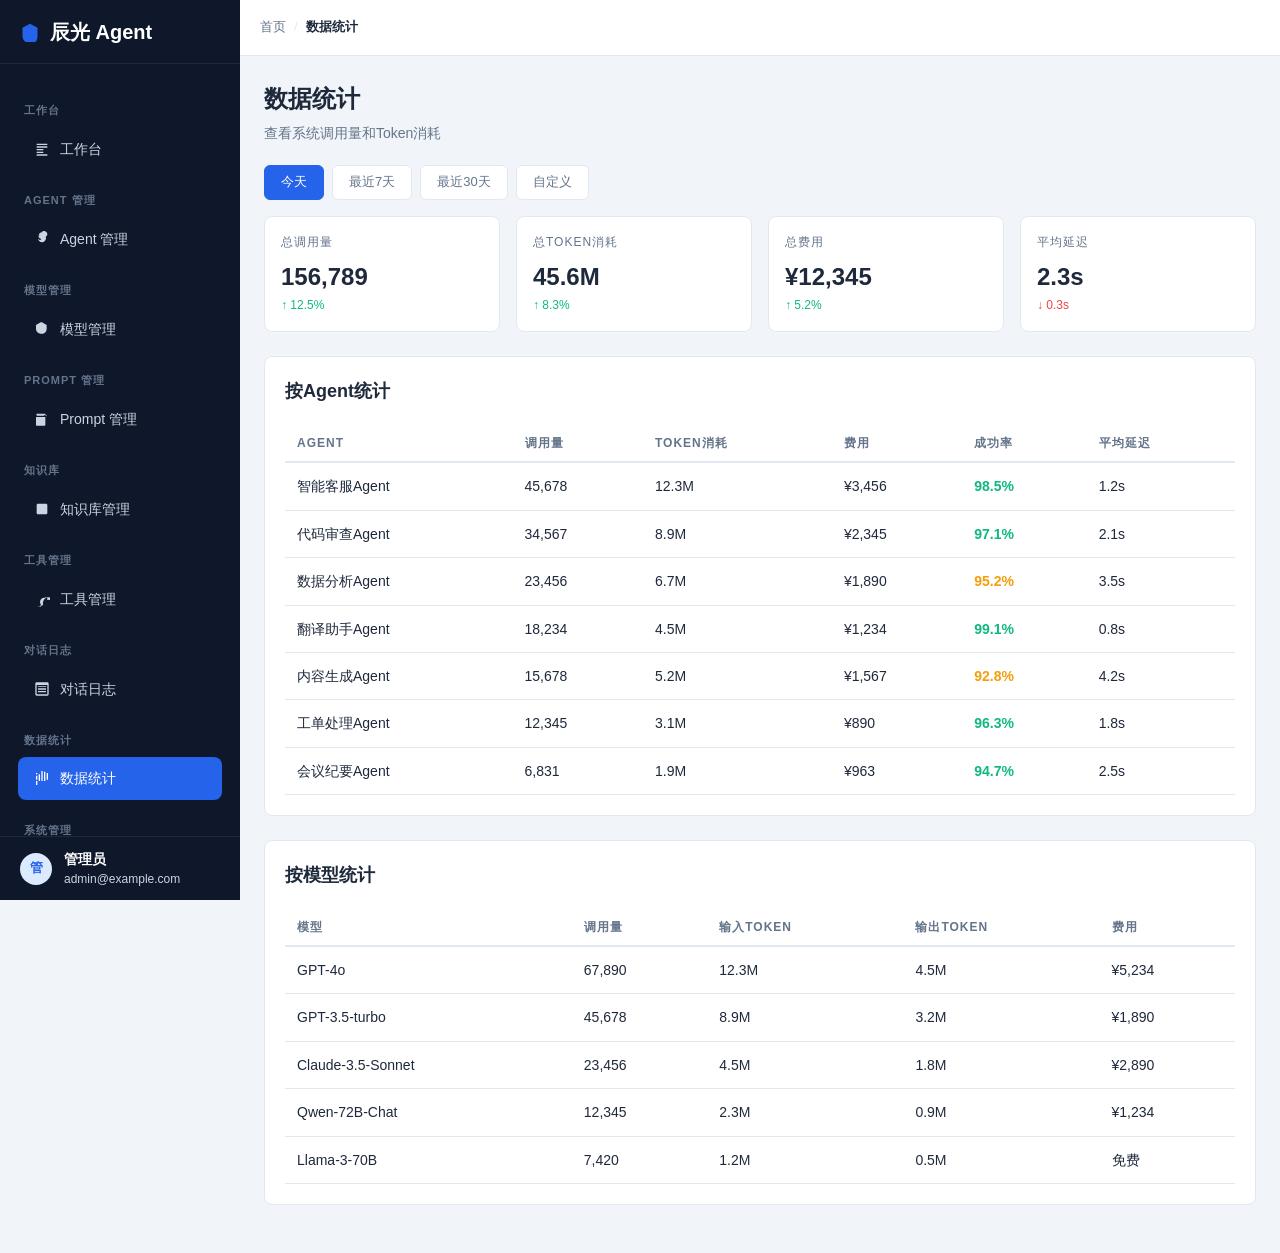
<file: docs/ui/v8_analytics.html>
<!DOCTYPE html>
<html lang="zh-CN">
<head>
<meta charset="UTF-8">
<meta name="viewport" content="width=device-width, initial-scale=1.0">
<title>辰光 Agent - 数据统计</title>
<style>
:root {
  --sidebar-dark: #0F172A;
  --sidebar-text: #CBD5E1;
  --sidebar-active: #2563EB;
  --main-bg: #F1F5F9;
  --card: #FFFFFF;
  --border: #E2E8F0;
  --text: #1E293B;
  --text-muted: #64748B;
  --accent: #2563EB;
  --accent-light: #DBEAFE;
  --success: #10B981;
  --warning: #F59E0B;
  --danger: #EF4444;
  --radius-lg: 8px;
  --radius-md: 6px;
  --radius-sm: 4px;
}
* { box-sizing: border-box; margin: 0; padding: 0; }
body { font-family: -apple-system, BlinkMacSystemFont, "Segoe UI", Roboto, "Helvetica Neue", Arial, sans-serif; background: var(--main-bg); color: var(--text); line-height: 1.6; }
a { color: inherit; text-decoration: none; }
button { cursor: pointer; border: none; background: none; font: inherit; }
.app { display: flex; min-height: 100vh; }
.sidebar { width: 240px; background: var(--sidebar-dark); flex-shrink: 0; display: flex; flex-direction: column; position: sticky; top: 0; height: 100vh; overflow-y: auto; }
.sidebar-header { height: 64px; display: flex; align-items: center; padding: 0 20px; border-bottom: 1px solid #1E293B; }
.sidebar-header .logo { display: flex; align-items: center; font-size: 20px; font-weight: 700; color: white; }
.sidebar-header .icon { margin-right: 10px; fill: var(--accent); width: 20px; height: 20px; }
.sidebar-nav { flex: 1; padding: 16px 12px; overflow-y: auto; }
.group-title { font-size: 11px; font-weight: 700; text-transform: uppercase; letter-spacing: 1px; color: var(--text-muted); padding: 6px 12px; margin-top: 16px; }
.sidebar-nav a { display: flex; align-items: center; padding: 10px 16px; margin: 2px 6px; border-radius: var(--radius-lg); color: var(--sidebar-text); font-size: 14px; font-weight: 500; transition: all 0.15s; }
.sidebar-nav a:hover { background: #1E2A3B; }
.sidebar-nav a.active { background: var(--sidebar-active); color: white; }
.sidebar-nav a.active .icon { fill: white; }
.sidebar-nav .icon { fill: var(--sidebar-text); margin-right: 10px; width: 16px; height: 16px; }
.sidebar-user { height: 64px; border-top: 1px solid #1E293B; padding: 0 20px; display: flex; align-items: center; }
.sidebar-user .avatar { width: 32px; height: 32px; border-radius: 50%; background: var(--accent-light); display: flex; align-items: center; justify-content: center; color: var(--accent); font-weight: 700; font-size: 13px; }
.sidebar-user .meta { margin-left: 12px; }
.sidebar-user .name { font-size: 14px; font-weight: 600; color: white; }
.sidebar-user .email { font-size: 12px; color: var(--sidebar-text); }
.main { flex: 1; display: flex; flex-direction: column; overflow: hidden; }
.header { height: 56px; background: var(--card); border-bottom: 1px solid var(--border); display: flex; align-items: center; padding: 0 20px; }
.header .path { display: flex; align-items: center; font-size: 13px; }
.header .path a:not(:last-child) { color: var(--text-muted); }
.header .path a:last-child { font-weight: 600; color: var(--text); }
.header .path a:not(:last-child)::after { content: '/'; margin: 0 8px; color: var(--border); }
.content { flex: 1; overflow-y: auto; padding: 24px; }
.page { max-width: 1200px; margin: 0 auto; width: 100%; }
.page h1 { font-size: 24px; font-weight: 700; margin-bottom: 4px; }
.page .subtitle { color: var(--text-muted); font-size: 14px; margin-bottom: 20px; }
.stats { display: grid; grid-template-columns: repeat(4, 1fr); gap: 16px; margin-bottom: 24px; }
.stat { background: var(--card); border: 1px solid var(--border); border-radius: var(--radius-lg); padding: 16px; }
.stat .label { font-size: 12px; text-transform: uppercase; letter-spacing: 1px; color: var(--text-muted); margin-bottom: 6px; }
.stat .value { font-size: 24px; font-weight: 700; }
.stat .trend { font-size: 12px; }
.stat .trend.up { color: var(--success); }
.stat .trend.down { color: var(--danger); }
.table-card { background: var(--card); border: 1px solid var(--border); border-radius: var(--radius-lg); padding: 20px; margin-bottom: 24px; }
.table-card h2 { font-size: 18px; font-weight: 600; margin-bottom: 16px; }
.btn-group { display: flex; gap: 8px; margin-bottom: 16px; }
.btn-group button { padding: 6px 16px; border: 1px solid var(--border); border-radius: var(--radius-md); font-size: 13px; background: var(--card); color: var(--text-muted); transition: all 0.15s; }
.btn-group button.active { background: var(--accent); color: white; border-color: var(--accent); }
table { width: 100%; border-collapse: collapse; font-size: 14px; }
th, td { padding: 12px; border-bottom: 1px solid var(--border); text-align: left; }
th { font-size: 12px; font-weight: 600; text-transform: uppercase; letter-spacing: 1px; color: var(--text-muted); padding: 12px 12px 8px; border-bottom: 2px solid var(--border); }
td { vertical-align: top; }
tbody tr:hover { background: #F8FAFC; }
.changes.up { color: var(--success); }
.changes.down { color: var(--danger); }
@media (max-width: 768px) {
  .stats { grid-template-columns: repeat(2, 1fr); }
  .sidebar { width: 64px; }
  .sidebar-header .logo span, .sidebar-nav .group-title, .sidebar-user .meta { display: none; }
  .sidebar-nav a { width: 48px; justify-content: center; padding: 12px; margin: 2px 0; }
  .sidebar-user { padding: 12px; }
}
</style>
</head>
<body>
<div class="app">
  <aside class="sidebar">
    <div class="sidebar-header">
      <div class="logo">
        <svg class="icon" viewBox="0 0 24 24"><path d="M12 2L3 7v10c0 4.4 3.6 8 9 9s9-3.6 9-9V7l-9-5z"/></svg>
        <span>辰光 Agent</span>
      </div>
    </div>
    <nav class="sidebar-nav">
      <div class="group-title">工作台</div>
      <a href="v1_dashboard.html"><svg class="icon" viewBox="0 0 24 24"><path d="M4 4h16v2H4zM4 8h16v2H4zM4 12h10v2H4zM4 16h10v2H4zM4 20h16v2H4z"/></svg><span>工作台</a>
      <div class="group-title">Agent 管理</div>
      <a href="v2_agents.html"><svg class="icon" viewBox="0 0 24 24"><path d="M12 2C9.24 2 7 4.24 7 7c0 2.24 1.41 4.14 3.28 4.78.27.09.42.34.42.62 0 .35-.27.64-.62.72C8.06 13.93 6 12.18 6 10 6 7.24 8.24 5 11 5c.55 0 1.08.12 1.57.33.26-.23.56-.41.89-.51C12.46 5.09 11.76 5 11 5 8.79 5 6 7.79 6 11c0 3.21 2.79 6 6 6s6-2.79 6-6c0-.76-.17-1.49-.45-2.16.34-.26.62-.58.82-.95C19.57 7.14 20 6.1 20 5c0-2.76-2.24-5-5-5-.76 0-1.49.17-2.16.45z"/></svg><span>Agent 管理</a>
      <div class="group-title">模型管理</div>
      <a href="v3_models.html"><svg class="icon" viewBox="0 0 24 24"><path d="M12 2l7 4v6c0 3.3-2.2 6.1-5.4 7l-1.6.3c-.3.1-.6.1-.9 0l-1.6-.3C5.2 18.1 3 15.3 3 12V6l7-4z"/></svg><span>模型管理</a>
      <div class="group-title">Prompt 管理</div>
      <a href="v4_prompts.html"><svg class="icon" viewBox="0 0 24 24"><path d="M3 5c0-.55.45-1 1-1h12.17l2.83 2.83c.18.18.25.43.17.66a.5.5 0 01-.64.3A1.97 1.97 0 0015 7H4V5h1zm0 4v12c0 .55.45 1 1 1h12c.55 0 1-.45 1-1V9H4z"/></svg><span>Prompt 管理</a>
      <div class="group-title">知识库</div>
      <a href="v5_kb.html"><svg class="icon" viewBox="0 0 24 24"><path d="M4 6c0-1.1.9-2 2-2h12c1.1 0 2 .9 2 2v12c0 1.1-.9 2-2 2H6c-1.1 0-2-.9-2-2V6zm10 0h4v12h-4V6zM4 8h4v12H6c-1.1 0-2-.9-2-2V8zm2 0v12"/></svg><span>知识库管理</a>
      <div class="group-title">工具管理</div>
      <a href="v6_tools.html"><svg class="icon" viewBox="0 0 24 24"><path d="M19.43 12.98c.04-.32.57-.99.57-1.65 0-1.05-.95-1.95-2.08-1.95-.63 0-1.23.28-1.57.75 -.35-.02-.7-.03-1.05-.03-3.45 0-6.25 2.8-6.25 6.25 0 1.51.5 2.94 1.37 4.05-.58 1.23-1.32 2.36-2.18 3.35-.28-.18-.6-.3-.95-.3-.81 0-1.45.64-1.45 1.44 0 .27.08.51.21.71l.03.05c.13.25.3.48.53.66v2.35c0 .55.45 1 1 1 1.11 0 2-.89 2-2v-3.02c0-1.76 1.42-3.18 3.17-3.18.31 0 .61.04.9.11-.19-1.01-.28-2.05-.28-3.11 0-4.97 4.03-9 9-9s9 4.03 9 9-4.03 9-9 9c-1.07 0-2.09-.1-3.06-.28v2.67c0 .28.22.5.5.5.16 0 .3-.15.3-.32l.12-.35v-2.65c-.62-.43-1.15-.97-1.52-1.6 1.05-.55 2.19-.87 3.42-.87 3.86 0 7-3.14 7-7v-1.52c0-.34.23-.6.5-.6h2.65c.87 0 1.59-.73 1.59-1.65 0-.41-.14-.79-.36-1.1z"/></svg><span>工具管理</a>
      <div class="group-title">对话日志</div>
      <a href="v7_conversations.html"><svg class="icon" viewBox="0 0 24 24"><path d="M20 2H4c-1.1 0-2 .9-2 2v16c0 1.1.9 2 2 2h16c1.1 0 2-.9 2-2V4c0-1.1-.9-2-2-2zm0 18H4V6h16v14zm-2-3H6v-2h12v2zm0-4H6v-2h12v2zm0-4H6V8h12v2z"/></svg><span>对话日志</a>
      <div class="group-title">数据统计</div>
      <a href="v8_analytics.html" class="active"><svg class="icon" viewBox="0 0 24 24"><path d="M3 3h2v2H3zm0 4h2v6H3zm0 8h2v6H3zm4-10h2v10H7zm4-6h2v16h-2zm4 2h2v14h-2zm4 2h2v10h-2z"/></svg><span>数据统计</a>
      <div class="group-title">系统管理</div>
      <a href="v9_system.html"><svg class="icon" viewBox="0 0 24 24"><path d="M12 8c-2.21 0-4 1.79-4 4s1.79 4 4 4 4-1.79 4-4-1.79-4-4-4zm0-2a6 6 0 1 1 0 12 6 6 0 0 1 0-12z"/><circle cx="12" cy="12" r="1" fill="currentColor"/><path d="M19.59 7.05L18.17 5.64c.12-.45.12-.79.12-1.16 0-.19-.01-.37-.04-.56l1.47 1.47c.15 1.08-.29 1.95-.91 2.57z"/></svg><span>系统管理</a>
    </nav>
    <div class="sidebar-user">
      <div class="avatar">管</div>
      <div class="meta"><div class="name">管理员</div><div class="email">admin@example.com</div></div>
    </div>
  </aside>

  <section class="main">
    <header class="header">
      <nav class="path" aria-label="breadcrumb"><a href="v1_dashboard.html">首页</a><a href="#">数据统计</a></nav>
    </header>
    <main class="content">
      <div class="page">
        <h1>数据统计</h1>
        <p class="subtitle">查看系统调用量和Token消耗</p>

        <div class="btn-group">
          <button class="active" onclick="setPeriod(this,'今天')">今天</button>
          <button onclick="setPeriod(this,'7天')">最近7天</button>
          <button onclick="setPeriod(this,'30天')">最近30天</button>
          <button onclick="setPeriod(this,'自定义')">自定义</button>
        </div>

        <div class="stats">
          <div class="stat"><div class="label">总调用量</div><div class="value">156,789</div><div class="trend up">↑ 12.5%</div></div>
          <div class="stat"><div class="label">总Token消耗</div><div class="value">45.6M</div><div class="trend up">↑ 8.3%</div></div>
          <div class="stat"><div class="label">总费用</div><div class="value">¥12,345</div><div class="trend up">↑ 5.2%</div></div>
          <div class="stat"><div class="label">平均延迟</div><div class="value">2.3s</div><div class="trend down">↓ 0.3s</div></div>
        </div>

        <div class="table-card">
          <h2>按Agent统计</h2>
          <table>
            <thead>
              <tr><th>Agent</th><th>调用量</th><th>Token消耗</th><th>费用</th><th>成功率</th><th>平均延迟</th></tr>
            </thead>
            <tbody id="agent-stats-body">
              <tr><td class="font-medium">智能客服Agent</td><td>45,678</td><td>12.3M</td><td>¥3,456</td><td><span style="color:var(--success);font-weight:600">98.5%</span></td><td>1.2s</td></tr>
              <tr><td>代码审查Agent</td><td>34,567</td><td>8.9M</td><td>¥2,345</td><td><span style="color:var(--success);font-weight:600">97.1%</span></td><td>2.1s</td></tr>
              <tr><td>数据分析Agent</td><td>23,456</td><td>6.7M</td><td>¥1,890</td><td><span style="color:var(--warning);font-weight:600">95.2%</span></td><td>3.5s</td></tr>
              <tr><td>翻译助手Agent</td><td>18,234</td><td>4.5M</td><td>¥1,234</td><td><span style="color:var(--success);font-weight:600">99.1%</span></td><td>0.8s</td></tr>
              <tr><td>内容生成Agent</td><td>15,678</td><td>5.2M</td><td>¥1,567</td><td><span style="color:var(--warning);font-weight:600">92.8%</span></td><td>4.2s</td></tr>
              <tr><td>工单处理Agent</td><td>12,345</td><td>3.1M</td><td>¥890</td><td><span style="color:var(--success);font-weight:600">96.3%</span></td><td>1.8s</td></tr>
              <tr><td>会议纪要Agent</td><td>6,831</td><td>1.9M</td><td>¥963</td><td><span style="color:var(--success);font-weight:600">94.7%</span></td><td>2.5s</td></tr>
            </tbody>
          </table>
        </div>

        <div class="table-card">
          <h2>按模型统计</h2>
          <table>
            <thead>
              <tr><th>模型</th><th>调用量</th><th>输入Token</th><th>输出Token</th><th>费用</th></tr>
            </thead>
            <tbody>
              <tr><td>GPT-4o</td><td>67,890</td><td>12.3M</td><td>4.5M</td><td>¥5,234</td></tr>
              <tr><td>GPT-3.5-turbo</td><td>45,678</td><td>8.9M</td><td>3.2M</td><td>¥1,890</td></tr>
              <tr><td>Claude-3.5-Sonnet</td><td>23,456</td><td>4.5M</td><td>1.8M</td><td>¥2,890</td></tr>
              <tr><td>Qwen-72B-Chat</td><td>12,345</td><td>2.3M</td><td>0.9M</td><td>¥1,234</td></tr>
              <tr><td>Llama-3-70B</td><td>7,420</td><td>1.2M</td><td>0.5M</td><td>免费</td></tr>
            </tbody>
          </table>
        </div>
      </div>
    </main>
  </section>
</div>

<script>
function setPeriod(btn, period) {
  document.querySelectorAll('.btn-group button').forEach(b => b.classList.remove('active'));
  btn.classList.add('active');
  // In a real app, this would reload data for the selected period
}
</script>
</body>
</html>
</file>
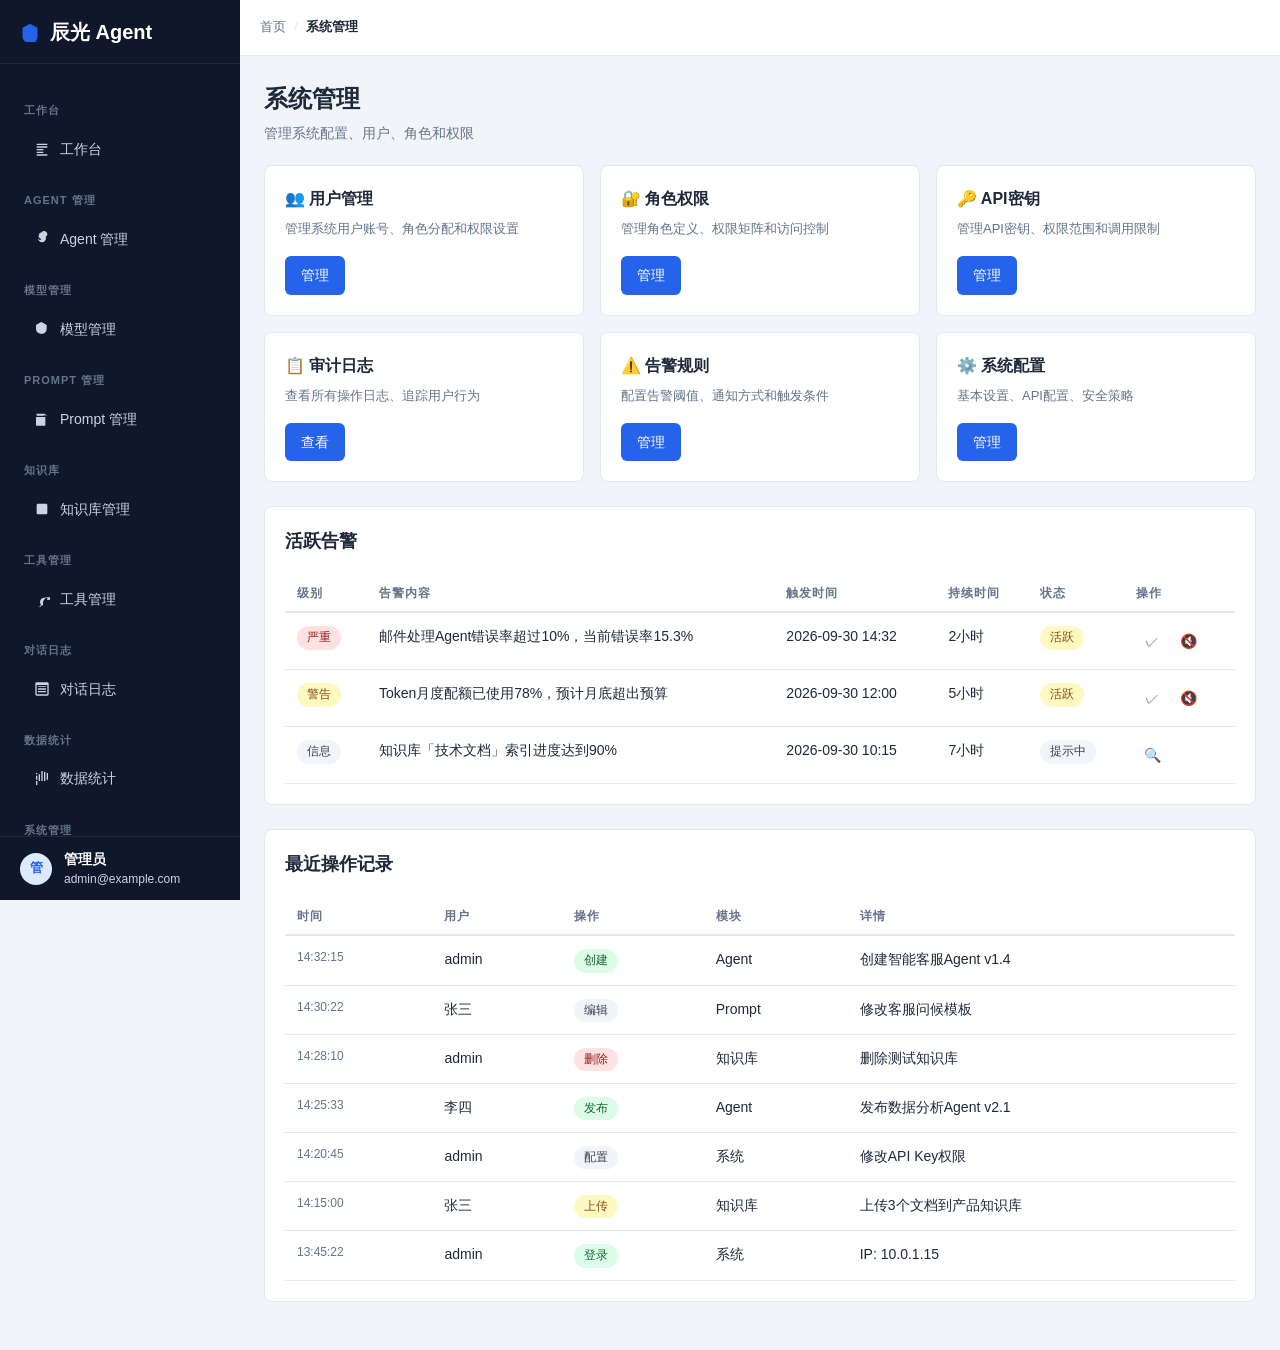
<file: docs/ui/v9_system.html>
<!DOCTYPE html>
<html lang="zh-CN">
<head>
<meta charset="UTF-8">
<meta name="viewport" content="width=device-width, initial-scale=1.0">
<title>辰光 Agent - 系统管理</title>
<style>
:root {
  --sidebar-dark: #0F172A;
  --sidebar-text: #CBD5E1;
  --sidebar-active: #2563EB;
  --main-bg: #F1F5F9;
  --card: #FFFFFF;
  --border: #E2E8F0;
  --text: #1E293B;
  --text-muted: #64748B;
  --accent: #2563EB;
  --accent-light: #DBEAFE;
  --success: #10B981;
  --warning: #F59E0B;
  --danger: #EF4444;
  --radius-lg: 8px;
  --radius-md: 6px;
  --radius-sm: 4px;
}
* { box-sizing: border-box; margin: 0; padding: 0; }
body { font-family: -apple-system, BlinkMacSystemFont, "Segoe UI", Roboto, "Helvetica Neue", Arial, sans-serif; background: var(--main-bg); color: var(--text); line-height: 1.6; }
a { color: inherit; text-decoration: none; }
button { cursor: pointer; border: none; background: none; font: inherit; }
.app { display: flex; min-height: 100vh; }
.sidebar { width: 240px; background: var(--sidebar-dark); flex-shrink: 0; display: flex; flex-direction: column; position: sticky; top: 0; height: 100vh; overflow-y: auto; }
.sidebar-header { height: 64px; display: flex; align-items: center; padding: 0 20px; border-bottom: 1px solid #1E293B; }
.sidebar-header .logo { display: flex; align-items: center; font-size: 20px; font-weight: 700; color: white; }
.sidebar-header .icon { margin-right: 10px; fill: var(--accent); width: 20px; height: 20px; }
.sidebar-nav { flex: 1; padding: 16px 12px; overflow-y: auto; }
.group-title { font-size: 11px; font-weight: 700; text-transform: uppercase; letter-spacing: 1px; color: var(--text-muted); padding: 6px 12px; margin-top: 16px; }
.sidebar-nav a { display: flex; align-items: center; padding: 10px 16px; margin: 2px 6px; border-radius: var(--radius-lg); color: var(--sidebar-text); font-size: 14px; font-weight: 500; transition: all 0.15s; }
.sidebar-nav a:hover { background: #1E2A3B; }
.sidebar-nav a.active { background: var(--sidebar-active); color: white; }
.sidebar-nav a.active .icon { fill: white; }
.sidebar-nav .icon { fill: var(--sidebar-text); margin-right: 10px; width: 16px; height: 16px; }
.sidebar-user { height: 64px; border-top: 1px solid #1E293B; padding: 0 20px; display: flex; align-items: center; }
.sidebar-user .avatar { width: 32px; height: 32px; border-radius: 50%; background: var(--accent-light); display: flex; align-items: center; justify-content: center; color: var(--accent); font-weight: 700; font-size: 13px; }
.sidebar-user .meta { margin-left: 12px; }
.sidebar-user .name { font-size: 14px; font-weight: 600; color: white; }
.sidebar-user .email { font-size: 12px; color: var(--sidebar-text); }
.main { flex: 1; display: flex; flex-direction: column; overflow: hidden; }
.header { height: 56px; background: var(--card); border-bottom: 1px solid var(--border); display: flex; align-items: center; padding: 0 20px; }
.header .path { display: flex; align-items: center; font-size: 13px; }
.header .path a:not(:last-child) { color: var(--text-muted); }
.header .path a:last-child { font-weight: 600; color: var(--text); }
.header .path a:not(:last-child)::after { content: '/'; margin: 0 8px; color: var(--border); }
.content { flex: 1; overflow-y: auto; padding: 24px; }
.page { max-width: 1200px; margin: 0 auto; width: 100%; }
.page h1 { font-size: 24px; font-weight: 700; margin-bottom: 4px; }
.page .subtitle { color: var(--text-muted); font-size: 14px; margin-bottom: 20px; }
.grid { display: grid; grid-template-columns: repeat(3, 1fr); gap: 16px; margin-bottom: 24px; }
.card { background: var(--card); border: 1px solid var(--border); border-radius: var(--radius-lg); padding: 20px; transition: box-shadow 0.15s; }
.card:hover { box-shadow: 0 4px 12px rgba(0,0,0,0.08); }
.card h3 { font-size: 16px; font-weight: 600; margin-bottom: 8px; }
.card p { font-size: 13px; color: var(--text-muted); margin-bottom: 16px; }
.btn-primary { display: inline-flex; align-items: center; gap: 6px; padding: 8px 16px; background: var(--accent); color: white; border-radius: var(--radius-md); font-size: 14px; font-weight: 500; transition: background 0.15s; }
.btn-primary:hover { background: #1D4ED8; }
.table-card { background: var(--card); border: 1px solid var(--border); border-radius: var(--radius-lg); padding: 20px; margin-bottom: 24px; }
.table-card h2 { font-size: 18px; font-weight: 600; margin-bottom: 16px; }
table { width: 100%; border-collapse: collapse; font-size: 14px; }
th, td { padding: 12px; border-bottom: 1px solid var(--border); text-align: left; }
th { font-size: 12px; font-weight: 600; text-transform: uppercase; letter-spacing: 1px; color: var(--text-muted); padding: 12px 12px 8px; border-bottom: 2px solid var(--border); }
td { vertical-align: top; }
tbody tr:hover { background: #F8FAFC; }
.badge { display: inline-block; padding: 2px 10px; border-radius: 12px; font-size: 12px; font-weight: 500; }
.badge.default-bg { background: #F1F5F9; color: #374151; }
.badge.success-bg { background: #DCFCE7; color: #166534; }
.badge.warning-bg { background: #FEF9C3; color: #854D0E; }
.badge.danger-bg { background: #FEE2E2; color: #991B1B; }
.actions button { display: inline-flex; align-items: center; justify-content: center; width: 32px; height: 32px; border-radius: 4px; color: var(--text-muted); transition: background 0.15s; }
.actions button:hover { background: #F1F5F9; }
.pagination { display: flex; align-items: center; justify-content: space-between; padding: 16px 20px; color: var(--text-muted); font-size: 13px; }
.pagination .right { display: flex; align-items: center; gap: 6px; }
.pagination button { border: 1px solid var(--border); border-radius: var(--radius-sm); padding: 4px 10px; font-size: 13px; background: var(--card); }
.pagination button.active { background: var(--accent); color: white; border-color: var(--accent); }
.pagination button:disabled { opacity: 0.5; cursor: not-allowed; }
@media (max-width: 768px) {
  .grid { grid-template-columns: 1fr; }
  .sidebar { width: 64px; }
  .sidebar-header .logo span, .sidebar-nav .group-title, .sidebar-user .meta { display: none; }
  .sidebar-nav a { width: 48px; justify-content: center; padding: 12px; margin: 2px 0; }
  .sidebar-user { padding: 12px; }
}
</style>
</head>
<body>
<div class="app">
  <aside class="sidebar">
    <div class="sidebar-header">
      <div class="logo">
        <svg class="icon" viewBox="0 0 24 24"><path d="M12 2L3 7v10c0 4.4 3.6 8 9 9s9-3.6 9-9V7l-9-5z"/></svg>
        <span>辰光 Agent</span>
      </div>
    </div>
    <nav class="sidebar-nav">
      <div class="group-title">工作台</div>
      <a href="v1_dashboard.html"><svg class="icon" viewBox="0 0 24 24"><path d="M4 4h16v2H4zM4 8h16v2H4zM4 12h10v2H4zM4 16h10v2H4zM4 20h16v2H4z"/></svg><span>工作台</a>
      <div class="group-title">Agent 管理</div>
      <a href="v2_agents.html"><svg class="icon" viewBox="0 0 24 24"><path d="M12 2C9.24 2 7 4.24 7 7c0 2.24 1.41 4.14 3.28 4.78.27.09.42.34.42.62 0 .35-.27.64-.62.72C8.06 13.93 6 12.18 6 10 6 7.24 8.24 5 11 5c.55 0 1.08.12 1.57.33.26-.23.56-.41.89-.51C12.46 5.09 11.76 5 11 5 8.79 5 6 7.79 6 11c0 3.21 2.79 6 6 6s6-2.79 6-6c0-.76-.17-1.49-.45-2.16.34-.26.62-.58.82-.95C19.57 7.14 20 6.1 20 5c0-2.76-2.24-5-5-5-.76 0-1.49.17-2.16.45z"/></svg><span>Agent 管理</a>
      <div class="group-title">模型管理</div>
      <a href="v3_models.html"><svg class="icon" viewBox="0 0 24 24"><path d="M12 2l7 4v6c0 3.3-2.2 6.1-5.4 7l-1.6.3c-.3.1-.6.1-.9 0l-1.6-.3C5.2 18.1 3 15.3 3 12V6l7-4z"/></svg><span>模型管理</a>
      <div class="group-title">Prompt 管理</div>
      <a href="v4_prompts.html"><svg class="icon" viewBox="0 0 24 24"><path d="M3 5c0-.55.45-1 1-1h12.17l2.83 2.83c.18.18.25.43.17.66a.5.5 0 01-.64.3A1.97 1.97 0 0015 7H4V5h1zm0 4v12c0 .55.45 1 1 1h12c.55 0 1-.45 1-1V9H4z"/></svg><span>Prompt 管理</a>
      <div class="group-title">知识库</div>
      <a href="v5_kb.html"><svg class="icon" viewBox="0 0 24 24"><path d="M4 6c0-1.1.9-2 2-2h12c1.1 0 2 .9 2 2v12c0 1.1-.9 2-2 2H6c-1.1 0-2-.9-2-2V6zm10 0h4v12h-4V6zM4 8h4v12H6c-1.1 0-2-.9-2-2V8zm2 0v12"/></svg><span>知识库管理</a>
      <div class="group-title">工具管理</div>
      <a href="v6_tools.html"><svg class="icon" viewBox="0 0 24 24"><path d="M19.43 12.98c.04-.32.57-.99.57-1.65 0-1.05-.95-1.95-2.08-1.95-.63 0-1.23.28-1.57.75 -.35-.02-.7-.03-1.05-.03-3.45 0-6.25 2.8-6.25 6.25 0 1.51.5 2.94 1.37 4.05-.58 1.23-1.32 2.36-2.18 3.35-.28-.18-.6-.3-.95-.3-.81 0-1.45.64-1.45 1.44 0 .27.08.51.21.71l.03.05c.13.25.3.48.53.66v2.35c0 .55.45 1 1 1 1.11 0 2-.89 2-2v-3.02c0-1.76 1.42-3.18 3.17-3.18.31 0 .61.04.9.11-.19-1.01-.28-2.05-.28-3.11 0-4.97 4.03-9 9-9s9 4.03 9 9-4.03 9-9 9c-1.07 0-2.09-.1-3.06-.28v2.67c0 .28.22.5.5.5.16 0 .3-.15.3-.32l.12-.35v-2.65c-.62-.43-1.15-.97-1.52-1.6 1.05-.55 2.19-.87 3.42-.87 3.86 0 7-3.14 7-7v-1.52c0-.34.23-.6.5-.6h2.65c.87 0 1.59-.73 1.59-1.65 0-.41-.14-.79-.36-1.1z"/></svg><span>工具管理</a>
      <div class="group-title">对话日志</div>
      <a href="v7_conversations.html"><svg class="icon" viewBox="0 0 24 24"><path d="M20 2H4c-1.1 0-2 .9-2 2v16c0 1.1.9 2 2 2h16c1.1 0 2-.9 2-2V4c0-1.1-.9-2-2-2zm0 18H4V6h16v14zm-2-3H6v-2h12v2zm0-4H6v-2h12v2zm0-4H6V8h12v2z"/></svg><span>对话日志</a>
      <div class="group-title">数据统计</div>
      <a href="v8_analytics.html"><svg class="icon" viewBox="0 0 24 24"><path d="M3 3h2v2H3zm0 4h2v6H3zm0 8h2v6H3zm4-10h2v10H7zm4-6h2v16h-2zm4 2h2v14h-2zm4 2h2v10h-2z"/></svg><span>数据统计</a>
      <div class="group-title">系统管理</div>
      <a href="v9_system.html" class="active"><svg class="icon" viewBox="0 0 24 24"><path d="M12 8c-2.21 0-4 1.79-4 4s1.79 4 4 4 4-1.79 4-4-1.79-4-4-4zm0-2a6 6 0 1 1 0 12 6 6 0 0 1 0-12z"/><circle cx="12" cy="12" r="1" fill="currentColor"/><path d="M19.59 7.05L18.17 5.64c.12-.45.12-.79.12-1.16 0-.19-.01-.37-.04-.56l1.47 1.47c.15 1.08-.29 1.95-.91 2.57z"/></svg><span>系统管理</a>
    </nav>
    <div class="sidebar-user">
      <div class="avatar">管</div>
      <div class="meta"><div class="name">管理员</div><div class="email">admin@example.com</div></div>
    </div>
  </aside>

  <section class="main">
    <header class="header">
      <nav class="path" aria-label="breadcrumb"><a href="v1_dashboard.html">首页</a><a href="#">系统管理</a></nav>
    </header>
    <main class="content">
      <div class="page">
        <h1>系统管理</h1>
        <p class="subtitle">管理系统配置、用户、角色和权限</p>

        <div class="grid">
          <div class="card" onclick="alert('跳转：用户管理')">
            <h3>👥 用户管理</h3>
            <p>管理系统用户账号、角色分配和权限设置</p>
            <button class="btn-primary">管理</button>
          </div>
          <div class="card" onclick="alert('跳转：角色管理')">
            <h3>🔐 角色权限</h3>
            <p>管理角色定义、权限矩阵和访问控制</p>
            <button class="btn-primary">管理</button>
          </div>
          <div class="card" onclick="alert('跳转：API密钥')">
            <h3>🔑 API密钥</h3>
            <p>管理API密钥、权限范围和调用限制</p>
            <button class="btn-primary">管理</button>
          </div>
          <div class="card" onclick="alert('跳转：审计日志')">
            <h3>📋 审计日志</h3>
            <p>查看所有操作日志、追踪用户行为</p>
            <button class="btn-primary">查看</button>
          </div>
          <div class="card" onclick="alert('跳转：告警规则')">
            <h3>⚠️ 告警规则</h3>
            <p>配置告警阈值、通知方式和触发条件</p>
            <button class="btn-primary">管理</button>
          </div>
          <div class="card" onclick="alert('跳转：系统配置')">
            <h3>⚙️ 系统配置</h3>
            <p>基本设置、API配置、安全策略</p>
            <button class="btn-primary">管理</button>
          </div>
        </div>

        <div class="table-card">
          <h2>活跃告警</h2>
          <table>
            <thead>
              <tr><th>级别</th><th>告警内容</th><th>触发时间</th><th>持续时间</th><th>状态</th><th>操作</th></tr>
            </thead>
            <tbody>
              <tr>
                <td><span class="badge danger-bg">严重</span></td>
                <td>邮件处理Agent错误率超过10%，当前错误率15.3%</td>
                <td>2026-09-30 14:32</td>
                <td>2小时</td>
                <td><span class="badge warning-bg">活跃</span></td>
                <td class="actions">
                  <button title="处理">✓</button>
                  <button title="静默">🔇</button>
                </td>
              </tr>
              <tr>
                <td><span class="badge warning-bg">警告</span></td>
                <td>Token月度配额已使用78%，预计月底超出预算</td>
                <td>2026-09-30 12:00</td>
                <td>5小时</td>
                <td><span class="badge warning-bg">活跃</span></td>
                <td class="actions">
                  <button title="处理">✓</button>
                  <button title="静默">🔇</button>
                </td>
              </tr>
              <tr>
                <td><span class="badge default-bg">信息</span></td>
                <td>知识库「技术文档」索引进度达到90%</td>
                <td>2026-09-30 10:15</td>
                <td>7小时</td>
                <td><span class="badge default-bg">提示中</span></td>
                <td class="actions">
                  <button title="查看">🔍</button>
                </td>
              </tr>
            </tbody>
          </table>
        </div>

        <div class="table-card">
          <h2>最近操作记录</h2>
          <table>
            <thead>
              <tr><th>时间</th><th>用户</th><th>操作</th><th>模块</th><th>详情</th></tr>
            </thead>
            <tbody>
              <tr><td style="font-size:12px;color:var(--text-muted)">14:32:15</td><td>admin</td><td><span class="badge success-bg">创建</span></td><td>Agent</td><td>创建智能客服Agent v1.4</td></tr>
              <tr><td style="font-size:12px;color:var(--text-muted)">14:30:22</td><td>张三</td><td><span class="badge default-bg">编辑</span></td><td>Prompt</td><td>修改客服问候模板</td></tr>
              <tr><td style="font-size:12px;color:var(--text-muted)">14:28:10</td><td>admin</td><td><span class="badge danger-bg">删除</span></td><td>知识库</td><td>删除测试知识库</td></tr>
              <tr><td style="font-size:12px;color:var(--text-muted)">14:25:33</td><td>李四</td><td><span class="badge success-bg">发布</span></td><td>Agent</td><td>发布数据分析Agent v2.1</td></tr>
              <tr><td style="font-size:12px;color:var(--text-muted)">14:20:45</td><td>admin</td><td><span class="badge default-bg">配置</span></td><td>系统</td><td>修改API Key权限</td></tr>
              <tr><td style="font-size:12px;color:var(--text-muted)">14:15:00</td><td>张三</td><td><span class="badge warning-bg">上传</span></td><td>知识库</td><td>上传3个文档到产品知识库</td></tr>
              <tr><td style="font-size:12px;color:var(--text-muted)">13:45:22</td><td>admin</td><td><span class="badge success-bg">登录</span></td><td>系统</td><td>IP: 10.0.1.15</td></tr>
            </tbody>
          </table>
        </div>
      </div>
    </main>
  </section>
</div>
</body>
</html>
</file>
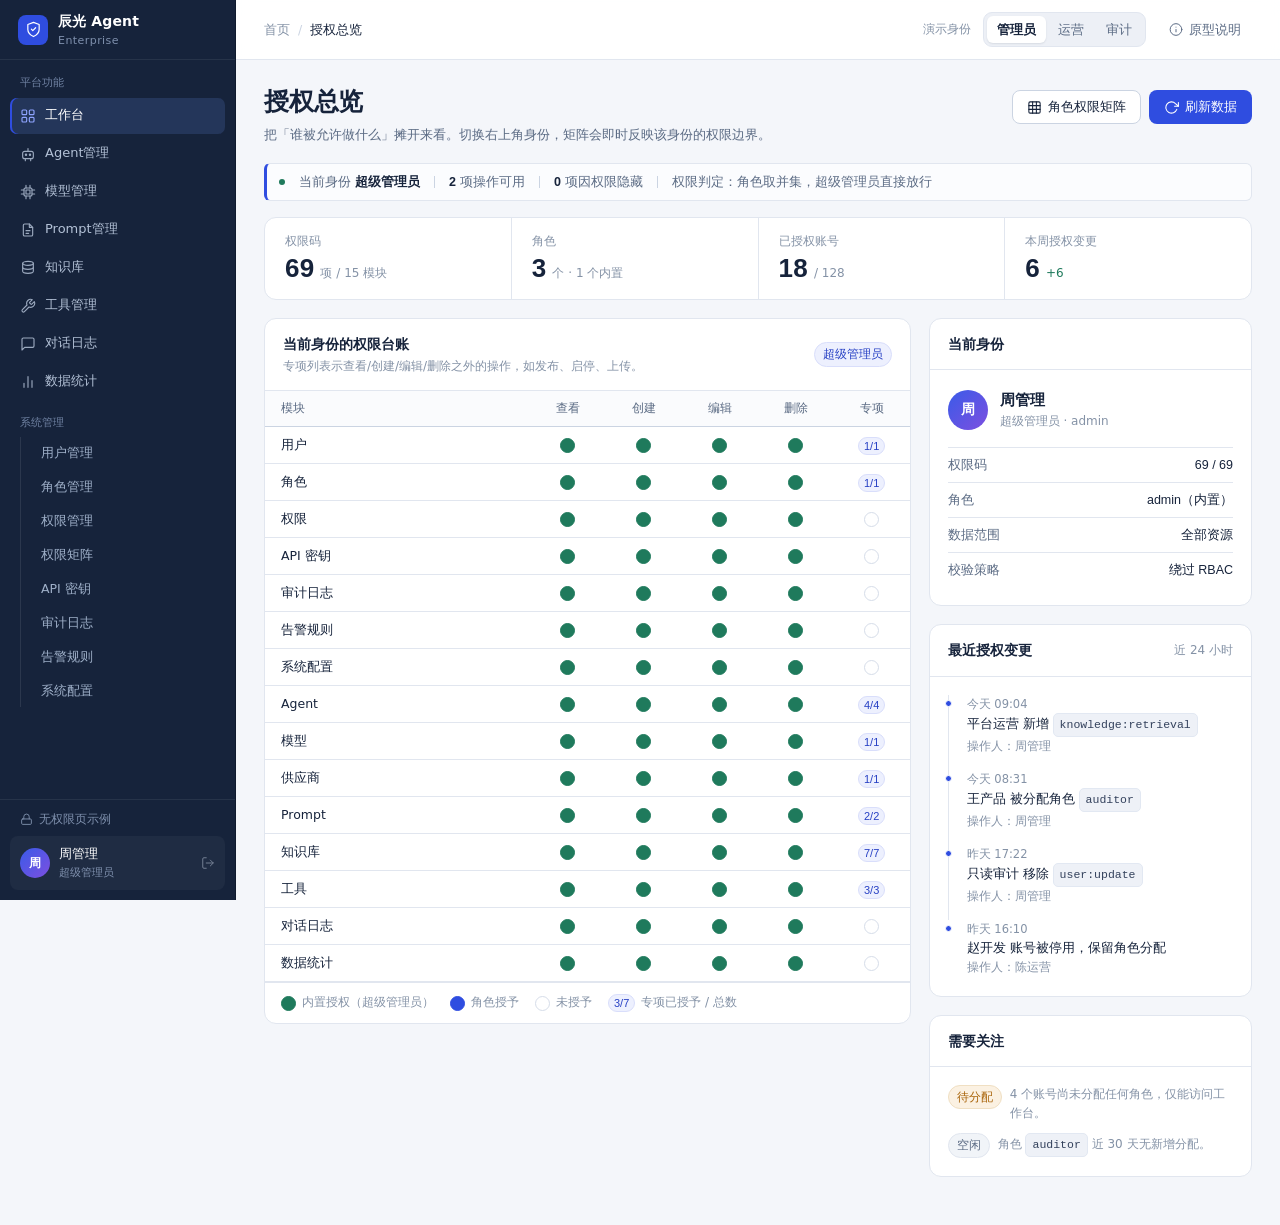
<file: docs/ui/rbac/dashboard.html>
<!doctype html>
<html lang="zh-CN">
<head>
<meta charset="utf-8">
<meta name="viewport" content="width=device-width, initial-scale=1">
<title>授权总览 · 辰光 Agent</title>
<link rel="stylesheet" href="assets/styles.css">
</head>
<body data-page="dashboard" data-title="授权总览">
<div class="app">
  <aside class="sidebar" id="sidebar"></aside>
  <div class="main">
    <header class="topbar" id="topbar"></header>

    <main class="content" data-gate-scope>
      <div class="page-head">
        <div>
          <h1>授权总览</h1>
          <p class="page-sub">把「谁被允许做什么」摊开来看。切换右上角身份，矩阵会即时反映该身份的权限边界。</p>
        </div>
        <div class="page-actions">
          <a class="btn btn-outline" href="matrix.html" data-perm="role:read">
            <span class="i-15" data-icon="matrix"></span>角色权限矩阵
          </a>
          <button class="btn btn-primary" data-perm="permission:read" data-toast="已刷新授权数据（原型示意）">
            <span class="i-15" data-icon="refresh"></span>刷新数据
          </button>
        </div>
      </div>

      <div class="tally">
        <span class="live-dot"></span>
        <span>当前身份 <b data-role-name>超级管理员</b></span>
        <span class="tally-sep"></span>
        <span><b data-visible-count>0</b> 项操作可用</span>
        <span class="tally-sep"></span>
        <span><b data-hidden-count>0</b> 项因权限隐藏</span>
        <span class="tally-sep"></span>
        <span>权限判定：角色取并集，超级管理员直接放行</span>
      </div>

      <div class="stat-strip">
        <div class="stat">
          <div class="stat-label">权限码</div>
          <div class="stat-value"><span class="stat-num">69</span><span class="stat-suffix">项 / 15 模块</span></div>
        </div>
        <div class="stat">
          <div class="stat-label">角色</div>
          <div class="stat-value"><span class="stat-num">3</span><span class="stat-suffix">个 · 1 个内置</span></div>
        </div>
        <div class="stat">
          <div class="stat-label">已授权账号</div>
          <div class="stat-value"><span class="stat-num">18</span><span class="stat-suffix">/ 128</span></div>
        </div>
        <div class="stat">
          <div class="stat-label">本周授权变更</div>
          <div class="stat-value"><span class="stat-num">6</span><span class="stat-delta">+6</span></div>
        </div>
      </div>

      <div class="split">
        <section class="panel">
          <div class="panel-head">
            <div>
              <h2 class="panel-title">当前身份的权限台账</h2>
              <p class="panel-note" style="margin:2px 0 0">专项列表示查看/创建/编辑/删除之外的操作，如发布、启停、上传。</p>
            </div>
            <span class="badge badge-blue" data-role-name>超级管理员</span>
          </div>
          <div class="matrix-wrap">
            <table class="matrix">
              <thead>
                <tr>
                  <th>模块</th>
                  <th>查看</th>
                  <th>创建</th>
                  <th>编辑</th>
                  <th>删除</th>
                  <th>专项</th>
                </tr>
              </thead>
              <tbody data-role-matrix-body></tbody>
            </table>
          </div>
          <div class="matrix-legend">
            <span class="legend-item"><span class="dot on sup"></span>内置授权（超级管理员）</span>
            <span class="legend-item"><span class="dot on"></span>角色授予</span>
            <span class="legend-item"><span class="dot"></span>未授予</span>
            <span class="legend-item"><span class="dot count">3/7</span>专项已授予 / 总数</span>
          </div>
        </section>

        <div class="stack">
          <section class="panel">
            <div class="panel-head"><h2 class="panel-title">当前身份</h2></div>
            <div class="identity-card">
              <div class="identity-top">
                <div class="avatar" data-avatar-text>周</div>
                <div>
                  <div class="identity-name" data-account-name>周管理</div>
                  <div class="identity-sub"><span data-role-name>超级管理员</span> · <span data-account-id>admin</span></div>
                </div>
              </div>
              <ul class="identity-list">
                <li><span>权限码</span><b data-role-perm-count>69 / 69</b></li>
                <li><span>角色</span><b>admin（内置）</b></li>
                <li><span>数据范围</span><b>全部资源</b></li>
                <li><span>校验策略</span><b>绕过 RBAC</b></li>
              </ul>
            </div>
          </section>

          <section class="panel">
            <div class="panel-head">
              <h2 class="panel-title">最近授权变更</h2>
              <span class="panel-note">近 24 小时</span>
            </div>
            <div class="panel-body">
              <ul class="timeline">
                <li>
                  <time>今天 09:04</time>
                  <b>平台运营</b> 新增 <span class="code">knowledge:retrieval</span>
                  <div class="cell-sub">操作人：周管理</div>
                </li>
                <li>
                  <time>今天 08:31</time>
                  <b>王产品</b> 被分配角色 <span class="code">auditor</span>
                  <div class="cell-sub">操作人：周管理</div>
                </li>
                <li>
                  <time>昨天 17:22</time>
                  <b>只读审计</b> 移除 <span class="code">user:update</span>
                  <div class="cell-sub">操作人：周管理</div>
                </li>
                <li>
                  <time>昨天 16:10</time>
                  <b>赵开发</b> 账号被停用，保留角色分配
                  <div class="cell-sub">操作人：陈运营</div>
                </li>
              </ul>
            </div>
          </section>

          <section class="panel">
            <div class="panel-head"><h2 class="panel-title">需要关注</h2></div>
            <div class="panel-body" style="display:grid;gap:10px">
              <div style="display:flex;gap:8px;align-items:flex-start">
                <span class="badge badge-amber">待分配</span>
                <span class="cell-sub" style="flex:1">4 个账号尚未分配任何角色，仅能访问工作台。</span>
              </div>
              <div style="display:flex;gap:8px;align-items:flex-start">
                <span class="badge badge-gray">空闲</span>
                <span class="cell-sub" style="flex:1">角色 <span class="code">auditor</span> 近 30 天无新增分配。</span>
              </div>
            </div>
          </section>
        </div>
      </div>
    </main>
  </div>
</div>

<script src="assets/app.js"></script>
</body>
</html>
</file>
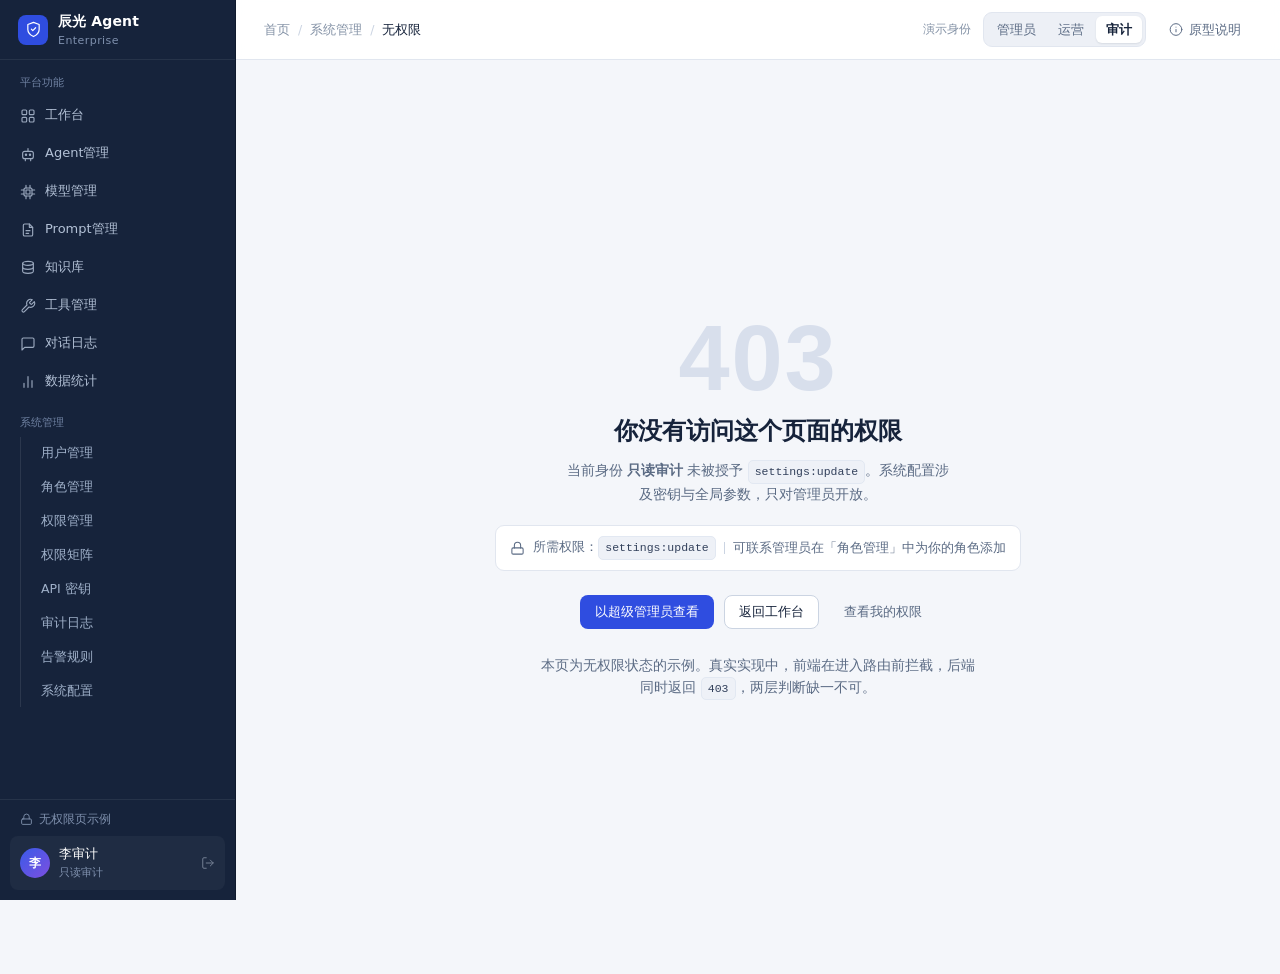
<file: docs/ui/rbac/denied.html>
<!doctype html>
<html lang="zh-CN">
<head>
<meta charset="utf-8">
<meta name="viewport" content="width=device-width, initial-scale=1">
<title>无权限 · 辰光 Agent</title>
<link rel="stylesheet" href="assets/styles.css">
</head>
<body data-page="denied" data-title="无权限" data-group="系统管理">
<div class="app">
  <aside class="sidebar" id="sidebar"></aside>
  <div class="main">
    <header class="topbar" id="topbar"></header>

    <main class="content" data-gate-scope>
      <div class="denied">
        <div class="denied-code">403</div>
        <h1>你没有访问这个页面的权限</h1>
        <p>当前身份 <b data-role-name>只读审计</b> 未被授予 <span class="code">settings:update</span>。系统配置涉及密钥与全局参数，只对管理员开放。</p>
        <p class="cell-sub" data-denied-super hidden style="margin-top:6px">当前身份是超级管理员，实际不会遇到此页面；这里仅作为权限不足状态的视觉示例。</p>

        <div class="denied-need">
          <span class="i-15" data-icon="lock"></span>
          <span>所需权限：<span class="code">settings:update</span></span>
          <span class="tally-sep"></span>
          <span>可联系管理员在「角色管理」中为你的角色添加</span>
        </div>

        <div class="denied-actions">
          <button class="btn btn-primary" data-denied-switch onclick="setRole('admin')">以超级管理员查看</button>
          <a class="btn btn-outline" href="dashboard.html">返回工作台</a>
          <button class="btn btn-ghost" data-toast="你当前拥有的权限码可在「权限矩阵」页核对（原型示意）">查看我的权限</button>
        </div>

        <p class="cell-sub" style="margin-top:26px;max-width:52ch">本页为无权限状态的示例。真实实现中，前端在进入路由前拦截，后端同时返回 <span class="code">403</span>，两层判断缺一不可。</p>
      </div>
    </main>
  </div>
</div>

<script src="assets/app.js"></script>
</body>
</html>
</file>
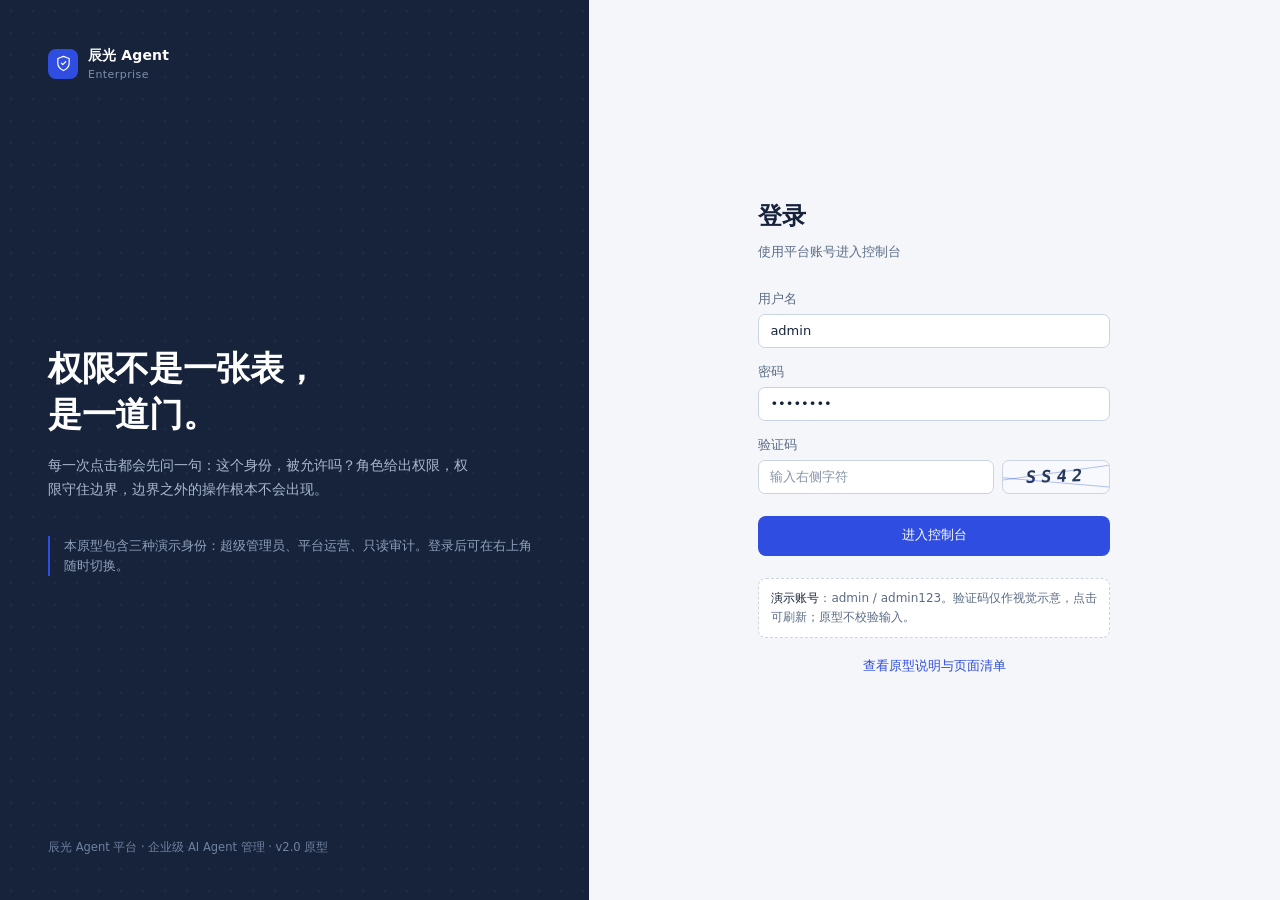
<file: docs/ui/rbac/login.html>
<!doctype html>
<html lang="zh-CN">
<head>
<meta charset="utf-8">
<meta name="viewport" content="width=device-width, initial-scale=1">
<title>登录 · 辰光 Agent</title>
<link rel="stylesheet" href="assets/styles.css">
</head>
<body data-page="login">
<div class="auth">
  <section class="auth-brand">
    <div class="brand">
      <div class="brand-mark"><span style="width:17px;height:17px" data-icon="shield"></span></div>
      <div class="brand-text">
        <div class="brand-name">辰光 Agent</div>
        <div class="brand-sub">Enterprise</div>
      </div>
    </div>

    <div>
      <div class="auth-statement">
        <h2>权限不是一张表，<br>是一道门。</h2>
        <p>每一次点击都会先问一句：这个身份，被允许吗？角色给出权限，权限守住边界，边界之外的操作根本不会出现。</p>
      </div>
      <div class="auth-quote">
        本原型包含三种演示身份：超级管理员、平台运营、只读审计。登录后可在右上角随时切换。
      </div>
    </div>

    <div class="auth-foot">辰光 Agent 平台 · 企业级 AI Agent 管理 · v2.0 原型</div>
  </section>

  <section class="auth-panel">
    <form class="auth-form" onsubmit="event.preventDefault(); toast('登录成功，正在进入工作台（原型示意）'); setTimeout(() => location.href = 'dashboard.html', 700);">
      <h1>登录</h1>
      <p>使用平台账号进入控制台</p>

      <div class="field">
        <label for="username">用户名</label>
        <input class="input" id="username" name="username" autocomplete="username" value="admin" placeholder="请输入用户名">
      </div>

      <div class="field">
        <label for="password">密码</label>
        <input class="input" id="password" name="password" type="password" autocomplete="current-password" value="admin123" placeholder="请输入密码">
      </div>

      <div class="field">
        <label for="captcha">验证码</label>
        <div class="captcha-row">
          <input class="input" id="captcha" name="captcha" placeholder="输入右侧字符" autocomplete="off">
          <div class="captcha-box" title="点击刷新验证码">
            <span class="captcha-text" data-captcha>7K3P</span>
          </div>
        </div>
      </div>

      <button class="btn btn-primary auth-submit" type="submit">进入控制台</button>

      <div class="auth-hint">
        <b>演示账号</b>：admin / admin123。验证码仅作视觉示意，点击可刷新；原型不校验输入。
      </div>

      <p class="cell-sub" style="margin-top:18px;text-align:center">
        <a href="index.html" style="color:var(--cobalt)">查看原型说明与页面清单</a>
      </p>
    </form>
  </section>
</div>

<script src="assets/app.js"></script>
</body>
</html>
</file>
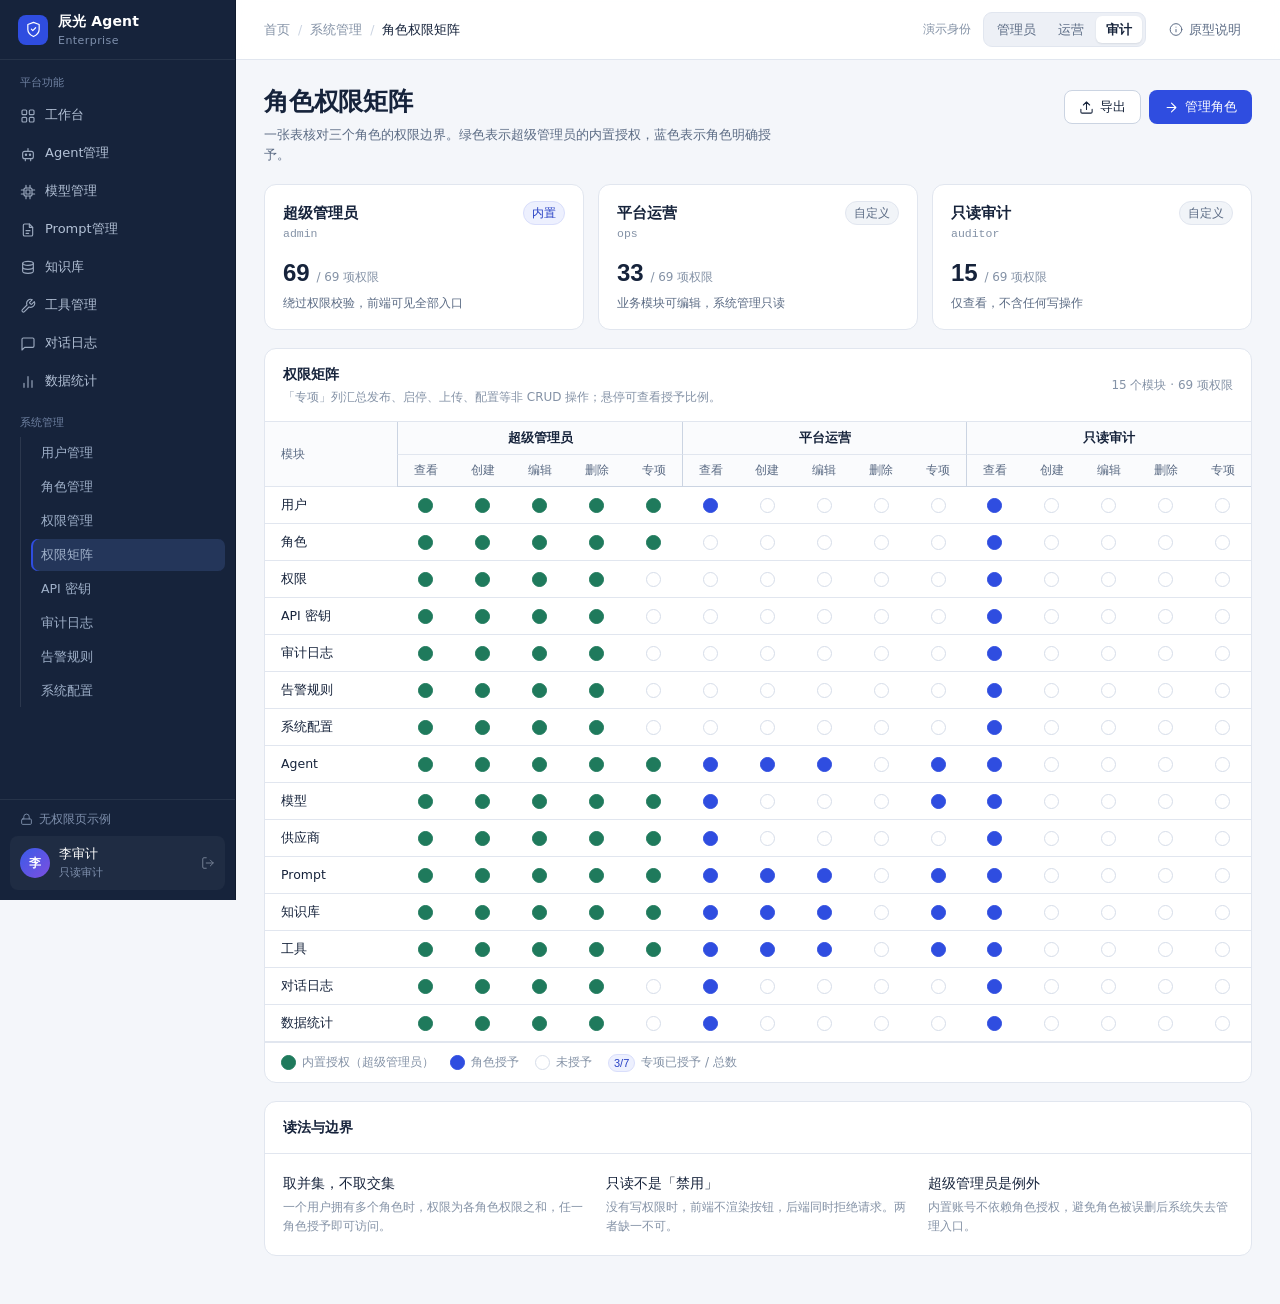
<file: docs/ui/rbac/matrix.html>
<!doctype html>
<html lang="zh-CN">
<head>
<meta charset="utf-8">
<meta name="viewport" content="width=device-width, initial-scale=1">
<title>角色权限矩阵 · 辰光 Agent</title>
<link rel="stylesheet" href="assets/styles.css">
</head>
<body data-page="matrix" data-title="角色权限矩阵" data-group="系统管理">
<div class="app">
  <aside class="sidebar" id="sidebar"></aside>
  <div class="main">
    <header class="topbar" id="topbar"></header>

    <main class="content" data-gate-scope>
      <div class="page-head">
        <div>
          <h1>角色权限矩阵</h1>
          <p class="page-sub">一张表核对三个角色的权限边界。绿色表示超级管理员的内置授权，蓝色表示角色明确授予。</p>
        </div>
        <div class="page-actions">
          <button class="btn btn-outline" data-perm="role:read" data-toast="导出矩阵为 CSV（原型示意）">
            <span class="i-15" data-icon="upload"></span>导出
          </button>
          <a class="btn btn-primary" href="roles.html" data-perm="role:read">
            <span class="i-15" data-icon="arrow"></span>管理角色
          </a>
        </div>
      </div>

      <div class="role-cards">
        <div class="role-card">
          <div class="role-card-top">
            <span class="role-card-name">超级管理员</span>
            <span class="badge badge-blue">内置</span>
          </div>
          <div class="role-card-code">admin</div>
          <div class="role-card-count">69 <span>/ 69 项权限</span></div>
          <div class="role-card-desc">绕过权限校验，前端可见全部入口</div>
        </div>
        <div class="role-card">
          <div class="role-card-top">
            <span class="role-card-name">平台运营</span>
            <span class="badge badge-gray">自定义</span>
          </div>
          <div class="role-card-code">ops</div>
          <div class="role-card-count">33 <span>/ 69 项权限</span></div>
          <div class="role-card-desc">业务模块可编辑，系统管理只读</div>
        </div>
        <div class="role-card">
          <div class="role-card-top">
            <span class="role-card-name">只读审计</span>
            <span class="badge badge-gray">自定义</span>
          </div>
          <div class="role-card-code">auditor</div>
          <div class="role-card-count">15 <span>/ 69 项权限</span></div>
          <div class="role-card-desc">仅查看，不含任何写操作</div>
        </div>
      </div>

      <section class="panel">
        <div class="panel-head">
          <div>
            <h2 class="panel-title">权限矩阵</h2>
            <p class="panel-note" style="margin:2px 0 0">「专项」列汇总发布、启停、上传、配置等非 CRUD 操作；悬停可查看授予比例。</p>
          </div>
          <span class="panel-note">15 个模块 · 69 项权限</span>
        </div>

        <div class="matrix-wrap">
          <table class="matrix matrix-wide">
            <thead>
              <tr>
                <th rowspan="2">模块</th>
                <th colspan="5" class="role-head group-start">超级管理员</th>
                <th colspan="5" class="role-head group-start">平台运营</th>
                <th colspan="5" class="role-head group-start">只读审计</th>
              </tr>
              <tr>
                <th class="group-start">查看</th><th>创建</th><th>编辑</th><th>删除</th><th>专项</th>
                <th class="group-start">查看</th><th>创建</th><th>编辑</th><th>删除</th><th>专项</th>
                <th class="group-start">查看</th><th>创建</th><th>编辑</th><th>删除</th><th>专项</th>
              </tr>
            </thead>
            <tbody data-full-matrix-body></tbody>
          </table>
        </div>

        <div class="matrix-legend">
          <span class="legend-item"><span class="dot on sup"></span>内置授权（超级管理员）</span>
          <span class="legend-item"><span class="dot on"></span>角色授予</span>
          <span class="legend-item"><span class="dot"></span>未授予</span>
          <span class="legend-item"><span class="dot count">3/7</span>专项已授予 / 总数</span>
        </div>
      </section>

      <section class="panel">
        <div class="panel-head">
          <h2 class="panel-title">读法与边界</h2>
        </div>
        <div class="panel-body" style="display:grid;grid-template-columns:repeat(auto-fit,minmax(240px,1fr));gap:18px">
          <div>
            <div class="cell-name" style="margin-bottom:4px">取并集，不取交集</div>
            <p class="cell-sub" style="margin:0">一个用户拥有多个角色时，权限为各角色权限之和，任一角色授予即可访问。</p>
          </div>
          <div>
            <div class="cell-name" style="margin-bottom:4px">只读不是「禁用」</div>
            <p class="cell-sub" style="margin:0">没有写权限时，前端不渲染按钮，后端同时拒绝请求。两者缺一不可。</p>
          </div>
          <div>
            <div class="cell-name" style="margin-bottom:4px">超级管理员是例外</div>
            <p class="cell-sub" style="margin:0">内置账号不依赖角色授权，避免角色被误删后系统失去管理入口。</p>
          </div>
        </div>
      </section>
    </main>
  </div>
</div>

<script src="assets/app.js"></script>
</body>
</html>
</file>
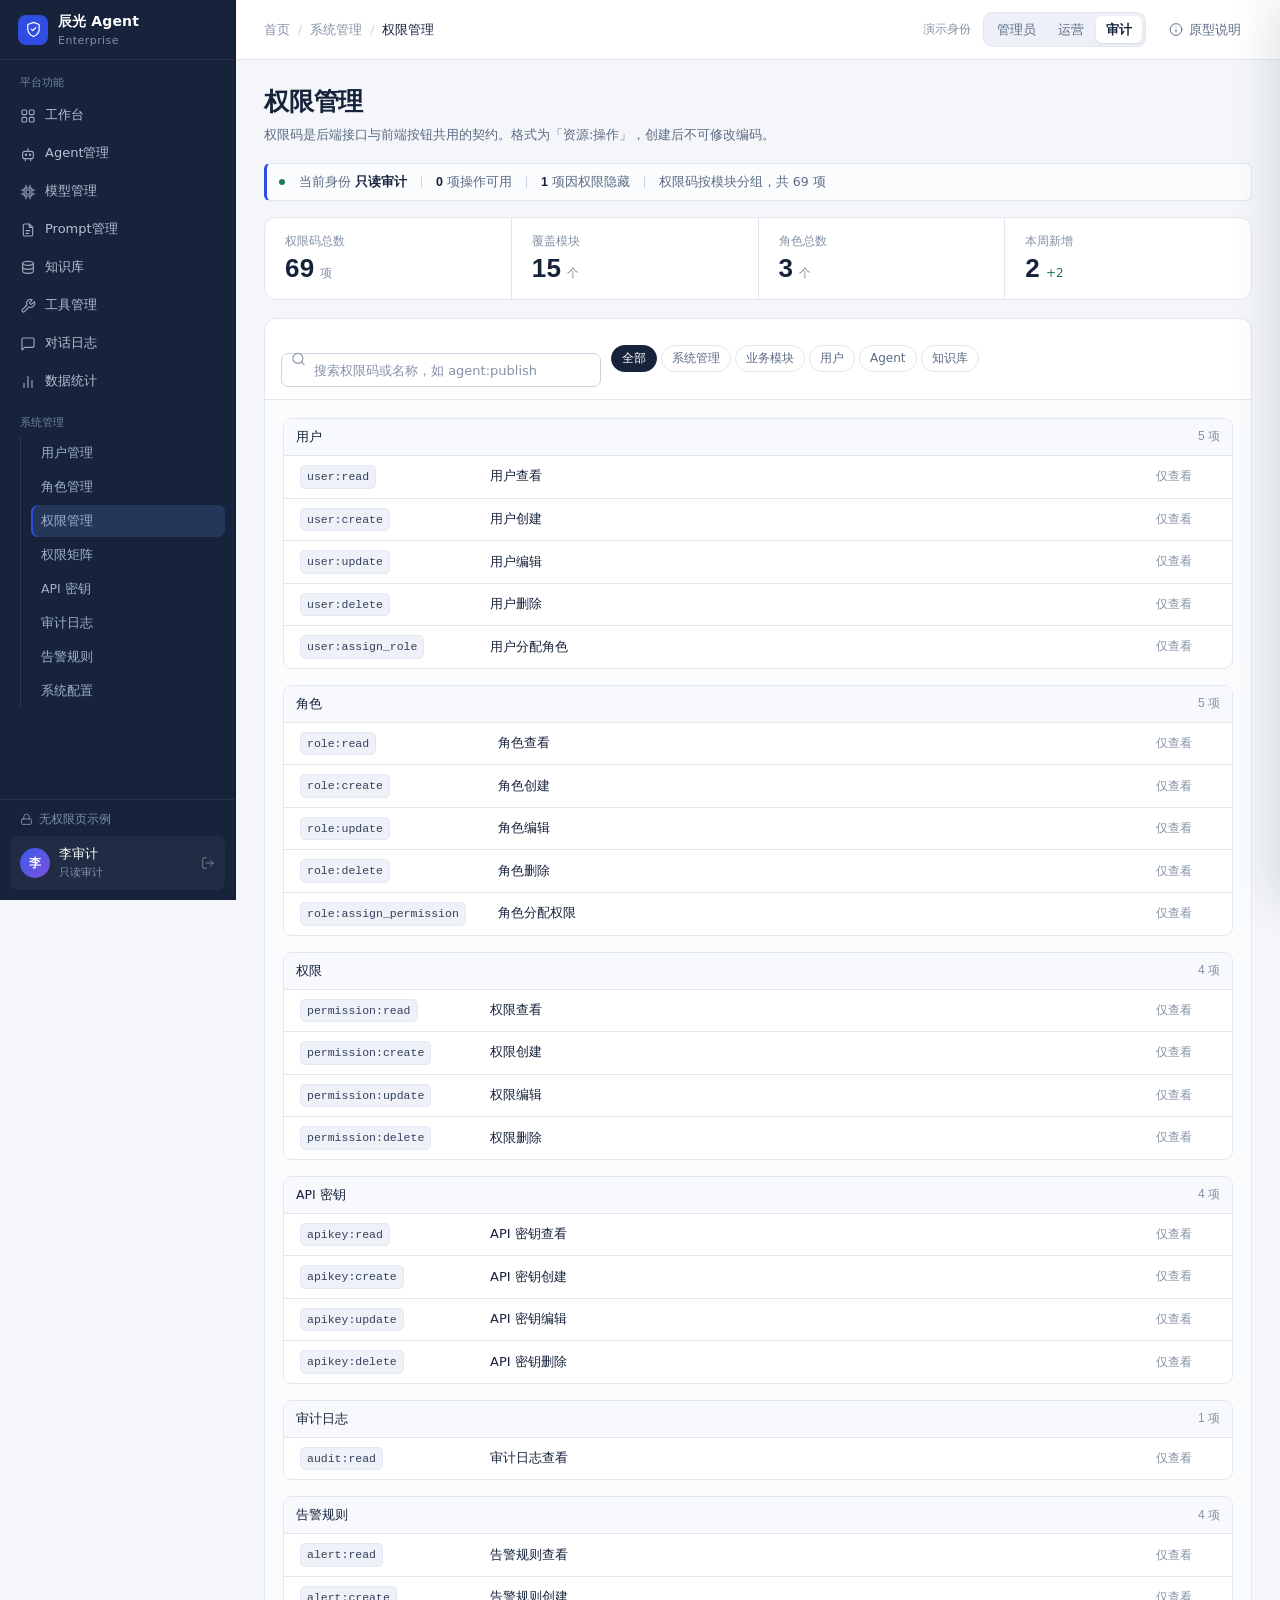
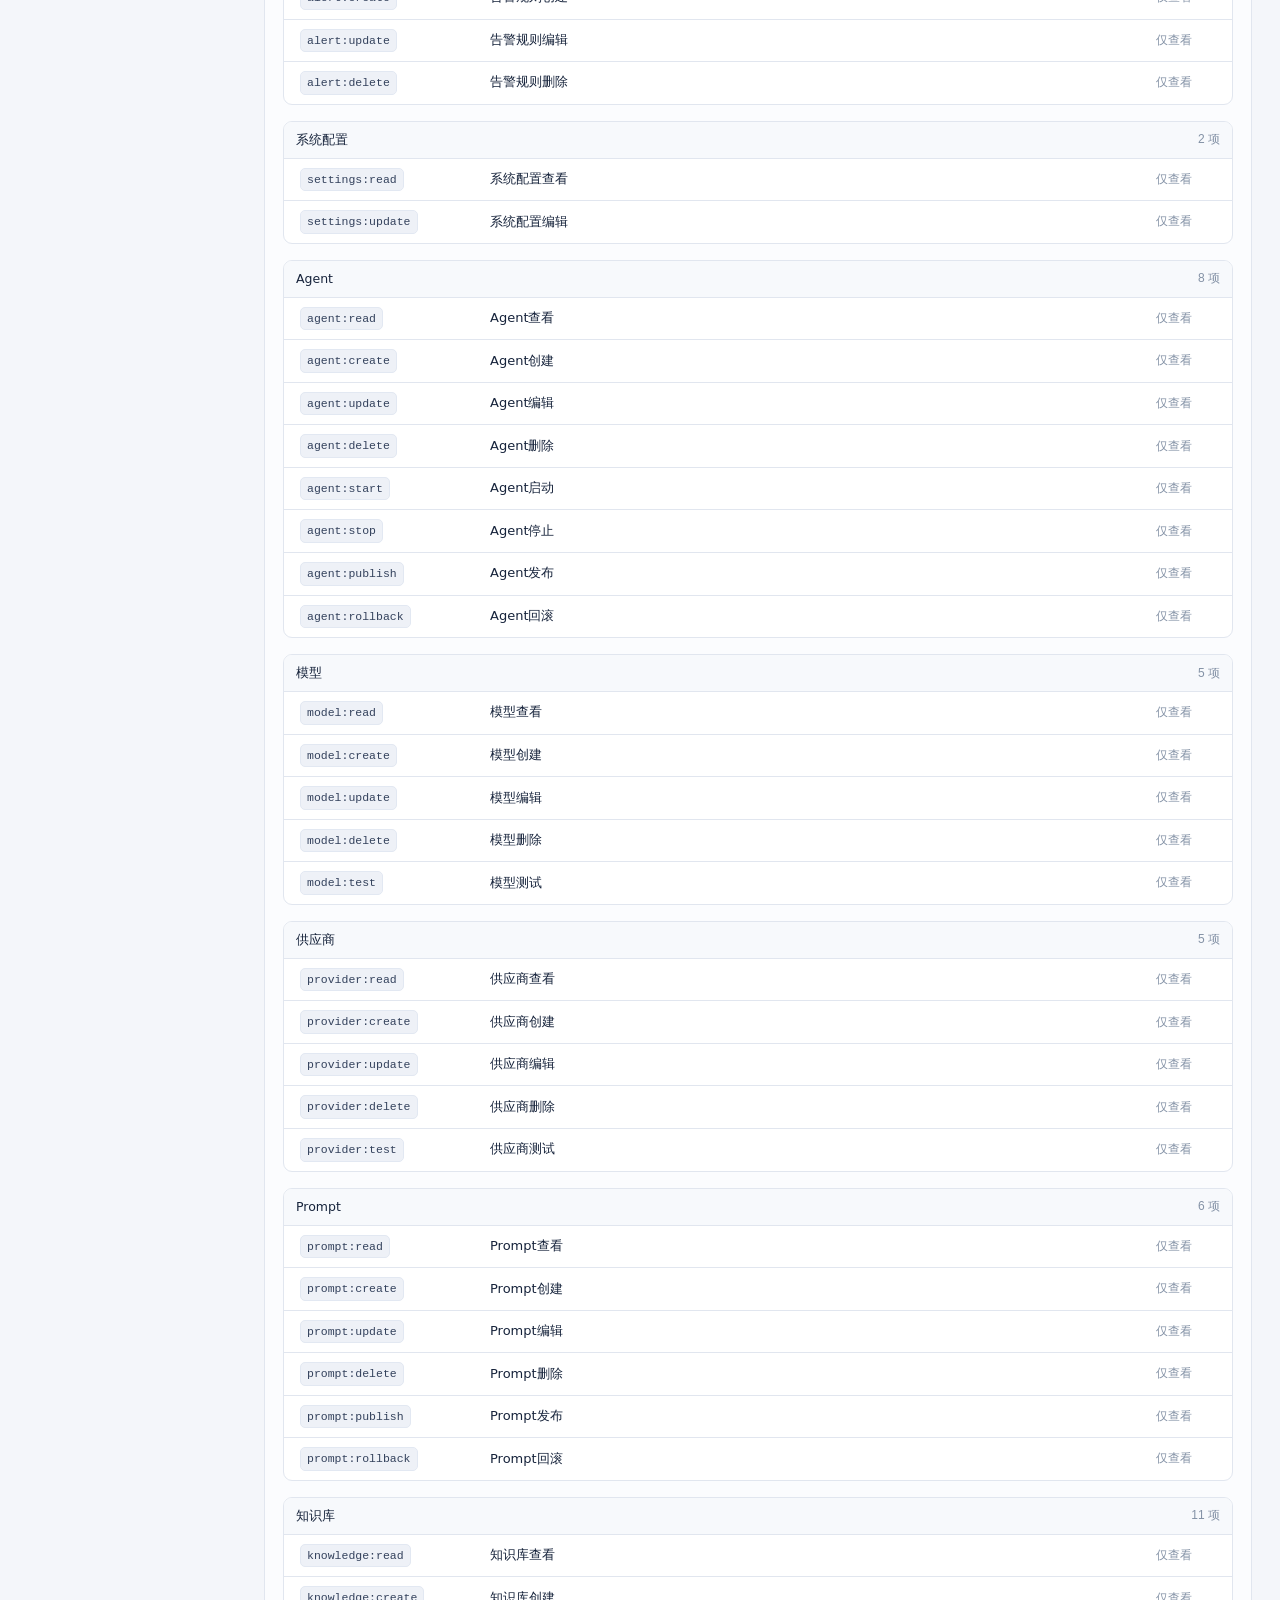
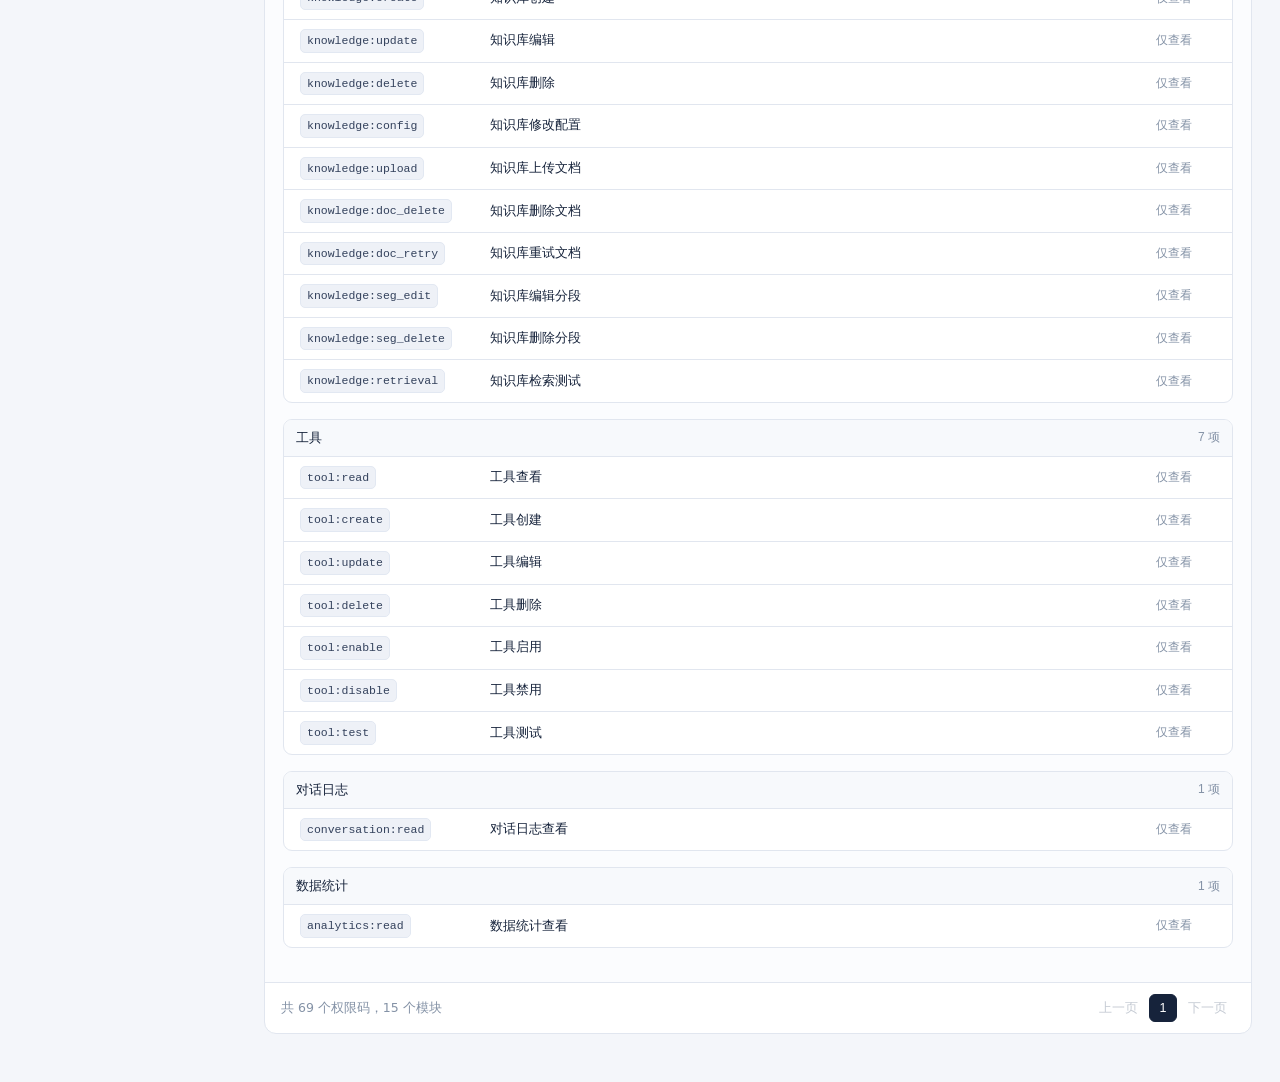
<file: docs/ui/rbac/permissions.html>
<!doctype html>
<html lang="zh-CN">
<head>
<meta charset="utf-8">
<meta name="viewport" content="width=device-width, initial-scale=1">
<title>权限管理 · 辰光 Agent</title>
<link rel="stylesheet" href="assets/styles.css">
</head>
<body data-page="permissions" data-title="权限管理" data-group="系统管理">
<div class="app">
  <aside class="sidebar" id="sidebar"></aside>
  <div class="main">
    <header class="topbar" id="topbar"></header>

    <main class="content" data-gate-scope>
      <div class="page-head">
        <div>
          <h1>权限管理</h1>
          <p class="page-sub">权限码是后端接口与前端按钮共用的契约。格式为「资源:操作」，创建后不可修改编码。</p>
        </div>
        <div class="page-actions">
          <button class="btn btn-primary" data-perm="permission:create" data-drawer-open="perm-form-drawer">
            <span class="i-15" data-icon="plus"></span>创建权限
          </button>
        </div>
      </div>

      <div class="tally">
        <span class="live-dot"></span>
        <span>当前身份 <b data-role-name>超级管理员</b></span>
        <span class="tally-sep"></span>
        <span><b data-visible-count>0</b> 项操作可用</span>
        <span class="tally-sep"></span>
        <span><b data-hidden-count>0</b> 项因权限隐藏</span>
        <span class="tally-sep"></span>
        <span>权限码按模块分组，共 69 项</span>
      </div>

      <div class="stat-strip">
        <div class="stat">
          <div class="stat-label">权限码总数</div>
          <div class="stat-value"><span class="stat-num">69</span><span class="stat-suffix">项</span></div>
        </div>
        <div class="stat">
          <div class="stat-label">覆盖模块</div>
          <div class="stat-value"><span class="stat-num">15</span><span class="stat-suffix">个</span></div>
        </div>
        <div class="stat">
          <div class="stat-label">角色总数</div>
          <div class="stat-value"><span class="stat-num">3</span><span class="stat-suffix">个</span></div>
        </div>
        <div class="stat">
          <div class="stat-label">本周新增</div>
          <div class="stat-value"><span class="stat-num">2</span><span class="stat-delta">+2</span></div>
        </div>
      </div>

      <section class="panel">
        <div class="toolbar">
          <div class="search">
            <span data-icon="search"></span>
            <input class="input" type="search" placeholder="搜索权限码或名称，如 agent:publish" data-catalog-search>
          </div>
          <div class="chip-group">
            <button class="chip" data-module-filter-btn="all" aria-pressed="true">全部</button>
            <button class="chip" data-module-filter-btn="system" aria-pressed="false">系统管理</button>
            <button class="chip" data-module-filter-btn="business" aria-pressed="false">业务模块</button>
            <button class="chip" data-module-filter-btn="user" aria-pressed="false">用户</button>
            <button class="chip" data-module-filter-btn="agent" aria-pressed="false">Agent</button>
            <button class="chip" data-module-filter-btn="knowledge" aria-pressed="false">知识库</button>
          </div>
        </div>

        <div class="panel-body" data-catalog-body data-module-filter="all" style="background:#fbfcfe"></div>

        <div class="pagination">
          <span>共 69 个权限码，15 个模块</span>
          <div class="pager"><button disabled>上一页</button><button aria-current="page">1</button><button disabled>下一页</button></div>
        </div>
      </section>
    </main>
  </div>
</div>

<div class="scrim" id="scrim"></div>

<div class="drawer" id="perm-form-drawer" role="dialog" aria-modal="true" aria-labelledby="perm-form-title">
  <div class="drawer-head">
    <div>
      <h2 class="drawer-title" id="perm-form-title">创建权限</h2>
      <p class="drawer-note">编码必须与后端接口声明的权限码一致，否则无法生效。</p>
    </div>
    <button class="btn btn-ghost btn-icon" data-drawer-close aria-label="关闭"><span class="i-16" data-icon="x"></span></button>
  </div>
  <div class="drawer-body">
    <div class="field">
      <label for="perm-code">权限编码</label>
      <input class="input" id="perm-code" placeholder="如：agent:export">
      <span class="cell-sub">格式：资源:操作；创建后不可修改</span>
    </div>
    <div class="field" style="margin-top:14px">
      <label for="perm-name">权限名称</label>
      <input class="input" id="perm-name" placeholder="如：导出 Agent 配置">
    </div>
    <div class="field" style="margin-top:14px">
      <label for="perm-desc">描述</label>
      <input class="input" id="perm-desc" placeholder="说明该权限控制的具体操作（可选）">
    </div>
    <div class="auth-hint" style="margin-top:18px">
      新增权限码后，需要在后端接口与前端按钮上同时声明，才能形成完整的授权闭环。
    </div>
  </div>
  <div class="drawer-foot">
    <button class="btn btn-outline" data-drawer-close>取消</button>
    <button class="btn btn-primary" data-drawer-close data-toast="权限已创建，可在角色管理中分配（原型示意）">创建权限</button>
  </div>
</div>

<script src="assets/app.js"></script>
</body>
</html>
</file>
<file: docs/ui/rbac/assets/styles.css>
/* ==========================================================================
   辰光 Agent 平台 · RBAC 授权原型
   设计语言：通行证台账（Access Ledger）
   ========================================================================== */

:root {
  --ink: #16233b;
  --ink-2: #1d2c46;
  --ink-3: #26385a;
  --paper: #f4f6fa;
  --surface: #ffffff;
  --cobalt: #2f4de0;
  --cobalt-600: #2740c4;
  --cobalt-soft: #edf0fe;
  --verdant: #1f7a5c;
  --verdant-soft: #e6f3ee;
  --amber: #a9640a;
  --amber-soft: #fbf1e2;
  --danger: #b3382c;
  --danger-soft: #fbeae7;
  --slate: #5b6b84;
  --slate-2: #8492a6;
  --line: #e1e6ef;
  --line-strong: #cbd4e2;
  --radius: 12px;
  --font-ui: "Microsoft YaHei", "PingFang SC", "Segoe UI", system-ui, sans-serif;
  --font-num: "Bahnschrift", "DIN Alternate", "Segoe UI", sans-serif;
  --font-mono: "JetBrains Mono", "Cascadia Mono", Consolas, monospace;
}

*,
*::before,
*::after {
  box-sizing: border-box;
}

html,
body {
  margin: 0;
  padding: 0;
}

body {
  font-family: var(--font-ui);
  font-size: 14px;
  line-height: 1.6;
  color: var(--ink);
  background: var(--paper);
  -webkit-font-smoothing: antialiased;
}

a {
  color: inherit;
  text-decoration: none;
}

button {
  font: inherit;
  color: inherit;
  cursor: pointer;
}

svg {
  display: block;
}

[data-icon] {
  display: inline-flex;
  align-items: center;
  justify-content: center;
  flex-shrink: 0;
}

[hidden] {
  display: none !important;
}

[data-icon] > svg {
  width: 100%;
  height: 100%;
}

.i-14 { width: 14px; height: 14px; }
.i-15 { width: 15px; height: 15px; }
.i-16 { width: 16px; height: 16px; }
.i-18 { width: 18px; height: 18px; }

:focus-visible {
  outline: 2px solid var(--cobalt);
  outline-offset: 2px;
}

/* ---------- 应用骨架 ---------- */

.app {
  display: grid;
  grid-template-columns: 236px minmax(0, 1fr);
  min-height: 100vh;
}

/* ---------- 侧边栏 ---------- */

.sidebar {
  position: sticky;
  top: 0;
  height: 100vh;
  display: flex;
  flex-direction: column;
  background: var(--ink);
  color: #c8d3e4;
  border-right: 1px solid #0f1a2d;
}

.brand {
  display: flex;
  align-items: center;
  gap: 10px;
  height: 60px;
  padding: 0 18px;
  border-bottom: 1px solid rgba(255, 255, 255, 0.07);
  flex-shrink: 0;
}

.brand-mark {
  width: 30px;
  height: 30px;
  border-radius: 8px;
  background: var(--cobalt);
  display: grid;
  place-items: center;
  color: #fff;
  flex-shrink: 0;
}

.brand-mark svg {
  width: 17px;
  height: 17px;
}

.brand-text {
  min-width: 0;
}

.brand-name {
  font-size: 14px;
  font-weight: 600;
  color: #fff;
  letter-spacing: 0.01em;
}

.brand-sub {
  font-size: 11px;
  color: #7f90ad;
  letter-spacing: 0.04em;
}

.nav {
  flex: 1;
  overflow-y: auto;
  padding: 14px 10px 10px;
}

.nav-label {
  padding: 0 10px;
  margin: 14px 0 6px;
  font-size: 11px;
  color: #6f81a1;
}

.nav-label:first-child {
  margin-top: 0;
}

.nav-item {
  display: flex;
  align-items: center;
  gap: 9px;
  height: 36px;
  padding: 0 10px;
  margin-bottom: 2px;
  border-radius: 7px;
  font-size: 13px;
  color: #b3c1d6;
  transition: background 0.15s ease, color 0.15s ease;
}

.nav-item .ico {
  width: 16px;
  height: 16px;
  opacity: 0.85;
  flex-shrink: 0;
}

.nav-item:hover {
  background: rgba(255, 255, 255, 0.05);
  color: #fff;
}

.nav-item.active {
  background: #24365a;
  color: #fff;
  font-weight: 500;
  box-shadow: inset 2px 0 0 var(--cobalt);
}

.nav-item.active .ico {
  opacity: 1;
  color: #8fa4ff;
}

.nav-sub {
  margin: 2px 0 4px 10px;
  padding-left: 10px;
  border-left: 1px solid rgba(255, 255, 255, 0.09);
}

.nav-sub .nav-item {
  height: 32px;
  font-size: 12.5px;
  color: #9fb0c9;
}

.sidebar-foot {
  padding: 10px;
  border-top: 1px solid rgba(255, 255, 255, 0.07);
  flex-shrink: 0;
}

.side-link {
  display: flex;
  align-items: center;
  gap: 6px;
  padding: 0 10px 8px;
  font-size: 11.5px;
  color: #7f90ad;
}

.side-link:hover {
  color: #c8d3e4;
}

.user-chip {
  display: flex;
  align-items: center;
  gap: 9px;
  padding: 8px 10px;
  border-radius: 8px;
  background: rgba(255, 255, 255, 0.04);
}

.avatar {
  width: 30px;
  height: 30px;
  border-radius: 50%;
  background: linear-gradient(135deg, #3a5be8, #7d4fe0);
  color: #fff;
  display: grid;
  place-items: center;
  font-size: 12px;
  font-weight: 600;
  flex-shrink: 0;
}

.user-meta {
  min-width: 0;
  flex: 1;
}

.user-name {
  font-size: 12.5px;
  color: #fff;
  white-space: nowrap;
  overflow: hidden;
  text-overflow: ellipsis;
}

.user-role {
  font-size: 11px;
  color: #7f90ad;
}

/* ---------- 主区域 ---------- */

.main {
  min-width: 0;
  display: flex;
  flex-direction: column;
}

.topbar {
  position: sticky;
  top: 0;
  z-index: 20;
  height: 60px;
  display: flex;
  align-items: center;
  justify-content: space-between;
  gap: 16px;
  padding: 0 28px;
  background: rgba(255, 255, 255, 0.92);
  backdrop-filter: blur(8px);
  border-bottom: 1px solid var(--line);
  flex-shrink: 0;
}

.crumbs {
  display: flex;
  align-items: center;
  gap: 8px;
  font-size: 12.5px;
  color: var(--slate-2);
  min-width: 0;
}

.crumbs .sep {
  color: var(--line-strong);
}

.crumbs .now {
  color: var(--ink);
  font-weight: 500;
}

.topbar-right {
  display: flex;
  align-items: center;
  gap: 12px;
  flex-shrink: 0;
}

.role-label {
  font-size: 11.5px;
  color: var(--slate-2);
}

.role-switch {
  display: flex;
  align-items: center;
  gap: 2px;
  padding: 3px;
  background: #edf0f6;
  border: 1px solid var(--line);
  border-radius: 9px;
}

.role-btn {
  height: 27px;
  padding: 0 10px;
  border: 0;
  border-radius: 6px;
  background: transparent;
  color: var(--slate);
  font-size: 12.5px;
  white-space: nowrap;
}

.role-btn:hover {
  color: var(--ink);
}

.role-btn[aria-pressed="true"] {
  background: #fff;
  color: var(--ink);
  font-weight: 600;
  box-shadow: 0 1px 2px rgba(22, 35, 59, 0.1);
}

.content {
  flex: 1;
  width: 100%;
  max-width: 1320px;
  padding: 26px 28px 48px;
}

/* ---------- 页头 ---------- */

.page-head {
  display: flex;
  align-items: flex-start;
  justify-content: space-between;
  gap: 24px;
  margin-bottom: 18px;
}

.page-head h1 {
  margin: 0;
  font-size: 25px;
  line-height: 1.3;
  font-weight: 700;
  letter-spacing: -0.01em;
}

.page-sub {
  margin: 6px 0 0;
  max-width: 62ch;
  color: var(--slate);
  font-size: 13px;
}

.page-actions {
  display: flex;
  align-items: center;
  gap: 8px;
  flex-shrink: 0;
  padding-top: 4px;
}

/* ---------- 权限提示条 ---------- */

.tally {
  display: flex;
  align-items: center;
  flex-wrap: wrap;
  gap: 8px 14px;
  margin-bottom: 16px;
  padding: 8px 12px;
  border: 1px solid var(--line);
  border-left: 3px solid var(--cobalt);
  border-radius: 6px;
  background: #fbfcfe;
  font-size: 12.5px;
  color: var(--slate);
}

.tally b {
  color: var(--ink);
  font-family: var(--font-num);
  font-weight: 600;
}

.tally .live-dot {
  width: 6px;
  height: 6px;
  border-radius: 50%;
  background: var(--verdant);
  flex-shrink: 0;
}

.tally-sep {
  width: 1px;
  height: 12px;
  background: var(--line-strong);
}

/* ---------- 面板 ---------- */

.panel {
  background: var(--surface);
  border: 1px solid var(--line);
  border-radius: var(--radius);
  overflow: hidden;
}

.panel + .panel {
  margin-top: 18px;
}

.panel-head {
  display: flex;
  align-items: center;
  justify-content: space-between;
  gap: 16px;
  padding: 14px 18px;
  border-bottom: 1px solid var(--line);
}

.panel-title {
  margin: 0;
  font-size: 14px;
  font-weight: 600;
}

.panel-note {
  font-size: 12px;
  color: var(--slate-2);
}

.panel-body {
  padding: 18px;
}

/* ---------- 指标条 ---------- */

.stat-strip {
  display: flex;
  flex-wrap: wrap;
  gap: 0;
  margin-bottom: 18px;
  background: var(--surface);
  border: 1px solid var(--line);
  border-radius: var(--radius);
}

.stat {
  flex: 1 1 0;
  min-width: 150px;
  padding: 14px 20px;
  border-right: 1px solid var(--line);
}

.stat:last-child {
  border-right: 0;
}

.stat-label {
  font-size: 12px;
  color: var(--slate-2);
}

.stat-value {
  display: flex;
  align-items: baseline;
  gap: 6px;
  margin-top: 2px;
}

.stat-num {
  font-family: var(--font-num);
  font-size: 26px;
  font-weight: 600;
  line-height: 1.2;
  letter-spacing: 0.01em;
}

.stat-suffix {
  font-size: 12px;
  color: var(--slate-2);
}

.stat-delta {
  font-size: 12px;
  color: var(--verdant);
}

/* ---------- 表格 ---------- */

.table-wrap {
  width: 100%;
  overflow-x: auto;
}

table.tbl {
  width: 100%;
  border-collapse: collapse;
  font-size: 13px;
}

table.tbl th {
  padding: 10px 16px;
  background: #fafbfd;
  border-bottom: 1px solid var(--line);
  color: var(--slate);
  font-size: 12px;
  font-weight: 500;
  text-align: left;
  white-space: nowrap;
}

table.tbl td {
  padding: 12px 16px;
  border-bottom: 1px solid var(--line);
  vertical-align: middle;
}

table.tbl tbody tr:last-child td {
  border-bottom: 0;
}

table.tbl tbody tr:hover {
  background: #fafbfe;
}

td.num,
th.num {
  font-family: var(--font-num);
  color: var(--slate);
}

.cell-name {
  font-weight: 500;
}

.cell-sub {
  font-size: 12px;
  color: var(--slate-2);
}

.row-actions {
  display: flex;
  align-items: center;
  gap: 4px;
}

.row-actions .btn-ghost {
  color: #46566f;
}

.row-actions svg {
  stroke-width: 2;
}

.row-actions-empty {
  color: var(--slate-2);
  font-size: 12px;
}

/* ---------- 代码 / 徽章 ---------- */

.code {
  display: inline-block;
  padding: 1px 6px;
  border: 1px solid #e2e8f2;
  border-radius: 5px;
  background: #eef1f7;
  color: #33415c;
  font-family: var(--font-mono);
  font-size: 11.5px;
  line-height: 1.7;
  white-space: nowrap;
}

.badge {
  display: inline-flex;
  align-items: center;
  gap: 4px;
  padding: 1px 8px;
  border: 1px solid transparent;
  border-radius: 999px;
  font-size: 12px;
  line-height: 1.7;
  white-space: nowrap;
}

.badge-green {
  background: var(--verdant-soft);
  color: var(--verdant);
  border-color: #cfe8de;
}

.badge-gray {
  background: #f1f4f8;
  color: var(--slate);
  border-color: var(--line);
}

.badge-amber {
  background: var(--amber-soft);
  color: var(--amber);
  border-color: #f0dfc2;
}

.badge-blue {
  background: var(--cobalt-soft);
  color: var(--cobalt-600);
  border-color: #d9defb;
}

.badge-red {
  background: var(--danger-soft);
  color: var(--danger);
  border-color: #f2cec9;
}

.badge svg {
  width: 11px;
  height: 11px;
}

/* ---------- 按钮 ---------- */

.btn {
  display: inline-flex;
  align-items: center;
  justify-content: center;
  gap: 6px;
  height: 34px;
  padding: 0 14px;
  border: 1px solid transparent;
  border-radius: 8px;
  font-size: 13px;
  font-weight: 500;
  white-space: nowrap;
  transition: background 0.15s ease, border-color 0.15s ease, color 0.15s ease;
}

.btn svg {
  width: 15px;
  height: 15px;
}

.btn-primary {
  background: var(--cobalt);
  color: #fff;
}

.btn-primary:hover {
  background: var(--cobalt-600);
}

.btn-outline {
  background: #fff;
  border-color: var(--line-strong);
  color: var(--ink);
}

.btn-outline:hover {
  border-color: #aebbd0;
  background: #fafbfd;
}

.btn-ghost {
  background: transparent;
  color: var(--slate);
}

.btn-ghost:hover {
  background: #eff2f7;
  color: var(--ink);
}

.btn-danger {
  background: #fff;
  border-color: #f0c9c4;
  color: var(--danger);
}

.btn-danger:hover {
  background: var(--danger-soft);
}

.btn-sm {
  height: 28px;
  padding: 0 10px;
  font-size: 12.5px;
  border-radius: 7px;
}

.btn-icon {
  width: 30px;
  height: 30px;
  padding: 0;
  border-radius: 7px;
}

.btn-icon svg {
  width: 15px;
  height: 15px;
}

.btn:disabled {
  cursor: not-allowed;
  opacity: 0.45;
}

/* ---------- 表单 ---------- */

.field {
  display: flex;
  flex-direction: column;
  gap: 5px;
}

.field label {
  font-size: 12.5px;
  color: var(--slate);
}

.input,
.select {
  width: 100%;
  height: 34px;
  padding: 0 11px;
  border: 1px solid var(--line-strong);
  border-radius: 7px;
  background: #fff;
  color: var(--ink);
  font-family: inherit;
  font-size: 13px;
}

.input::placeholder {
  color: var(--slate-2);
}

.input:focus,
.select:focus {
  outline: none;
  border-color: var(--cobalt);
  box-shadow: 0 0 0 3px rgba(47, 77, 224, 0.12);
}

.search {
  position: relative;
  flex: 1;
  max-width: 320px;
}

.search svg {
  position: absolute;
  left: 10px;
  top: 50%;
  transform: translateY(-50%);
  width: 15px;
  height: 15px;
  color: var(--slate-2);
}

.search .input {
  padding-left: 32px;
}

.toolbar {
  display: flex;
  align-items: center;
  gap: 10px;
  flex-wrap: wrap;
  padding: 12px 16px;
  border-bottom: 1px solid var(--line);
}

.chip-group {
  display: flex;
  gap: 4px;
  flex-wrap: wrap;
}

.chip {
  height: 27px;
  padding: 0 10px;
  border: 1px solid var(--line);
  border-radius: 999px;
  background: #fff;
  color: var(--slate);
  font-size: 12px;
}

.chip:hover {
  border-color: var(--line-strong);
  color: var(--ink);
}

.chip[aria-pressed="true"] {
  background: var(--ink);
  border-color: var(--ink);
  color: #fff;
}

/* ---------- 分页 ---------- */

.pagination {
  display: flex;
  align-items: center;
  justify-content: space-between;
  gap: 12px;
  padding: 11px 16px;
  border-top: 1px solid var(--line);
  font-size: 12.5px;
  color: var(--slate-2);
}

.pager {
  display: flex;
  align-items: center;
  gap: 3px;
}

.pager button {
  min-width: 28px;
  height: 28px;
  padding: 0 7px;
  border: 1px solid transparent;
  border-radius: 6px;
  background: transparent;
  color: var(--slate);
  font-size: 12.5px;
  font-family: var(--font-num);
}

.pager button:hover {
  background: #eff2f7;
}

.pager button[aria-current="page"] {
  background: var(--ink);
  border-color: var(--ink);
  color: #fff;
}

.pager button:disabled {
  opacity: 0.35;
  cursor: not-allowed;
}

/* ---------- 权限矩阵 ---------- */

.matrix-wrap {
  overflow-x: auto;
}

table.matrix {
  border-collapse: separate;
  border-spacing: 0;
  width: 100%;
  font-size: 12.5px;
}

table.matrix th,
table.matrix td {
  border-bottom: 1px solid var(--line);
  padding: 8px 10px;
  text-align: center;
  white-space: nowrap;
}

table.matrix thead th {
  position: sticky;
  top: 0;
  z-index: 2;
  background: #fafbfd;
  color: var(--slate);
  font-weight: 500;
  font-size: 12px;
  border-bottom: 1px solid var(--line-strong);
}

table.matrix tbody th {
  position: sticky;
  left: 0;
  z-index: 1;
  background: #fff;
  text-align: left;
  font-weight: 500;
  color: var(--ink);
  padding-left: 16px;
  min-width: 132px;
}

table.matrix thead th:first-child {
  left: 0;
  z-index: 3;
  text-align: left;
  padding-left: 16px;
}

table.matrix tr.group th {
  background: #f6f8fc;
  color: var(--slate);
  font-weight: 600;
  text-align: left;
  padding-left: 16px;
  font-size: 12px;
}

table.matrix td {
  width: 76px;
}

.dot {
  display: inline-block;
  width: 15px;
  height: 15px;
  border-radius: 50%;
  border: 1.5px solid #d6dde9;
  background: #fff;
  vertical-align: middle;
}

.dot.on {
  background: var(--cobalt);
  border-color: var(--cobalt);
}

.dot.on.sup {
  background: var(--verdant);
  border-color: var(--verdant);
}

.dot.count {
  display: inline-grid;
  place-items: center;
  width: auto;
  min-width: 22px;
  height: 18px;
  padding: 0 5px;
  border-radius: 999px;
  background: var(--cobalt-soft);
  border: 1px solid #d9defb;
  color: var(--cobalt-600);
  font-family: var(--font-num);
  font-size: 11px;
}

.matrix-legend {
  display: flex;
  align-items: center;
  gap: 16px;
  padding: 10px 16px;
  border-top: 1px solid var(--line);
  font-size: 12px;
  color: var(--slate-2);
}

.legend-item {
  display: flex;
  align-items: center;
  gap: 6px;
}

table.matrix-wide td {
  width: 58px;
  padding: 6px 4px;
}

table.matrix-wide thead th {
  padding: 6px 4px;
  position: static;
}

table.matrix-wide thead tr:first-child th {
  border-bottom: 1px solid var(--line);
}

table.matrix-wide th.role-head {
  color: var(--ink);
  font-size: 12.5px;
  font-weight: 600;
}

table.matrix-wide td.group-start,
table.matrix-wide th.group-start {
  border-left: 1px solid var(--line-strong);
}

.role-cards {
  display: grid;
  grid-template-columns: repeat(auto-fit, minmax(230px, 1fr));
  gap: 14px;
  margin-bottom: 18px;
}

.role-card {
  padding: 16px 18px;
  background: var(--surface);
  border: 1px solid var(--line);
  border-radius: var(--radius);
}

.role-card-top {
  display: flex;
  align-items: center;
  justify-content: space-between;
  gap: 12px;
}

.role-card-name {
  font-size: 15px;
  font-weight: 600;
}

.role-card-code {
  font-family: var(--font-mono);
  font-size: 11.5px;
  color: var(--slate-2);
}

.role-card-count {
  margin-top: 10px;
  font-family: var(--font-num);
  font-size: 24px;
  font-weight: 600;
}

.role-card-count span {
  font-family: var(--font-ui);
  font-size: 12px;
  font-weight: 400;
  color: var(--slate-2);
}

.role-card-desc {
  margin-top: 2px;
  font-size: 12px;
  color: var(--slate);
}

/* ---------- 抽屉 ---------- */

.scrim {
  position: fixed;
  inset: 0;
  z-index: 60;
  background: rgba(16, 26, 44, 0.42);
  opacity: 0;
  pointer-events: none;
  transition: opacity 0.18s ease;
}

.scrim.open {
  opacity: 1;
  pointer-events: auto;
}

.drawer {
  position: fixed;
  top: 0;
  right: 0;
  bottom: 0;
  z-index: 61;
  width: 440px;
  max-width: 92vw;
  display: flex;
  flex-direction: column;
  background: #fff;
  border-left: 1px solid var(--line);
  box-shadow: -18px 0 40px rgba(22, 35, 59, 0.12);
  transform: translateX(102%);
  transition: transform 0.22s ease;
}

.drawer.open {
  transform: translateX(0);
}

.drawer-head {
  display: flex;
  align-items: flex-start;
  justify-content: space-between;
  gap: 12px;
  padding: 18px 20px;
  border-bottom: 1px solid var(--line);
}

.drawer-title {
  margin: 0;
  font-size: 16px;
  font-weight: 600;
}

.drawer-note {
  margin: 4px 0 0;
  font-size: 12.5px;
  color: var(--slate);
}

.drawer-body {
  flex: 1;
  overflow-y: auto;
  padding: 18px 20px;
}

.drawer-foot {
  display: flex;
  justify-content: flex-end;
  gap: 8px;
  padding: 14px 20px;
  border-top: 1px solid var(--line);
  background: #fcfdff;
}

.perm-group {
  margin-bottom: 16px;
  border: 1px solid var(--line);
  border-radius: 9px;
  overflow: hidden;
  background: #fff;
}

.perm-group table.tbl td {
  padding: 9px 16px;
}

.perm-group-head {
  display: flex;
  align-items: center;
  justify-content: space-between;
  padding: 8px 12px;
  background: #f7f9fc;
  border-bottom: 1px solid var(--line);
  font-size: 12.5px;
  font-weight: 500;
}

.perm-group-head .count {
  font-family: var(--font-num);
  color: var(--slate-2);
  font-size: 12px;
}

.perm-row {
  display: flex;
  align-items: center;
  gap: 9px;
  padding: 7px 12px;
  border-bottom: 1px solid #f0f3f8;
  cursor: pointer;
}

.perm-row:last-child {
  border-bottom: 0;
}

.perm-row:hover {
  background: #fafbfe;
}

.perm-row input {
  width: 14px;
  height: 14px;
  accent-color: var(--cobalt);
  flex-shrink: 0;
}

.perm-row .name {
  font-size: 12.5px;
}

.perm-row .code {
  margin-left: auto;
  font-size: 11px;
}

/* ---------- 提示 ---------- */

.toast {
  position: fixed;
  left: 50%;
  bottom: 28px;
  z-index: 80;
  transform: translate(-50%, 12px);
  display: flex;
  align-items: center;
  gap: 8px;
  padding: 9px 16px;
  border-radius: 9px;
  background: var(--ink);
  color: #fff;
  font-size: 13px;
  opacity: 0;
  pointer-events: none;
  transition: opacity 0.2s ease, transform 0.2s ease;
}

.toast.show {
  opacity: 1;
  transform: translate(-50%, 0);
}

.toast svg {
  width: 15px;
  height: 15px;
  color: #7ee2b8;
}

/* ---------- 索引页 ---------- */

.hero {
  display: grid;
  grid-template-columns: minmax(0, 1.05fr) minmax(0, 0.95fr);
  gap: 40px;
  align-items: center;
  padding: 34px 0 40px;
  border-bottom: 1px solid var(--line);
}

.hero h1 {
  margin: 0;
  font-size: 42px;
  line-height: 1.28;
  font-weight: 700;
  letter-spacing: -0.02em;
}

.hero h1 em {
  font-style: normal;
  color: var(--cobalt);
}

.hero p {
  margin: 16px 0 0;
  max-width: 44ch;
  color: var(--slate);
  font-size: 14.5px;
}

.hero-meta {
  display: flex;
  gap: 26px;
  margin-top: 26px;
}

.hero-meta div span {
  display: block;
}

.hero-meta .k {
  font-family: var(--font-num);
  font-size: 22px;
  font-weight: 600;
  color: var(--ink);
}

.hero-meta .v {
  font-size: 12px;
  color: var(--slate-2);
}

.hero-card {
  background: var(--surface);
  border: 1px solid var(--line);
  border-radius: 14px;
  overflow: hidden;
}

.hero-card-head {
  display: flex;
  align-items: center;
  justify-content: space-between;
  padding: 12px 16px;
  border-bottom: 1px solid var(--line);
  font-size: 12.5px;
  color: var(--slate);
}

.hero-card-body {
  padding: 8px 0;
}

.mini-row {
  display: grid;
  grid-template-columns: 92px repeat(5, 1fr);
  align-items: center;
  gap: 4px;
  padding: 6px 16px;
  font-size: 12px;
}

.mini-row.head {
  color: var(--slate-2);
  font-size: 11.5px;
  padding-bottom: 8px;
}

.mini-row .mod {
  color: var(--ink);
}

.mini-row .cell {
  text-align: center;
}

.section-head {
  display: flex;
  align-items: baseline;
  justify-content: space-between;
  gap: 16px;
  margin: 34px 0 14px;
}

.section-head h2 {
  margin: 0;
  font-size: 18px;
  font-weight: 600;
}

.section-head span {
  font-size: 12.5px;
  color: var(--slate-2);
}

.page-list {
  background: var(--surface);
  border: 1px solid var(--line);
  border-radius: var(--radius);
  overflow: hidden;
}

.page-list a {
  display: grid;
  grid-template-columns: 190px minmax(0, 1fr) 160px 90px;
  gap: 18px;
  align-items: center;
  padding: 14px 18px;
  border-bottom: 1px solid var(--line);
  transition: background 0.15s ease;
}

.page-list a:last-child {
  border-bottom: 0;
}

.page-list a:hover {
  background: #fafbfe;
}

.page-list .pname {
  font-weight: 500;
}

.page-list .pdesc {
  color: var(--slate);
  font-size: 12.5px;
}

.page-list .pcode {
  display: flex;
  flex-wrap: wrap;
  gap: 4px;
}

.page-list .pgo {
  text-align: right;
  font-size: 12.5px;
  color: var(--cobalt);
}

.token-grid {
  display: grid;
  grid-template-columns: repeat(auto-fit, minmax(150px, 1fr));
  gap: 10px;
}

.swatch {
  border: 1px solid var(--line);
  border-radius: 9px;
  overflow: hidden;
  background: #fff;
}

.swatch-color {
  height: 54px;
}

.swatch-meta {
  padding: 8px 10px;
  font-size: 11.5px;
  color: var(--slate);
}

.swatch-meta b {
  display: block;
  color: var(--ink);
  font-weight: 500;
  font-family: var(--font-mono);
  font-size: 11px;
}

/* ---------- 登录页 ---------- */

.auth {
  display: grid;
  grid-template-columns: 46% 54%;
  min-height: 100vh;
}

.auth-brand {
  position: relative;
  display: flex;
  flex-direction: column;
  justify-content: space-between;
  padding: 44px 48px;
  background: var(--ink);
  color: #fff;
  overflow: hidden;
}

.auth-brand::after {
  content: "";
  position: absolute;
  inset: 0;
  background-image: radial-gradient(rgba(255, 255, 255, 0.13) 1px, transparent 1px);
  background-size: 22px 22px;
  opacity: 0.35;
  pointer-events: none;
}

.auth-brand > * {
  position: relative;
  z-index: 1;
}

.auth-brand .brand {
  padding: 0;
  border: 0;
  height: auto;
}

.auth-statement {
  max-width: 420px;
}

.auth-statement h2 {
  margin: 0;
  font-size: 34px;
  line-height: 1.34;
  font-weight: 600;
  letter-spacing: -0.01em;
}

.auth-statement p {
  margin: 16px 0 0;
  color: #a9b7ce;
  font-size: 13.5px;
  line-height: 1.8;
}

.auth-quote {
  margin-top: 34px;
  padding-left: 14px;
  border-left: 2px solid var(--cobalt);
  color: #8fa0bb;
  font-size: 12.5px;
}

.auth-foot {
  font-size: 11.5px;
  color: #6f81a1;
}

.auth-panel {
  display: flex;
  align-items: center;
  justify-content: center;
  padding: 44px;
  background: var(--paper);
}

.auth-form {
  width: 100%;
  max-width: 352px;
}

.auth-form h1 {
  margin: 0;
  font-size: 24px;
  font-weight: 700;
}

.auth-form > p {
  margin: 6px 0 26px;
  color: var(--slate);
  font-size: 13px;
}

.auth-form .field + .field {
  margin-top: 14px;
}

.captcha-row {
  display: flex;
  gap: 8px;
}

.captcha-row .input {
  flex: 1;
}

.captcha-box {
  position: relative;
  width: 108px;
  height: 34px;
  flex-shrink: 0;
  display: flex;
  align-items: center;
  justify-content: center;
  border: 1px solid var(--line-strong);
  border-radius: 7px;
  background: #f7f9fc;
  overflow: hidden;
  cursor: pointer;
}

.captcha-box::before,
.captcha-box::after {
  content: "";
  position: absolute;
  left: -10%;
  width: 120%;
  height: 1px;
  background: rgba(47, 77, 224, 0.35);
}

.captcha-box::before {
  top: 36%;
  transform: rotate(-8deg);
}

.captcha-box::after {
  top: 68%;
  transform: rotate(5deg);
}

.captcha-text {
  font-family: var(--font-mono);
  font-size: 17px;
  font-weight: 700;
  letter-spacing: 5px;
  color: #26385a;
  transform: skewX(-8deg) rotate(-2deg);
  user-select: none;
}

.auth-submit {
  width: 100%;
  height: 40px;
  margin-top: 22px;
}

.auth-hint {
  margin-top: 22px;
  padding: 10px 12px;
  border: 1px dashed var(--line-strong);
  border-radius: 8px;
  background: #fff;
  font-size: 12px;
  color: var(--slate);
}

.auth-hint b {
  color: var(--ink);
  font-weight: 500;
}

/* ---------- 403 ---------- */

.denied {
  display: flex;
  flex-direction: column;
  align-items: center;
  justify-content: center;
  min-height: calc(100vh - 60px);
  padding: 40px;
  text-align: center;
}

.denied-code {
  font-family: var(--font-num);
  font-size: 92px;
  line-height: 1;
  font-weight: 600;
  color: #d8dfec;
  letter-spacing: 0.02em;
}

.denied h1 {
  margin: 8px 0 0;
  font-size: 24px;
  font-weight: 700;
}

.denied p {
  margin: 10px 0 0;
  max-width: 46ch;
  color: var(--slate);
  font-size: 13.5px;
}

.denied-need {
  display: flex;
  align-items: center;
  gap: 8px;
  margin-top: 20px;
  padding: 10px 14px;
  border: 1px solid var(--line);
  border-radius: 9px;
  background: #fff;
  font-size: 12.5px;
  color: var(--slate);
}

.denied-actions {
  display: flex;
  gap: 10px;
  margin-top: 24px;
}

/* ---------- 空状态 ---------- */

.empty {
  padding: 48px 20px;
  text-align: center;
  color: var(--slate-2);
  font-size: 13px;
}

.empty strong {
  display: block;
  margin-bottom: 4px;
  color: var(--ink);
  font-size: 14px;
  font-weight: 500;
}

/* ---------- 两栏 ---------- */

.split {
  display: grid;
  grid-template-columns: minmax(0, 1.6fr) minmax(300px, 0.8fr);
  gap: 18px;
  align-items: start;
}

.stack > * + * {
  margin-top: 18px;
}

.identity-card {
  padding: 18px;
}

.identity-top {
  display: flex;
  align-items: center;
  gap: 12px;
}

.identity-top .avatar {
  width: 40px;
  height: 40px;
  font-size: 14px;
}

.identity-name {
  font-size: 15px;
  font-weight: 600;
}

.identity-sub {
  font-size: 12px;
  color: var(--slate-2);
}

.identity-list {
  margin: 16px 0 0;
  padding: 0;
  list-style: none;
  font-size: 12.5px;
}

.identity-list li {
  display: flex;
  justify-content: space-between;
  gap: 12px;
  padding: 7px 0;
  border-top: 1px solid var(--line);
}

.identity-list span {
  color: var(--slate);
}

.identity-list b {
  font-weight: 500;
  font-family: var(--font-num);
}

.timeline {
  margin: 0;
  padding: 0;
  list-style: none;
  font-size: 12.5px;
}

.timeline li {
  position: relative;
  padding: 0 0 14px 18px;
  border-left: 1px solid var(--line);
}

.timeline li:last-child {
  padding-bottom: 0;
  border-left-color: transparent;
}

.timeline li::before {
  content: "";
  position: absolute;
  left: -4px;
  top: 5px;
  width: 7px;
  height: 7px;
  border-radius: 50%;
  background: var(--cobalt);
  border: 1px solid #fff;
}

.timeline time {
  display: block;
  color: var(--slate-2);
  font-size: 11.5px;
}

.timeline b {
  font-weight: 500;
}

/* ---------- 响应式 ---------- */

@media (max-width: 1080px) {
  .app {
    grid-template-columns: 208px minmax(0, 1fr);
  }

  .split {
    grid-template-columns: minmax(0, 1fr);
  }

  .hero {
    grid-template-columns: minmax(0, 1fr);
    gap: 28px;
  }

  .auth {
    grid-template-columns: minmax(0, 1fr);
  }

  .auth-brand {
    display: none;
  }
}

@media (max-width: 760px) {
  .app {
    grid-template-columns: minmax(0, 1fr);
  }

  .sidebar {
    position: static;
    height: auto;
    flex-direction: row;
    align-items: center;
    overflow: hidden;
  }

  .brand {
    height: 56px;
    border-bottom: 0;
    border-right: 1px solid rgba(255, 255, 255, 0.07);
    flex-shrink: 0;
  }

  .brand-sub {
    display: none;
  }

  .nav {
    display: flex;
    align-items: center;
    gap: 2px;
    padding: 8px 10px;
    overflow-x: auto;
    scrollbar-width: none;
  }

  .nav::-webkit-scrollbar {
    display: none;
  }

  .nav-label,
  .nav-sub .nav-label {
    display: none;
  }

  .nav-sub {
    display: flex;
    gap: 2px;
    margin: 0;
    padding: 0;
    border-left: 0;
  }

  .nav-item,
  .nav-sub .nav-item {
    height: 32px;
    padding: 0 9px;
    margin: 0;
    white-space: nowrap;
  }

  .nav-item .ico {
    display: none;
  }

  .sidebar-foot {
    display: none;
  }

  .content {
    padding: 20px 16px 40px;
  }

  .topbar {
    padding: 0 16px;
  }

  .role-label {
    display: none;
  }

  .page-head {
    flex-direction: column;
    gap: 12px;
  }

  .page-list a {
    grid-template-columns: minmax(0, 1fr);
    gap: 4px;
  }

  .stat {
    flex-basis: 50%;
    border-bottom: 1px solid var(--line);
  }
}

@media (prefers-reduced-motion: reduce) {
  *,
  *::before,
  *::after {
    transition: none !important;
    animation: none !important;
    scroll-behavior: auto !important;
  }
}

/* 截图时禁用入场过渡，保证画面稳定 */
body.no-motion *,
body.no-motion *::before,
body.no-motion *::after {
  transition: none !important;
  animation: none !important;
}
</file>
